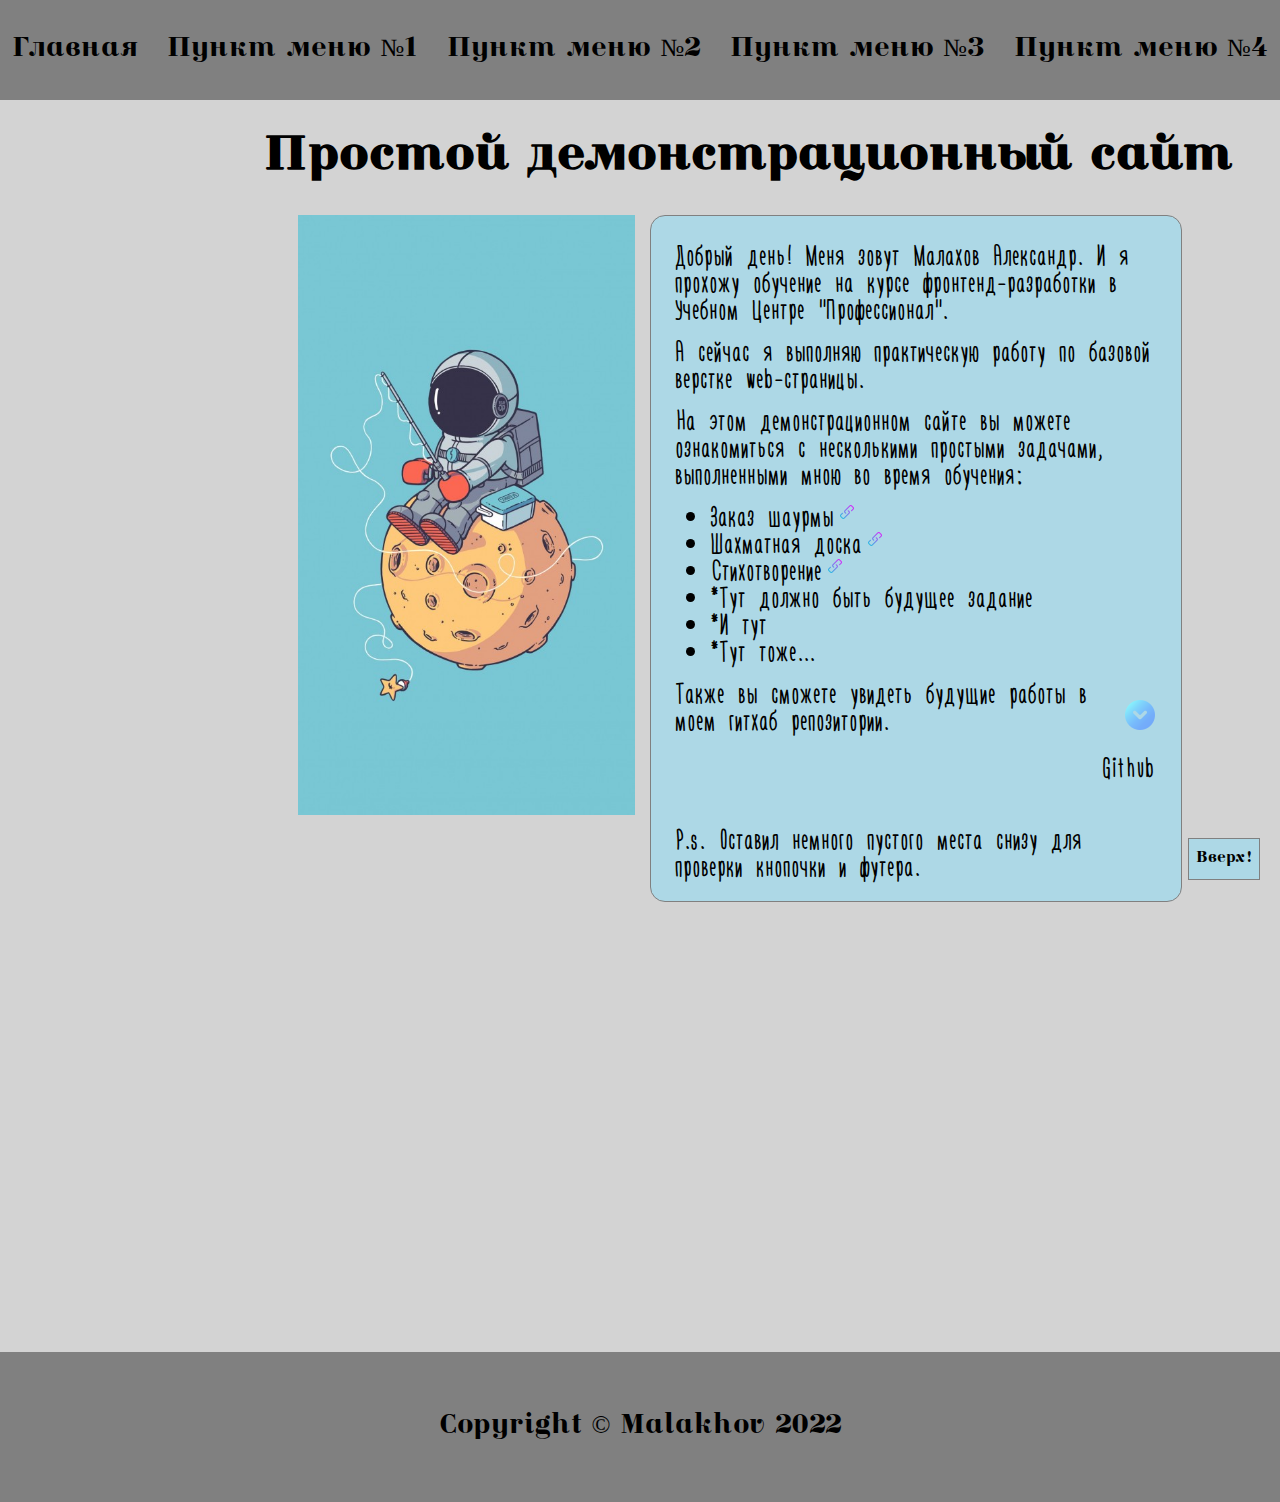
<file: всякие штуки/базовая верстка/index.html>
<!DOCTYPE html>
<html lang="ru">

<head>
    <meta charset="UTF-8">
    <link rel="stylesheet" type="text/css" href="style/style.css">
    <title>Базовая верстка</title>
</head>

<body>
    <header>
        <nav>
            <p>Главная</p>
            <p>Пункт меню №1</p>
            <p>Пункт меню №2</p>
            <p>Пункт меню №3</p>
            <p>Пункт меню №4</p>
        </nav>
    </header>
    <main>
        <div class="h">
            <h1>Простой демонстрационный сайт</h1>
        </div>
        <div class="main">
            <img class="img" src="img/astronavt.jpg">
            <div class="container">
                <p>Добрый день! Меня зовут Малахов Александр. И я прохожу обучение на курсе фронтенд-разработки в
                    Учебном Центре "Профессионал".</p>
                <p>А сейчас я выполняю практическую работу по базовой верстке
                    web-страницы.</p>
                <p>На этом демонстрационном сайте вы можете ознакомиться с несколькими простыми задачами, выполненными
                    мною во время обучения:</p>
                <ul>
                    <li><a class="list"
                            href="https://github.com/Kwazi13/For-study/tree/master/%D0%B2%D1%81%D1%8F%D0%BA%D0%B8%D0%B5%20%D1%88%D1%82%D1%83%D0%BA%D0%B8/%D0%B7%D0%B0%D0%BA%D0%B0%D0%B7%20%D1%88%D0%B0%D1%83%D1%80%D0%BC%D1%8B"
                            target="_blank">Заказ шаурмы</a></li>
                    <li><a class="list"
                            href="https://github.com/Kwazi13/For-study/tree/master/%D0%B2%D1%81%D1%8F%D0%BA%D0%B8%D0%B5%20%D1%88%D1%82%D1%83%D0%BA%D0%B8/%D1%88%D0%B0%D1%85%D0%BC%D0%B0%D1%82%D1%8B"
                            target="_blank">Шахматная доска</a></li>
                    <li><a class="list"
                            href="https://github.com/Kwazi13/For-study/tree/master/%D0%B2%D1%81%D1%8F%D0%BA%D0%B8%D0%B5%20%D1%88%D1%82%D1%83%D0%BA%D0%B8/%D1%81%D1%82%D0%B8%D1%85"
                            target="_blank">Стихотворение</a></li>
                    <li>*Тут должно быть будущее задание</li>
                    <li>*И тут</li>
                    <li>*Тут тоже...</li>
                </ul>
                <p class="git">Также вы сможете увидеть будущие работы в моем гитхаб репозитории.</p>
                <p class="left"><a class="left" href="https://github.com/Kwazi13/For-study" target="_blank">Github</a>
                </p>
                <p class="post_scriptum">P.s. Оставил немного пустого места снизу для проверки кнопочки и футера.</p>
            </div>
        </div>
        <div class="up"><a class="link" href="">Вверх!</a></div>
        <div class="empty"></div>
    </main>
    <footer>
        <p>Copyright &copy; Malakhov 2022</p>
    </footer>
</body>

</html>
</file>
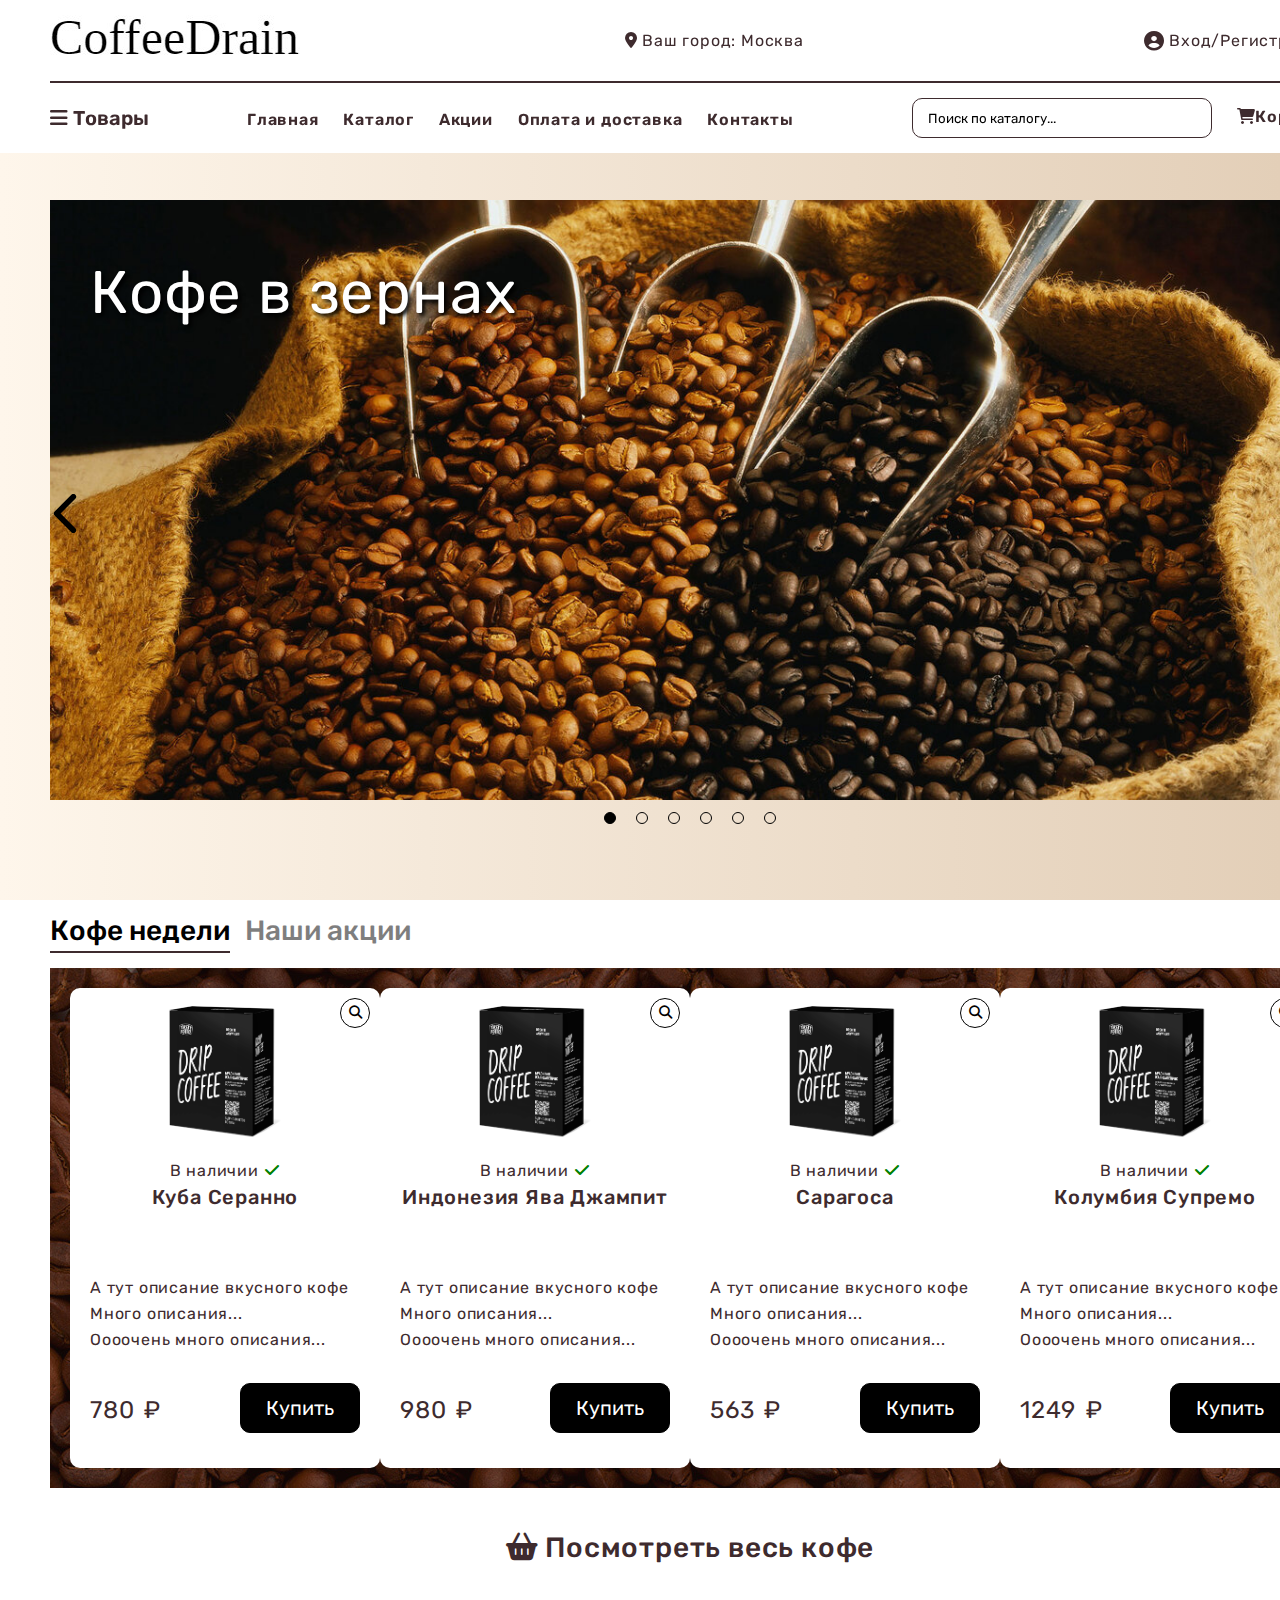
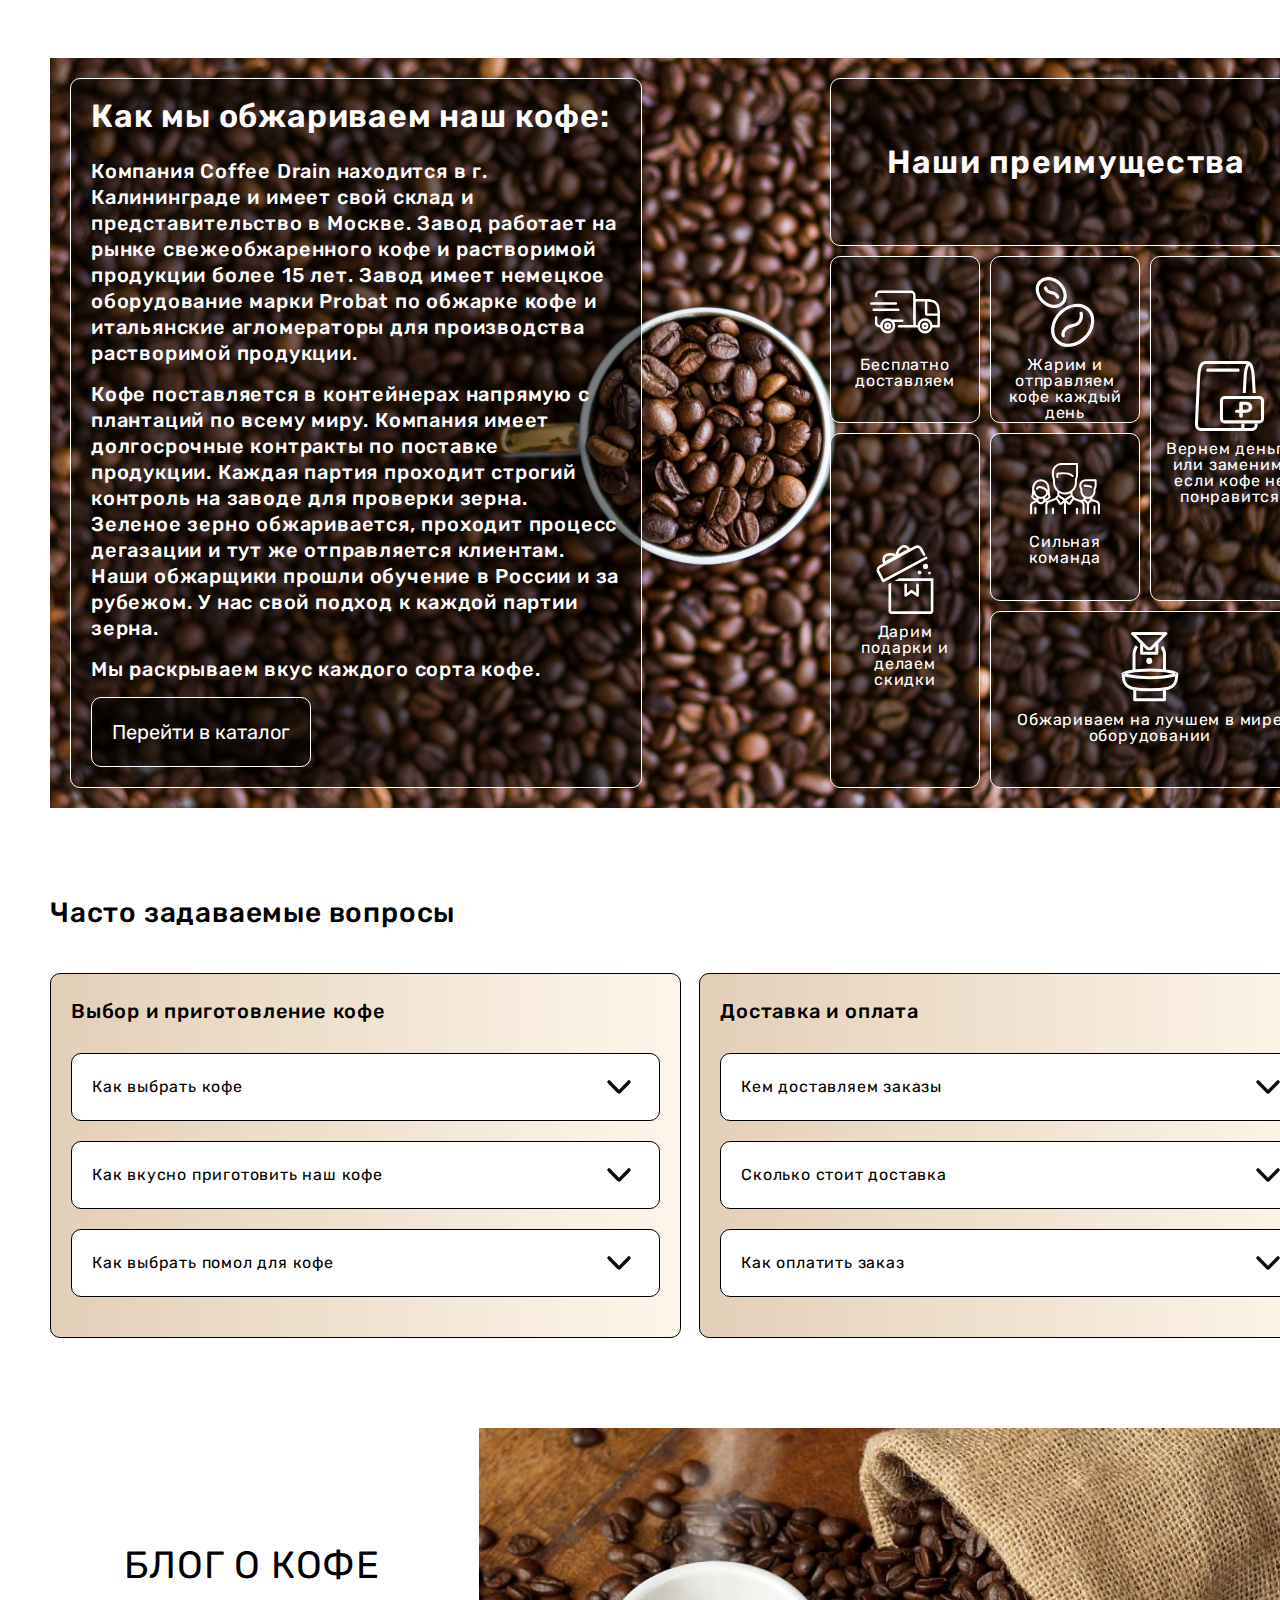
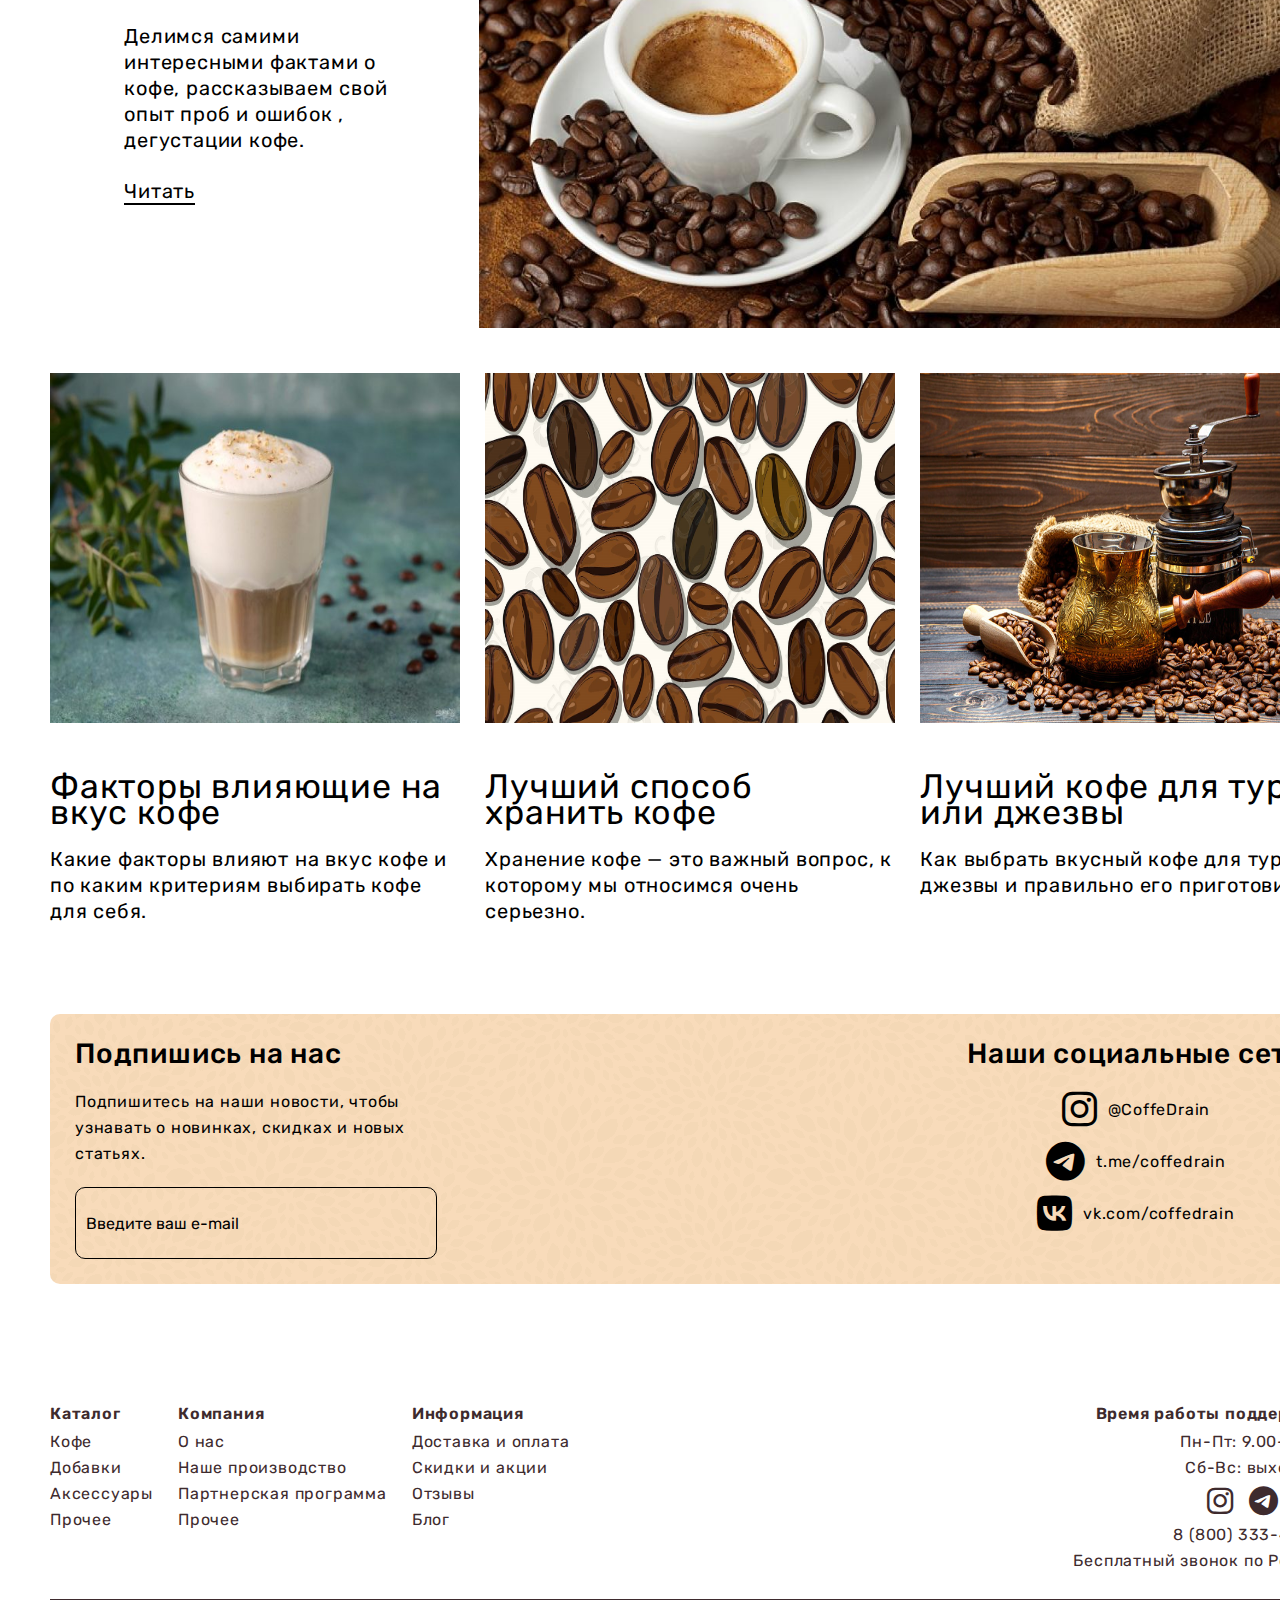
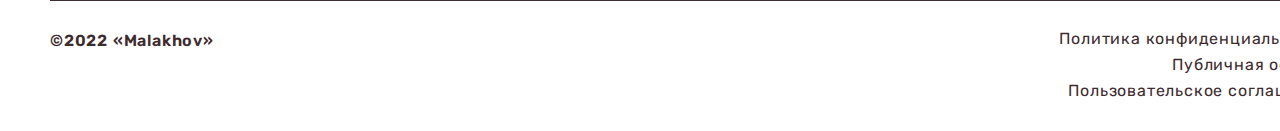
<file: всякие штуки/Магазин/index.html>
<!DOCTYPE html>
<html lang="ru">

<head>
    <meta charset="UTF-8">
    <meta name="viewport" content="width=device-width, initial-scale=1.0">
    <link rel="stylesheet" href="style/iconsfont.css">
    <link rel="stylesheet" href="style/style.css">
    <link rel="shortcut icon" type="image/x-icon" href="./images/beans.ico">
    <title>CoffeeDrain</title>
    <script defer src="js/jquery-3.6.1.min.js"></script>
    <script defer src="js/slick.min.js"></script>
    <script defer src="js/slider.js"></script>
    <script defer src="js/main.js"></script>
</head>

<body>
    <div class="app_please"></div>
    <header>
        <div class="container">
            <div class="top_block">
                <div class="logo">
                    <a href="index.html" class="logo"><img src="../Магазин/images/logo.jpg"></a>
                </div>
                <div class="left">
                    <div class="location">
                        <div id="city" title="Нажмите для выбора города">
                            <i class="fa-solid fa-location-dot"></i>
                            Ваш город: <span>Москва</span>
                        </div>
                    </div>
                    <div class="modal_city_screener"></div>
                    <div class="container_for_modal">
                        <div class="okno_city">
                            <a class="okno_city_close">х</a>
                            <h2>Выбор города</h2>
                            <div class="outline"></div>
                            <div class="goroda">
                                <div class="gf">
                                    <p>Москва</p>
                                    <p>Санкт-Петербург</p>
                                    <p>Архангельск</p>
                                    <p>Нижний Новгород</p>
                                    <p>Владивосток</p>
                                    <p>Омск</p>
                                    <p>Пермь</p>
                                    <p>Сургут</p>
                                    <p>Новосибирск</p>
                                    <p>Ростов-на-Дону</p>
                                </div>
                                <div class="gs">
                                    <p>Тула</p>
                                    <p>Ижевск</p>
                                    <p>Воронеж</p>
                                    <p>Саратов</p>
                                    <p>Тольятти</p>
                                    <p>Краснодар</p>
                                    <p>Иркутск</p>
                                    <p>Екатеринбург</p>
                                    <p>Тюмень</p>
                                    <p>Волгоград</p>
                                </div>
                                <div class="gt">
                                    <p>Мурманск</p>
                                    <p>Ульяновск</p>
                                    <p>Красноярск</p>
                                    <p>Уфа</p>
                                    <p>Челябинск</p>
                                    <p>Хабаровск</p>
                                    <p>Казань</p>
                                    <p>Самара</p>
                                    <p>Тверь</p>
                                    <p>Ярославль</p>
                                </div>
                            </div>
                        </div>
                    </div>
                </div>
                <div class="reg">
                    <div class="regestry_enter">
                        <i class="fa-solid fa-circle-user"></i>
                        Вход/Регистрация
                    </div>
                    <div class="login_s"></div>
                    <div class="container_for_modal">
                        <div class="login">
                            <a class="close_re">x</a>
                            <h2>Вход на сайт</h2>
                            <form action="" class="log_form">
                                <input type="text" name="E-mail" placeholder="E-mail">
                                <input type="text" name="pass" placeholder="Пароль">
                                <input class="submit_en" type="submit" value="Войти">
                                <a href="#">Забыли пароль?</a>
                                <div class="outline"></div>
                                <div class="icons">
                                    <i class="fa-brands fa-vk"></i>
                                    <i class="fa-solid fa-envelope"></i>
                                    <i class="fa-brands fa-apple"></i>
                                    <i class="fa-brands fa-facebook"></i>
                                    <i class="fa-brands fa-yandex"></i>
                                </div>
                                <div class="outline"></div>
                                <input class="submit_re" type="submit" value="Регистрация">
                            </form>
                        </div>
                    </div>
                </div>
            </div>
            <div class="outline"></div>
            <div class="bb">
                <div class="dropdown">
                    <div class="dropdown_scr"></div>
                    <button data-path="mm" class="dropdown_toggle fa-regular fa-bars">Товары</button>
                    <div class="container_for_modal">
                        <div data-target="mm" class="main_menu">
                            <ul>
                                <li><a href="product.html"><span>
                                            <i class="fa-solid fa-mug-hot"></i>
                                        </span>Кофе молотый</a></li>
                                <li><a href="product.html"><span>
                                            <i class="fa-solid fa-mug-hot"></i>
                                        </span>Кофе в зернах</a></li>
                                <li><a href="product.html"><span>
                                            <i class="fa-solid fa-mug-hot"></i>
                                        </span>Капсульный кофе</a></li>
                                <li><a href="product.html"><span>
                                            <i class="fa-solid fa-mug-hot"></i>
                                        </span>Ароматизированный кофе</a></li>
                                <li><a href="product.html"><span>
                                            <i class="fa-solid fa-mug-hot"></i>
                                        </span>Аксессуары</a></li>
                                <li><a href="product.html"><span>
                                            <i class="fa-solid fa-mug-hot"></i>
                                        </span>Наборы</a></li>
                                <li><a href="product.html"><span>
                                            <i class="fa-solid fa-mug-hot"></i>
                                        </span>Фирменные смеси</a></li>
                                <li><a href="product.html"><span>
                                            <i class="fa-solid fa-mug-hot"></i>
                                        </span>Подарочные сертификаты</a></li>
                                <li><a href="product.html"><span>
                                            <i class="fa-solid fa-mug-hot"></i>
                                        </span>Подписка на кофе</a></li>
                            </ul>
                        </div>
                    </div>
                </div>
                <div class="nav">
                    <a href="index.html">Главная</a>
                    <a href="katalog.html">Каталог</a>
                    <a href="">Акции</a>
                    <a href="">Оплата и доставка</a>
                    <a href="contacts.html">Контакты</a>
                </div>
                <div class="right">
                    <div class="search">
                        <input class="srch" type="text" placeholder="Поиск по каталогу...">
                    </div>
                    <div class="basket">
                        <a href="basket.html" class="cart">
                            <i class="fa-solid fa-cart-shopping"></i>Корзина</a>
                    </div>
                </div>
            </div>
        </div>
    </header>
    <main>
        <div class="container">
            <div class="slider">
                <div class="slider_item img_nmbr_one">
                    <img src="images/cofe_one.jpg" alt="">
                    <p>Кофе в зернах</p>
                </div>
                <div class="slider_item img_nmbr_two">
                    <img src="images/molotyj_kofe.jpg" alt="">
                    <p>Молотый кофе</p>
                </div>
                <div class="slider_item img_nmbr_tree">
                    <img src="images/rastvorimi_kofe.jpg" alt="">
                    <p>Растворимый кофе</p>
                </div>
                <div class="slider_item img_nmbr_four">
                    <img src="images/podarochni_nabor.jpg" alt="">
                    <p>Подарочные наборы</p>
                </div>
                <div class="slider_item img_nmbr_five">
                    <img src="images/kapsuli.jpg" alt="">
                    <p>Кофе в капсулах</p>
                </div>
                <div class="slider_item img_nmbr_six">
                    <img src="images/just_follow.jpg" alt="">
                    <p>Подпишись на нас &lt;3</p>
                </div>
            </div>
            <div class="predlojka">
                <button class="predlojka_cofe_sw">Кофе недели</button>
                <button class="predlojka_promotion_sw">Наши акции</button>
                <div class="cofe_w">
                    <div class="cartochka_towara_two towar_nb_one towar_style product" data-product-id="995">
                        <button class="more_less_info"><i class="fa-solid fa-magnifying-glass"></i></button>
                        <p class="in_stock">В наличии
                            <i class="fa-solid fa-check"></i>
                        </p>
                        <h1>Куба Серанно</h1>
                        <div class="div towar_p_style">
                            <p>А тут описание вкусного кофе</p>
                            <p>Много описания...</p>
                            <p>Оооочень много описания...</p>
                        </div>
                        <div class="new_price price">
                            <span>780</span>
                        </div>
                        <button class="product_buy promotion_towar_buy">Купить</button>
                        <div class="cartochka_towara_hover towar_style_hover">
                            <h3>Кофе с плантации
                                <button class="more_less_info"><i class="fa-solid fa-magnifying-glass"></i></button>
                            </h3>
                            <p><span>Регион:</span> Гуджи</p>
                            <p><span>Разновидность:</span> местные разновидности арабики</p>
                            <p><span>Урожай:</span> 2021 год</p>
                            <p><span>Способ обработки:</span> сухой</p>
                            <p><span>Обжарка:</span> средняя</p>
                            <p><span>Во вкусе:</span> сливочная карамель, манго, ром, вяленый банан, очень сочный кофе с
                                умеренной
                                кислотностью</p>
                        </div>
                    </div>
                    <div class="cartochka_towara_two towar_nb_two towar_style product" data-product-id="994">
                        <button class="more_less_info"><i class="fa-solid fa-magnifying-glass"></i></button>
                        <p class="in_stock">В наличии
                            <i class="fa-solid fa-check"></i>
                        </p>
                        <h1>Индонезия Ява Джампит</h1>
                        <div class="div towar_p_style">
                            <p>А тут описание вкусного кофе</p>
                            <p>Много описания...</p>
                            <p>Оооочень много описания...</p>
                        </div>
                        <div class="new_price price">
                            <span>980</span>
                        </div>
                        <button class="product_buy promotion_towar_buy">Купить</button>
                        <div class="cartochka_towara_two_hover towar_style_hover">
                            <h3>Кофе с плантации
                                <button class="more_less_info"><i class="fa-solid fa-magnifying-glass"></i></button>
                            </h3>
                            <p><span>Регион:</span> Гуджи</p>
                            <p><span>Разновидность:</span> местные разновидности арабики</p>
                            <p><span>Урожай:</span> 2021 год</p>
                            <p><span>Способ обработки:</span> сухой</p>
                            <p><span>Обжарка:</span> средняя</p>
                            <p><span>Во вкусе:</span> сливочная карамель, манго, ром, вяленый банан, очень сочный кофе с
                                умеренной
                                кислотностью</p>
                        </div>
                    </div>
                    <div class="cartochka_towara_two towar_nb_tree towar_style product" data-product-id="993">
                        <button class="more_less_info"><i class="fa-solid fa-magnifying-glass"></i></button>
                        <p class="in_stock">В наличии
                            <i class="fa-solid fa-check"></i>
                        </p>
                        <h1>Сарагоса</h1>
                        <div class="div towar_p_style">
                            <p>А тут описание вкусного кофе</p>
                            <p>Много описания...</p>
                            <p>Оооочень много описания...</p>
                        </div>
                        <div class="new_price price">
                            <span>563</span>
                        </div>
                        <button class="product_buy promotion_towar_buy">Купить</button>
                        <div class="cartochka_towara_tree_hover towar_style_hover">
                            <h3>Кофе с плантации
                                <button class="more_less_info"><i class="fa-solid fa-magnifying-glass"></i></button>
                            </h3>
                            <p><span>Регион:</span> Гуджи</p>
                            <p><span>Разновидность:</span> местные разновидности арабики</p>
                            <p><span>Урожай:</span> 2021 год</p>
                            <p><span>Способ обработки:</span> сухой</p>
                            <p><span>Обжарка:</span> средняя</p>
                            <p><span>Во вкусе:</span> сливочная карамель, манго, ром, вяленый банан, очень сочный кофе с
                                умеренной
                                кислотностью</p>
                        </div>
                    </div>
                    <div class="cartochka_towara_two towar_nb_four towar_style product" data-product-id="992">
                        <button class="more_less_info"><i class="fa-solid fa-magnifying-glass"></i></button>
                        <p class="in_stock">В наличии
                            <i class="fa-solid fa-check"></i>
                        </p>
                        <h1>Колумбия Супремо</h1>
                        <div class="div towar_p_style">
                            <p>А тут описание вкусного кофе</p>
                            <p>Много описания...</p>
                            <p>Оооочень много описания...</p>
                        </div>
                        <div class="new_price price">
                            <span>1249</span>
                        </div>
                        <button class="product_buy promotion_towar_buy">Купить</button>
                        <div class="cartochka_towara_four_hover towar_style_hover">
                            <h3>Кофе с плантации
                                <button class="more_less_info"><i class="fa-solid fa-magnifying-glass"></i></button>
                            </h3>
                            <p><span>Регион:</span> Гуджи</p>
                            <p><span>Разновидность:</span> местные разновидности арабики</p>
                            <p><span>Урожай:</span> 2021 год</p>
                            <p><span>Способ обработки:</span> сухой</p>
                            <p><span>Обжарка:</span> средняя</p>
                            <p><span>Во вкусе:</span> сливочная карамель, манго, ром, вяленый банан, очень сочный кофе с
                                умеренной
                                кислотностью</p>
                        </div>
                    </div>
                </div>
                <div class="Promotion">
                    <div class="cartochka_towara_tree towar_nb_five towar_style product" data-product-id="999">
                        <button class="more_less_info"><i class="fa-solid fa-magnifying-glass"></i></button>
                        <p class="in_stock">В наличии
                            <i class="fa-solid fa-check"></i>
                        </p>
                        <h1>Другой Milk Coffee</h1>
                        <div class="div towar_p_style">
                            <p>А тут описание вкусного кофе</p>
                            <p>Много описания...</p>
                            <p>Оооочень много описания...</p>
                        </div>
                        <div class="new_price price">
                            <span>130</span>
                        </div>
                        <button class="product_buy promotion_towar_buy">Купить</button>
                        <div class="cartochka_towara_five_hover towar_style_hover">
                            <h3>Кофе с плантации
                                <button class="more_less_info"><i class="fa-solid fa-magnifying-glass"></i></button>
                            </h3>
                            <p><span>Регион:</span> Гуджи</p>
                            <p><span>Разновидность:</span> местные разновидности арабики</p>
                            <p><span>Урожай:</span> 2021 год</p>
                            <p><span>Способ обработки:</span> сухой</p>
                            <p><span>Обжарка:</span> средняя</p>
                            <p><span>Во вкусе:</span> сливочная карамель, манго, ром, вяленый банан, очень сочный кофе с
                                умеренной
                                кислотностью</p>
                        </div>
                    </div>
                    <div class="cartochka_towara_tree towar_nb_six towar_style product" data-product-id="998">
                        <button class="more_less_info"><i class="fa-solid fa-magnifying-glass"></i></button>
                        <p class="in_stock">В наличии
                            <i class="fa-solid fa-check"></i>
                        </p>
                        <h1>Milk Coffee</h1>
                        <div class="div towar_p_style">
                            <p>А тут описание вкусного кофе</p>
                            <p>Много описания...</p>
                            <p>Оооочень много описания...</p>
                        </div>
                        <div class="new_price price">
                            <span>2800</span>
                        </div>
                        <button class="product_buy promotion_towar_buy">Купить</button>
                        <div class="cartochka_towara_six_hover towar_style_hover">
                            <h3>Кофе с плантации
                                <button class="more_less_info"><i class="fa-solid fa-magnifying-glass"></i></button>
                            </h3>
                            <p><span>Регион:</span> Гуджи</p>
                            <p><span>Разновидность:</span> местные разновидности арабики</p>
                            <p><span>Урожай:</span> 2021 год</p>
                            <p><span>Способ обработки:</span> сухой</p>
                            <p><span>Обжарка:</span> средняя</p>
                            <p><span>Во вкусе:</span> сливочная карамель, манго, ром, вяленый банан, очень сочный кофе с
                                умеренной
                                кислотностью</p>
                        </div>
                    </div>
                    <div class="cartochka_towara_tree towar_nb_seven towar_style product" data-product-id="997">
                        <button class="more_less_info"><i class="fa-solid fa-magnifying-glass"></i></button>
                        <p class="in_stock">В наличии
                            <i class="fa-solid fa-check"></i>
                        </p>
                        <h1>Бразилия Можиана</h1>
                        <div class="div towar_p_style">
                            <p>А тут описание вкусного кофе</p>
                            <p>Много описания...</p>
                            <p>Оооочень много описания...</p>
                        </div>
                        <div class="new_price price">
                            <span>4000</span>
                        </div>
                        <button class="product_buy promotion_towar_buy">Купить</button>
                        <div class="cartochka_towara_seven_hover towar_style_hover">
                            <h3>Кофе с плантации
                                <button class="more_less_info"><i class="fa-solid fa-magnifying-glass"></i></button>
                            </h3>
                            <p><span>Регион:</span> Гуджи</p>
                            <p><span>Разновидность:</span> местные разновидности арабики</p>
                            <p><span>Урожай:</span> 2021 год</p>
                            <p><span>Способ обработки:</span> сухой</p>
                            <p><span>Обжарка:</span> средняя</p>
                            <p><span>Во вкусе:</span> сливочная карамель, манго, ром, вяленый банан, очень сочный кофе с
                                умеренной
                                кислотностью</p>
                        </div>
                    </div>
                    <div class="cartochka_towara_tree towar_nb_eight towar_style product" data-product-id="996">
                        <button class="more_less_info"><i class="fa-solid fa-magnifying-glass"></i></button>
                        <p class="in_stock">В наличии
                            <i class="fa-solid fa-check"></i>
                        </p>
                        <h1>Пура Вида</h1>
                        <div class="div towar_p_style">
                            <p>А тут описание вкусного кофе</p>
                            <p>Много описания...</p>
                            <p>Оооочень много описания...</p>
                        </div>
                        <div class="new_price price">
                            <span>417</span>
                        </div>
                        <button class="product_buy promotion_towar_buy">Купить</button>
                        <div class="cartochka_towara_eight_hover towar_style_hover">
                            <h3>Кофе с плантации
                                <button class="more_less_info"><i class="fa-solid fa-magnifying-glass"></i></button>
                            </h3>
                            <p><span>Регион:</span> Гуджи</p>
                            <p><span>Разновидность:</span> местные разновидности арабики</p>
                            <p><span>Урожай:</span> 2021 год</p>
                            <p><span>Способ обработки:</span> сухой</p>
                            <p><span>Обжарка:</span> средняя</p>
                            <p><span>Во вкусе:</span> сливочная карамель, манго, ром, вяленый банан, очень сочный кофе с
                                умеренной
                                кислотностью</p>
                        </div>
                    </div>
                </div>
            </div>
            <h3 class="go_to_katalog"><a href="katalog.html">
                    <i class="fa-solid fa-basket-shopping"></i>
                    Посмотреть весь кофе</a></h3>
            <div class="roasting">
                <div class="roasting_text">
                    <h3>Как мы обжариваем наш кофе:</h3>
                    <p>Компания Coffee Drain находится в г. Калининграде и имеет свой склад и представительство в
                        Москве. Завод работает на рынке свежеобжаренного кофе и растворимой продукции более 15 лет.
                        Завод
                        имеет немецкое оборудование марки Probat по обжарке кофе и итальянские агломераторы для
                        производства
                        растворимой продукции.</p>
                    <p>Кофе поставляется в контейнерах напрямую с плантаций по всему миру. Компания имеет долгосрочные
                        контракты по поставке продукции. Каждая партия проходит строгий контроль на заводе для проверки
                        зерна. Зеленое зерно обжаривается, проходит процесс дегазации и тут же отправляется клиентам.
                        Наши
                        обжарщики прошли обучение в России и за рубежом. У нас свой подход к каждой партии зерна.</p>
                    <p>Мы раскрываем вкус каждого сорта кофе.</p>
                    <button><a href="katalog.html">Перейти в каталог</a></button>
                </div>
                <div class="grid_roasting">
                    <div class="our_benefits grid_roasting_items">
                        <p>Наши преимущества</p>
                    </div>
                    <div class="free_delivery grid_roasting_items"><img src="./images/car.svg" alt=""> Бесплатно
                        доставляем
                        <div class="free_delivery_hover">
                            <p>Отправляем кофе в день обжарки в любой город. Доставка почтой России бесплатна всегда
                                (кроме удаленных регионов).</p>
                        </div>
                    </div>
                    <div class="fry_cofe grid_roasting_items"><img src="./images/grain-ic.svg" alt=""> Жарим и
                        отправляем
                        кофе каждый день
                        <div class="fry_cofe_hover">
                            <p>Жарим кофе семь дней в неделю, отправляем на следующий день после заказа, чтобы вы
                                получали максимально свежий кофе.</p>
                        </div>
                    </div>
                    <div class="money_back grid_roasting_items">
                        <div class="money_back_content"><img src="./images/packaging-price.svg" alt=""> Вернем
                            деньги или заменим,
                            если кофе не понравится
                            <div class="money_back_hover">
                                <p>Если кофе вам не понравится — бесплатно заменим или вернем оплату. Это наша гарантия.
                                </p>
                            </div>
                        </div>
                    </div>
                    <div class="gifts grid_roasting_items">
                        <div class="gifts_content"><img src="./images/open-gift.svg" alt=""> Дарим подарки
                            и делаем скидки
                            <div class="gifts_hover">
                                <p>За каждые 1000 рублей в заказе вы получаете +1% к накопительной скидке на следующие
                                    заказы. Максимальная скидка — 15%. Кроме того, мы дарим кофе, чай или аксессуар при
                                    покупке 6 пачек кофе по 250 г.</p>
                            </div>
                        </div>
                    </div>
                    <div class="our_team grid_roasting_items"><img src="./images/team.svg" alt=""> Сильная
                        команда
                        <div class="our_team_hover">
                            <p>В нашей команде первоклассные SCA профессионалы (Roasting, Green Coffee,
                                Brewing, Barista).</p>
                        </div>
                    </div>
                    <div class="best_tools grid_roasting_items"><img src="./images/equipment.svg" alt=""> Обжариваем на
                        лучшем
                        в мире оборудовании
                        <div class="best_tools_hover">
                            <p>Мы поддерживаем микроклимат на складе для зеленого кофе, используем лучшие в мире ростеры
                                Probat и Loring, проверяем каждую партию кофе лазерными колориметрами Colortrack. А
                                после обжарки дополнительно очищаем с помощью специального оптического колорсортера
                                Sovda.</p>
                        </div>
                    </div>
                </div>
            </div>
            <h3 class="faq_h">Часто задаваемые вопросы</h3>
            <div class="faq">
                <div class="faq_choose">
                    <h3>Выбор и приготовление кофе</h3>
                    <div class="faq_item f_i_f">
                        <h4>Как выбрать кофе
                            <img src="./images/Arrow_down.svg" alt="">
                        </h4>
                        <p>Мы сделали удобный фильтр в каталоге кофе, благодаря которому легко выбрать и купить то, что
                            нужно. Оттолкнуться рекомендуем от вкусовых предпочтений, способа приготовления, страны
                            произрастания или степени обжарки, а убедиться в правильности выбора можно в самой карточке
                            товара, где есть подробное описание и характеристики кофе.</p>
                    </div>
                    <div class="faq_item f_i_s">
                        <h4>Как вкусно приготовить наш кофе
                            <img src="./images/Arrow_down.svg" alt="">
                        </h4>
                        <p>В каждой карточке товара находится блок с рекомендованными способами приготовления, нажав на
                            которые можно посмотреть видео рецепт. Также, на банках и пачках есть QR-код на плейлист по
                            приготовлению кофе в домашних условиях.</p>
                    </div>
                    <div class="faq_item f_i_t">
                        <h4>Как выбрать помол для кофе
                            <img src="./images/Arrow_down.svg" alt="">
                        </h4>
                        <p>Если вам нужно помолоть кофе, то мы можем это бесплатно сделать именно под ваш способ
                            приготовления, для этого просто выберете его в карточке товара.</p>
                    </div>
                </div>
                <div class="faq_payment">
                    <h3>Доставка и оплата</h3>
                    <div class="faq_item f_p_f">
                        <h4>Кем доставляем заказы
                            <img src="./images/Arrow_down.svg" alt="">
                        </h4>
                        <p>Розничным покупателям мы отправляем заказы службами: СДЭК, Почта России, Pick Point и DPD, а
                            оптовикам: ПЭК, Деловые линии и DPD.</p>
                    </div>
                    <div class="faq_item f_p_s">
                        <h4>Сколько стоит доставка
                            <img src="./images/Arrow_down.svg" alt="">
                        </h4>
                        <p>Практически каждый розничный заказ по России мы доставляем за наш счет.
                            Более подробно о компенсации доставки можно прочитать тут</p>
                    </div>
                    <div class="faq_item f_p_t">
                        <h4>Как оплатить заказ
                            <img src="./images/Arrow_down.svg" alt="">
                        </h4>
                        <p>Розничные покупатели могут оплатить заказ как при получении, так и на сайте, причём, при
                            выборе второго способа оплаты можно получить дополнительную скидку в 2,5%
                            Оптовые покупатели также могут оплатить заказ на сайте, либо через расчетный счет, как
                            удобнее.</p>
                    </div>
                </div>
            </div>
            <div class="follow">
                <div class="follow_interesting">
                    <div class="follow_interesting_item">
                        <h4>Блог о кофе</h4>
                        <div class="follow_interesting_text"> Делимся самими интересными фактами о кофе, рассказываем
                            свой опыт проб и ошибок , дегустации
                            кофе.</div>
                        <a href="#">Читать</a>
                    </div>
                    <div class="follow_interesting_cartoon"><img src="./images/coffe_polza.jpg" alt=""></div>
                </div>
                <div class="follow_interesting follow_interesting_bottom">
                    <div class="follow_interesting_item_b">
                        <div class="follow_interesting_cartoon_bottom"><img src="./images/vanilnii_latte.jpg" alt="">
                        </div>
                        <h4>Факторы влияющие на вкус кофе</h4>
                        Какие факторы влияют на вкус кофе и по каким критериям выбирать кофе для себя.
                    </div>
                    <div class="follow_interesting_item_b">
                        <div class="follow_interesting_cartoon_bottom"><img src="./images/coffee_beans.jpg" alt="">
                        </div>
                        <h4>Лучший способ хранить кофе</h4>
                        Хранение кофе — это важный вопрос, к которому мы относимся очень серьезно.
                    </div>
                    <div class="follow_interesting_item_b">
                        <div class="follow_interesting_cartoon_bottom"><img src="./images/turka.jpg" alt=""></div>
                        <h4>Лучший кофе для турки или джезвы</h4>
                        Как выбрать вкусный кофе для турки и джезвы и правильно его приготовить.
                    </div>
                </div>
            </div>
            <div class="follow_social">
                <h4>Подпишись на нас</h4>
                <p>Подпишитесь на наши новости, чтобы узнавать о новинках, скидках и новых статьях.</p>
                <input class="follow_s_i" type="text" placeholder="Введите ваш e-mail">
                <div class="our_social">
                    <h4>Наши социальные сети</h4>
                    <a href="#">
                        <i class="fa-brands fa-instagram"></i>
                        @CoffeDrain</a>
                    <a href="#">
                        <i class="fa-brands fa-telegram"></i>
                        t.me/coffedrain</a>
                    <a href="#">
                        <i class="fa-brands fa-vk"></i>
                        vk.com/coffedrain</a>
                </div>
            </div>

        </div>
    </main>
    <footer>
        <div class="container">
            <div class="footer_menu">
                <ul>
                    <li>Каталог</li>
                    <li><a href="">Кофе</a></li>
                    <li><a href="">Добавки</a></li>
                    <li><a href="">Аксессуары</a></li>
                    <li><a href="">Прочее</a></li>
                </ul>
                <ul>
                    <li>Компания</li>
                    <li><a href="">О нас</a></li>
                    <li><a href="">Наше производство</a></li>
                    <li><a href="">Партнерская программа</a></li>
                    <li><a href="">Прочее</a></li>
                </ul>
                <ul>
                    <li>Информация</li>
                    <li><a href="">Доставка и оплата</a></li>
                    <li><a href="">Скидки и акции</a></li>
                    <li><a href="">Отзывы</a></li>
                    <li><a href="">Блог</a></li>
                </ul>
                <div class="footer_links">
                    <ul>
                        <li>Время работы поддержки:</li>
                        <li>Пн-Пт: 9.00-18.00</li>
                        <li>Сб-Вс: выходной</li>
                        <li class="icons"><i class="fa-brands fa-instagram"></i>
                            <i class="fa-brands fa-telegram"></i>
                            <i class="fa-brands fa-vk"></i>
                        </li>
                        <li>8 (800) 333-49-80</li>
                        <li>Бесплатный звонок по России</li>
                    </ul>
                </div>
            </div>
            <div class="outline"></div>
            <div class="footer_copywriting">
                <p>&copy;2022 «Malakhov»</p>
                <ul>
                    <li><a href="">Политика конфиденциальности</a></li>
                    <li><a href="">Публичная оферта</a></li>
                    <li><a href="">Пользовательское соглашение</a></li>
                </ul>
            </div>
        </div>
    </footer>
</body>

</html>
</file>
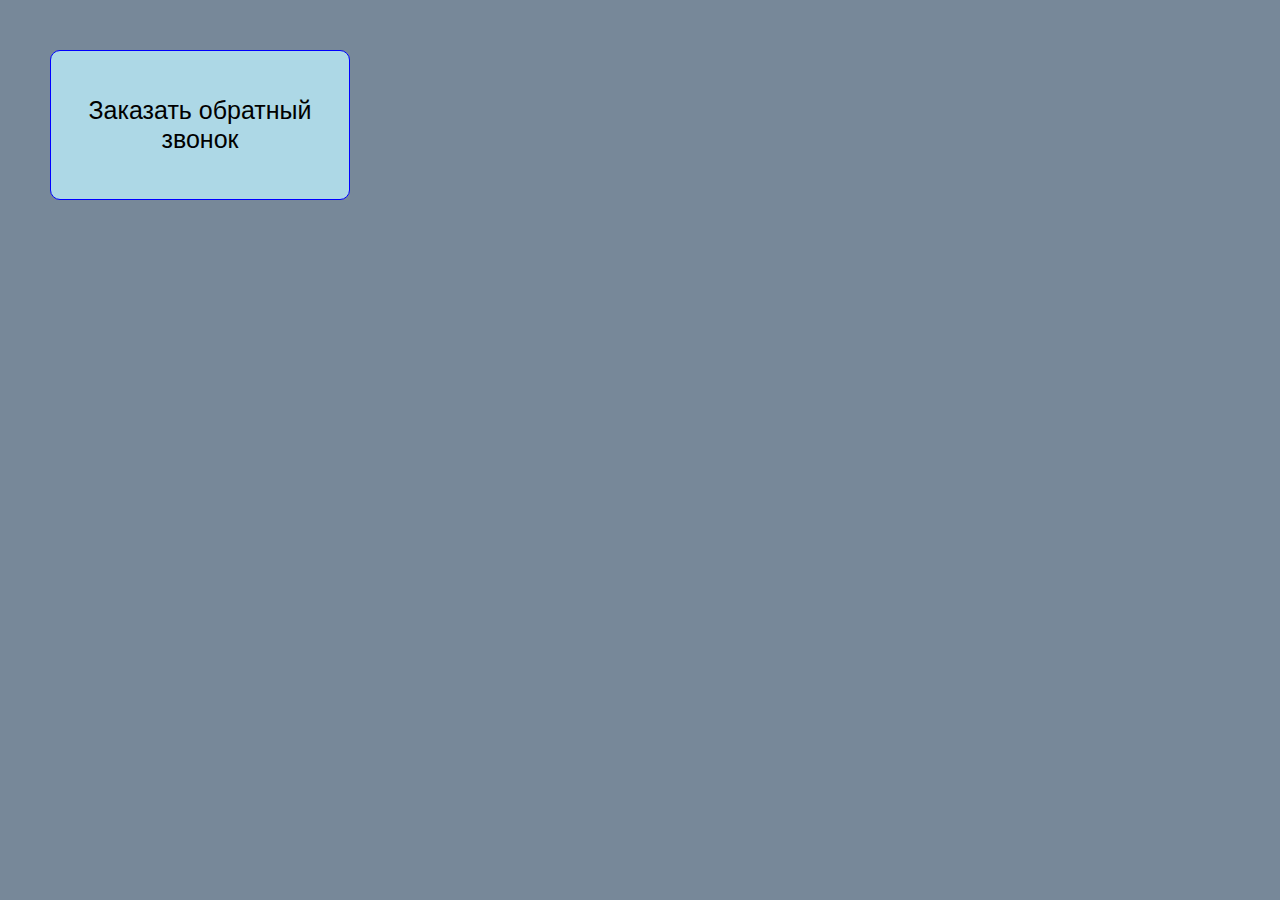
<file: всякие штуки/модальное окно/index.html>
<!DOCTYPE html>
<html lang="ru">

<head>
    <meta charset="UTF-8">
    <meta name="viewport" content="width=device-width, initial-scale=1.0">
    <link rel="stylesheet" href="style/style.css">
    <title>Popup</title>
</head>

<body>
    <button class="trigger">Заказать обратный звонок</button>
    <div class="container">
        <div class="okno call_me">
            <a class="close">x</a>
            <h2>Заказать обратный звонок</h2>
            <p>Не можете дозвонится? Кончаются деньги на мобильном телефоне?

                Просто укажите свое имя и телефон и мы свяжемся с вами.</p>
            <form action="">
                <p>Имя:</p>
                <input type="text" name="name">
                <p>Телефон:</p>
                <input type="text" name="name" placeholder="+7 (495) 123-45-67">
                <input class="submit" type="submit" value="Позвонить мне">
            </form>
        </div>
    </div>
    <script src="https://ajax.googleapis.com/ajax/libs/jquery/3.6.1/jquery.min.js"></script>
    <script>
        $('.trigger').on('click', function () {
            $('.container').addClass('active');
            setTimeout(function () {
                $('.container').find(".okno").css({
                    transform: "rotateX(0)"
                });
            }, 200);

        });
        $('.close').on('click', function () {
            $('.container').find(".okno").css({
                transform: "rotateX(90deg)"
            });
            setTimeout(function () {
                $('.container').removeClass('active');
            }, 200);
        });
    </script>
</body>

</html>
</file>
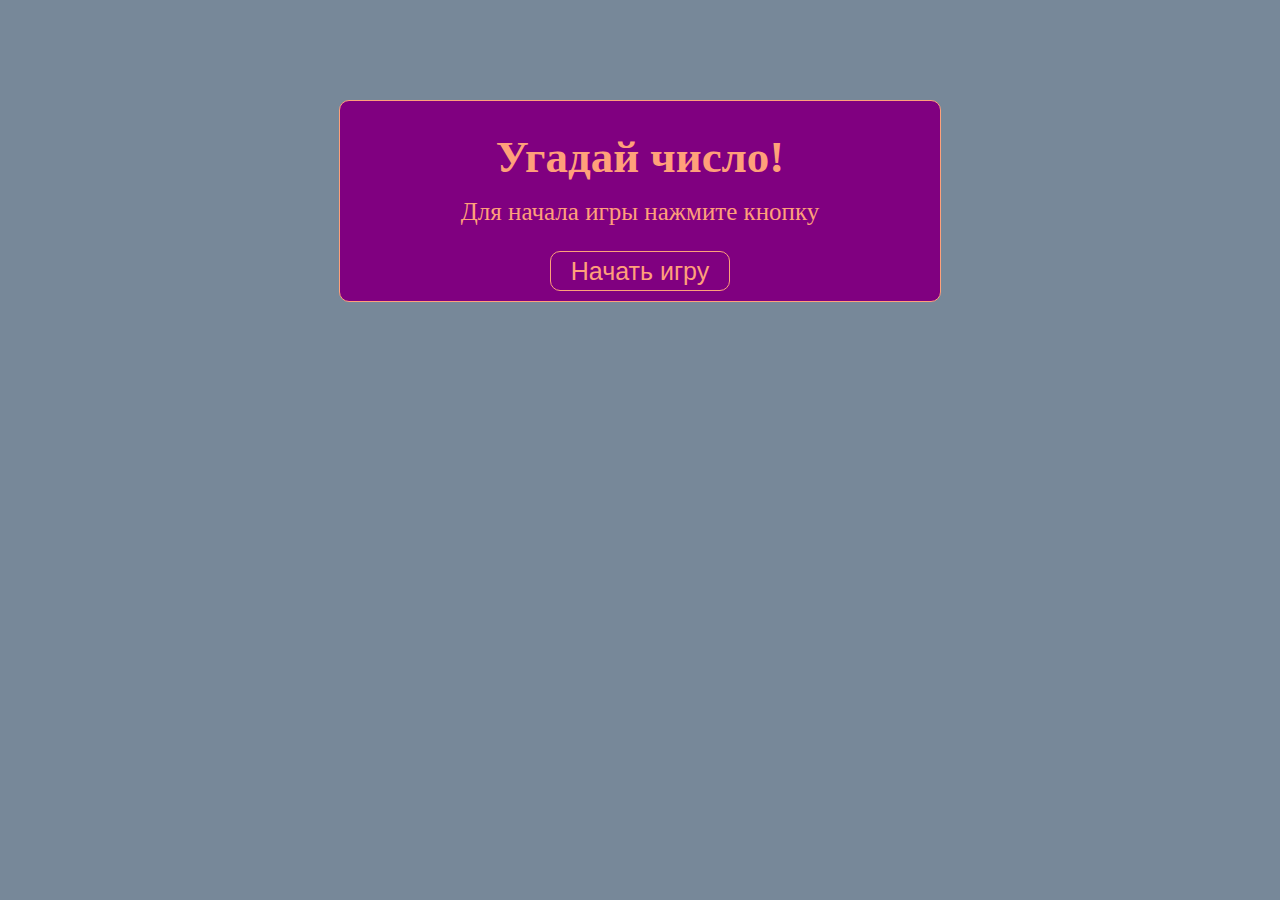
<file: всякие штуки/Угадай число!/index.html>
<!DOCTYPE html>
<html lang="ru">

<head>
    <meta charset="UTF-8">
    <meta name="viewport" content="width=device-width, initial-scale=1.0">
    <link rel="stylesheet" href="style/style.css">
    <title>Угадай число!</title>
</head>

<body>
    <main>
        <div class="container">
            <h1>Угадай число!</h1>
            <div class="first_step">
                <p>Для начала игры нажмите кнопку</p>
                <button class="gg">Начать игру</button>
            </div>
            <div class="second">
                <p>Введите число от 1 до 100</p>
                <ul id="output"></ul>
            </div>
            <form id="prompt">
                <input>
            </form>
            <div class="refresh">
                <button class="re">Начать игру</button>
            </div>
        </div>
    </main>
    <script src="js/main.js"></script>
</body>

</html>
</file>
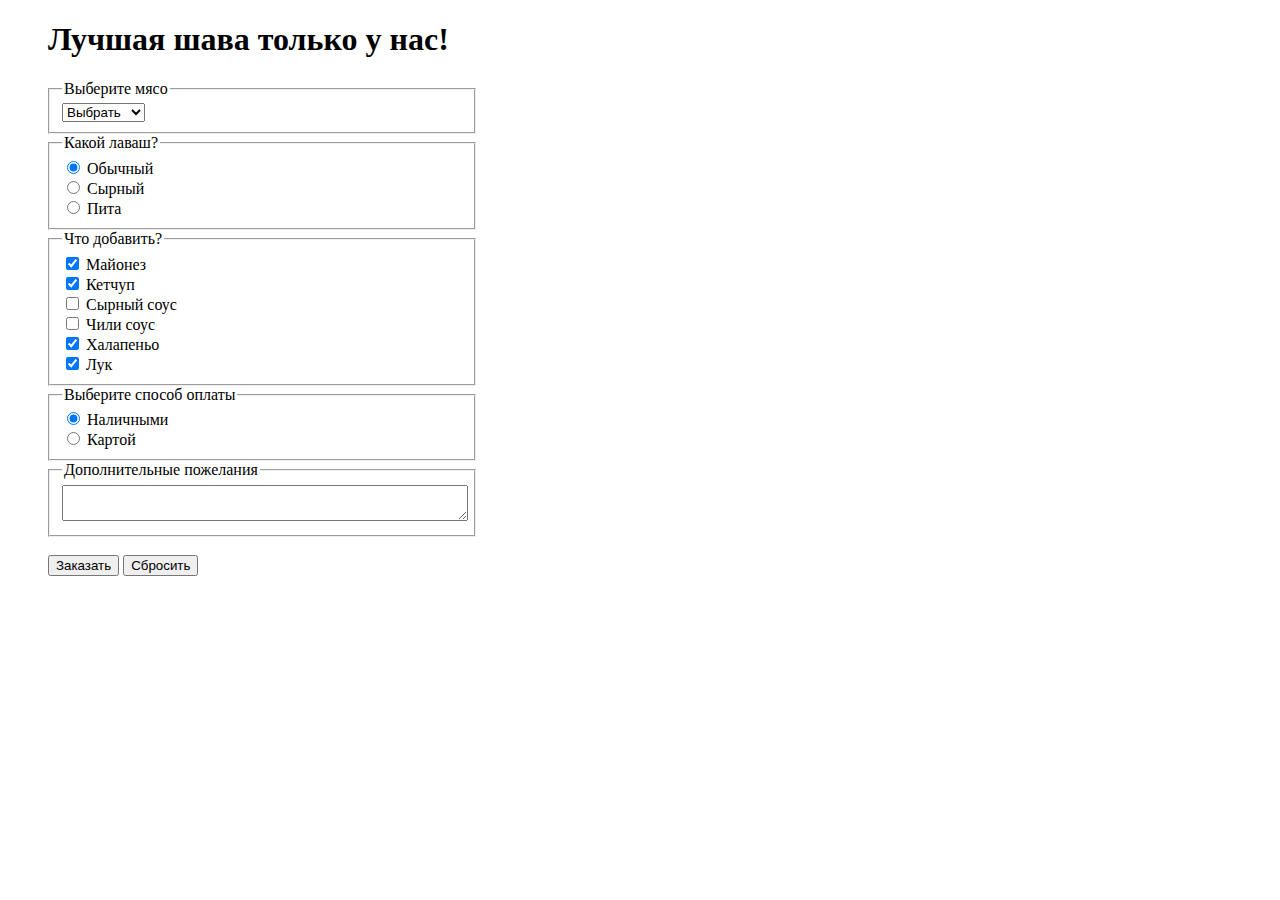
<file: всякие штуки/заказ шаурмы/заказ шаурмы.html>
<!DOCTYPE html>
<html lang="ru">

<head>
    <meta charset="UTF-8">
    <title>Заказ шаурмы</title>
</head>

<body>
    <h1 style="margin-left: 40px">Лучшая шава только у нас!</h1>
    <form action="" method="GET">
        <fieldset style="width: 400px; margin-left: 40px">
            <legend>Выберите мясо</legend>
            <select>
                <option disabled selected>Выбрать</option>
                <option>Курица</option>
                <option>Говядина</option>
                <option>Баранина</option>
            </select>
        </fieldset>
        <fieldset style="width: 400px; margin-left: 40px">
            <legend>Какой лаваш?</legend>
            <input type="radio" name="pita" checked>
            <label for="thin">Обычный</label>
            <br>
            <input type="radio" name="pita">
            <label for="thin">Сырный</label>
            <br>
            <input type="radio" name="pita">
            <label for="thin">Пита</label>
        </fieldset>
        <fieldset style="width: 400px; margin-left: 40px">
            <legend>Что добавить?</legend>
            <input type="checkbox" checked>
            <label>Майонез</label>
            <br>
            <input type="checkbox" checked>
            <label>Кетчуп</label>
            <br>
            <input type="checkbox">
            <label>Сырный соус</label>
            <br>
            <input type="checkbox">
            <label>Чили соус</label>
            <br>
            <input type="checkbox" checked>
            <label>Халапеньо</label>
            <br>
            <input type="checkbox" checked>
            <label>Лук</label>
        </fieldset>
        <fieldset style="width: 400px; margin-left: 40px">
            <legend>Выберите способ оплаты</legend>
            <input type="radio" checked>
            <label>Наличными</label>
            <br>
            <input type="radio">
            <label>Картой</label>
        </fieldset>
        <fieldset style="width: 400px; margin-left: 40px">
            <legend>Дополнительные пожелания</legend>
            <textarea style="width: 100%;"></textarea>
        </fieldset>
        <br>
        <input type="submit" value="Заказать" style="margin-left: 40px">
        <input type="reset" value="Сбросить">
    </form>
</body>

</html>
</file>
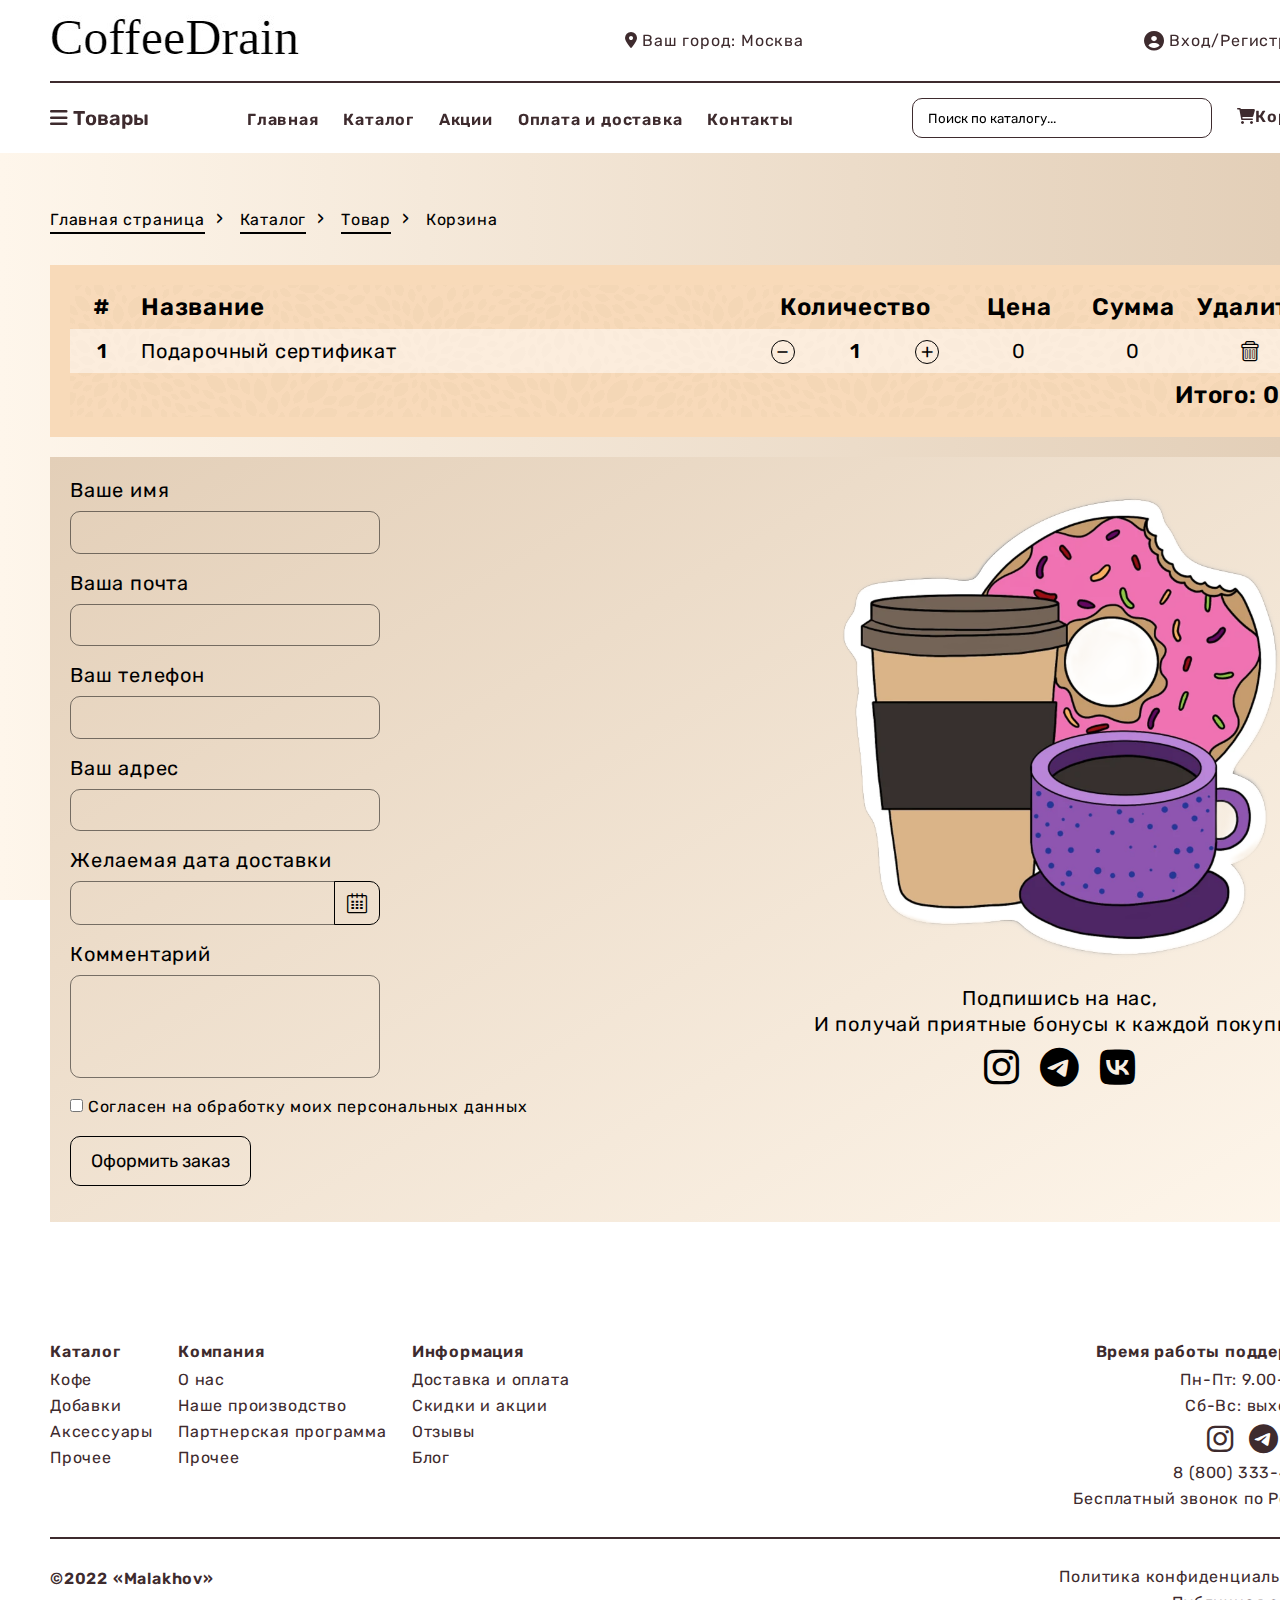
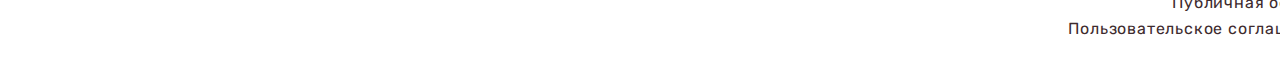
<file: всякие штуки/Магазин/basket.html>
<!DOCTYPE html>
<html lang="ru">

<head>
    <meta charset="UTF-8">
    <meta name="viewport" content="width=device-width, initial-scale=1.0">
    <link rel="stylesheet" href="style/iconsfont.css">
    <link rel="stylesheet" href="style/style.css">
    <link rel="shortcut icon" type="image/x-icon" href="./images/beans.ico">
    <title>Корзина</title>
    <script defer src="js/jquery-3.6.1.min.js"></script>
    <script defer src="js/jquery-ui.min.js"></script>
    <script defer src="js/katalog.js"></script>
    <script defer src="js/main.js"></script>
</head>

<body>
    <div class="app_please"></div>
    <header>
        <div class="container">
            <div class="top_block">
                <div class="logo">
                    <a href="index.html" class="logo"><img src="../Магазин/images/logo.jpg"></a>
                </div>
                <div class="left">
                    <div class="location">
                        <div id="city" title="Нажмите для выбора города">
                            <i class="fa-solid fa-location-dot"></i>
                            Ваш город: <span>Москва</span>
                        </div>
                    </div>
                    <div class="modal_city_screener"></div>
                    <div class="container_for_modal">
                        <div class="okno_city">
                            <a class="okno_city_close">х</a>
                            <h2>Выбор города</h2>
                            <div class="outline"></div>
                            <div class="goroda">
                                <div class="gf">
                                    <p>Москва</p>
                                    <p>Санкт-Петербург</p>
                                    <p>Архангельск</p>
                                    <p>Нижний Новгород</p>
                                    <p>Владивосток</p>
                                    <p>Омск</p>
                                    <p>Пермь</p>
                                    <p>Сургут</p>
                                    <p>Новосибирск</p>
                                    <p>Ростов-на-Дону</p>
                                </div>
                                <div class="gs">
                                    <p>Тула</p>
                                    <p>Ижевск</p>
                                    <p>Воронеж</p>
                                    <p>Саратов</p>
                                    <p>Тольятти</p>
                                    <p>Краснодар</p>
                                    <p>Иркутск</p>
                                    <p>Екатеринбург</p>
                                    <p>Тюмень</p>
                                    <p>Волгоград</p>
                                </div>
                                <div class="gt">
                                    <p>Мурманск</p>
                                    <p>Ульяновск</p>
                                    <p>Красноярск</p>
                                    <p>Уфа</p>
                                    <p>Челябинск</p>
                                    <p>Хабаровск</p>
                                    <p>Казань</p>
                                    <p>Самара</p>
                                    <p>Тверь</p>
                                    <p>Ярославль</p>
                                </div>
                            </div>
                        </div>
                    </div>
                </div>
                <div class="reg">
                    <div class="regestry_enter">
                        <i class="fa-solid fa-circle-user"></i>
                        Вход/Регистрация
                    </div>
                    <div class="login_s"></div>
                    <div class="container_for_modal">
                        <div class="login">
                            <a class="close_re">x</a>
                            <h2>Вход на сайт</h2>
                            <div class="log_form">
                                <input type="text" name="E-mail" placeholder="E-mail" id="fake_email">
                                <input type="text" name="pass" placeholder="Пароль" id="fake_pass">
                                <input class="submit_en" type="submit" value="Войти" id="fake_submit">
                                <a href="#">Забыли пароль?</a>
                                <div class="outline"></div>
                                <div class="icons">
                                    <i class="fa-brands fa-vk"></i>
                                    <i class="fa-solid fa-envelope"></i>
                                    <i class="fa-brands fa-apple"></i>
                                    <i class="fa-brands fa-facebook"></i>
                                    <i class="fa-brands fa-yandex"></i>
                                </div>
                                <div class="outline"></div>
                                <input class="submit_re" type="submit" value="Регистрация" id="fake_rege">
                            </div>
                        </div>
                    </div>
                </div>
            </div>
            <div class="outline"></div>
            <div class="bb">
                <div class="dropdown">
                    <div class="dropdown_scr"></div>
                    <button data-path="mm" class="dropdown_toggle fa-regular fa-bars">Товары</button>
                    <div class="container_for_modal">
                        <div data-target="mm" class="main_menu">
                            <ul>
                                <li><a href="product.html"><span>
                                            <i class="fa-solid fa-mug-hot"></i>
                                        </span>Кофе молотый</a></li>
                                <li><a href="product.html"><span>
                                            <i class="fa-solid fa-mug-hot"></i>
                                        </span>Кофе в зернах</a></li>
                                <li><a href="product.html"><span>
                                            <i class="fa-solid fa-mug-hot"></i>
                                        </span>Капсульный кофе</a></li>
                                <li><a href="product.html"><span>
                                            <i class="fa-solid fa-mug-hot"></i>
                                        </span>Ароматизированный кофе</a></li>
                                <li><a href="product.html"><span>
                                            <i class="fa-solid fa-mug-hot"></i>
                                        </span>Аксессуары</a></li>
                                <li><a href="product.html"><span>
                                            <i class="fa-solid fa-mug-hot"></i>
                                        </span>Наборы</a></li>
                                <li><a href="product.html"><span>
                                            <i class="fa-solid fa-mug-hot"></i>
                                        </span>Фирменные смеси</a></li>
                                <li><a href="product.html"><span>
                                            <i class="fa-solid fa-mug-hot"></i>
                                        </span>Подарочные сертификаты</a></li>
                                <li><a href="product.html"><span>
                                            <i class="fa-solid fa-mug-hot"></i>
                                        </span>Подписка на кофе</a></li>
                            </ul>
                        </div>
                    </div>
                </div>
                <div class="nav">
                    <a href="index.html">Главная</a>
                    <a href="katalog.html">Каталог</a>
                    <a href="">Акции</a>
                    <a href="">Оплата и доставка</a>
                    <a href="contacts.html">Контакты</a>
                </div>
                <div class="right">
                    <div class="search">
                        <input class="srch" type="text" placeholder="Поиск по каталогу...">
                    </div>
                    <div class="basket">
                        <a href="basket.html" class="cart">
                            <i class="fa-solid fa-cart-shopping"></i>Корзина</a>
                    </div>
                </div>
            </div>
        </div>
    </header>
    <main class="order">
        <div class="container">
            <ul class="breadcrumbs" itemscope itemtype="https://schema.org/BreadcrumbList">
                <li itemprop="itemListElement" itemscope itemtype="https://schema.org/ListItem">
                    <a href="index.html">
                        <span itemprop="name">Главная страница</span>
                    </a>
                    <meta itemprop="position" content="1">
                    <link itemprop="url" href="index.html">
                </li>

                <li itemprop="itemListElement" itemscope itemtype="https://schema.org/ListItem">
                    <a href="katalog.html">
                        <span itemprop="name">Каталог</span>
                    </a>
                    <meta itemprop="position" content="2">
                    <link itemprop="url" href="katalog.html">
                </li>
                <li itemprop="itemListElement" itemscope itemtype="https://schema.org/ListItem">
                    <a href="product.html">
                        <span itemprop="name">Товар</span>
                    </a>
                    <meta itemprop="position" content="3">
                    <link itemprop="url" href="product.html">
                </li>

                <li itemprop="itemListElement" itemscope itemtype="https://schema.org/ListItem">
                    <span itemprop="name">Корзина</span>
                    <meta itemprop="position" content="4">
                    <link itemprop="url" href="basket.html">
                </li>
            </ul>
        </div>
        <div class="container">
            <table class="table table-striped">
                <thead>
                    <tr>
                        <th scope="col" class="index">#</th>
                        <th scope="col" class="name">Название</th>
                        <th scope="col" class="qty">Количество</th>
                        <th scope="col" class="price">Цена</th>
                        <th scope="col" class="sum">Сумма</th>
                        <th scope="col" class="delete">Удалить</th>
                    </tr>
                </thead>
                <tbody>
                    <!-- список товаров генерим на лету -->
                </tbody>
                <tfoot>
                    <tr>
                        <th scope="col" class="index"></th>
                        <th scope="col" class="allsum" colspan="5">
                            Итого:
                            <span></span>
                        </th>
                    </tr>
                </tfoot>
            </table>
        </div>
        <div class="container container_form_promokod">
            <form>
                <div class="mb-3">
                    <label for="name" class="form-label">Ваше имя</label>
                    <input type="text" class="form-control" id="name" name="name">
                </div>
                <div class="mb-3">
                    <label for="mail" class="form-label">Ваша почта</label>
                    <input type="text" class="form-control" id="mail" name="mail">
                </div>
                <div class="mb-3">
                    <label for="phone" class="form-label">Ваш телефон</label>
                    <input type="text" class="form-control" id="phone" name="phone">
                </div>
                <div class="mb-3">
                    <label for="addr" class="form-label">Ваш адрес</label>
                    <input type="text" class="form-control" id="addr" name="addr">
                </div>
                <label for="date" class="form-label">Желаемая дата доставки</label>
                <div class="input-group mb-3">
                    <input type="text" class="form-control" id="date" name="date" readonly>
                    <button class="btn btn-outline-secondary icon" type="button">&#xe907;</button>
                </div>
                <div class="mb-3">
                    <label for="comm" class="form-label">Комментарий</label>
                    <textarea class="form-control" id="comm" name="comm" rows="3"></textarea>
                </div>
                <div class="mb-3 form-check">
                    <input type="checkbox" class="form-check-input" id="agree" name="agree">
                    <label class="form-check-label" for="agree">
                        <i>Согласен на обработку моих персональных данных</i>
                        <span>Пожалуйста поставьте тут галочку (Согласен на обработку моих персональных данных)</span>
                    </label>
                </div>
                <div class="mb-3">
                    <button type="button" class="btn btn-primary submit">Оформить заказ</button>
                </div>
            </form>
            <div class="promokod_i_pred">
                <img src="./images/donuts_coffee.png" alt="">
                <p>Подпишись на нас,</p>
                <p>И получай приятные бонусы к каждой покупке!</p>
                <div class="icons_social">
                    <i class="fa-brands fa-instagram"></i>
                    <i class="fa-brands fa-telegram"></i>
                    <i class="fa-brands fa-vk"></i>
                </div>
            </div>
        </div>
        <div class="container empty">
            <img src="./images/sad_coffee.png" alt="">
            <h1>Ваша корзина пуста</h1>
            <p>Выберите товары в <a href="katalog.html">каталоге</a></p>
        </div>
    </main>
    <footer>
        <div class="container">
            <div class="footer_menu">
                <ul>
                    <li>Каталог</li>
                    <li><a href="">Кофе</a></li>
                    <li><a href="">Добавки</a></li>
                    <li><a href="">Аксессуары</a></li>
                    <li><a href="">Прочее</a></li>
                </ul>
                <ul>
                    <li>Компания</li>
                    <li><a href="">О нас</a></li>
                    <li><a href="">Наше производство</a></li>
                    <li><a href="">Партнерская программа</a></li>
                    <li><a href="">Прочее</a></li>
                </ul>
                <ul>
                    <li>Информация</li>
                    <li><a href="">Доставка и оплата</a></li>
                    <li><a href="">Скидки и акции</a></li>
                    <li><a href="">Отзывы</a></li>
                    <li><a href="">Блог</a></li>
                </ul>
                <div class="footer_links">
                    <ul>
                        <li>Время работы поддержки:</li>
                        <li>Пн-Пт: 9.00-18.00</li>
                        <li>Сб-Вс: выходной</li>
                        <li class="icons"><i class="fa-brands fa-instagram"></i>
                            <i class="fa-brands fa-telegram"></i>
                            <i class="fa-brands fa-vk"></i>
                        </li>
                        <li>8 (800) 333-49-80</li>
                        <li>Бесплатный звонок по России</li>
                    </ul>
                </div>
            </div>
            <div class="outline"></div>
            <div class="footer_copywriting">
                <p>&copy;2022 «Malakhov»</p>
                <ul>
                    <li><a href="">Политика конфиденциальности</a></li>
                    <li><a href="">Публичная оферта</a></li>
                    <li><a href="">Пользовательское соглашение</a></li>
                </ul>
            </div>
        </div>
    </footer>
</body>

</html>
</file>
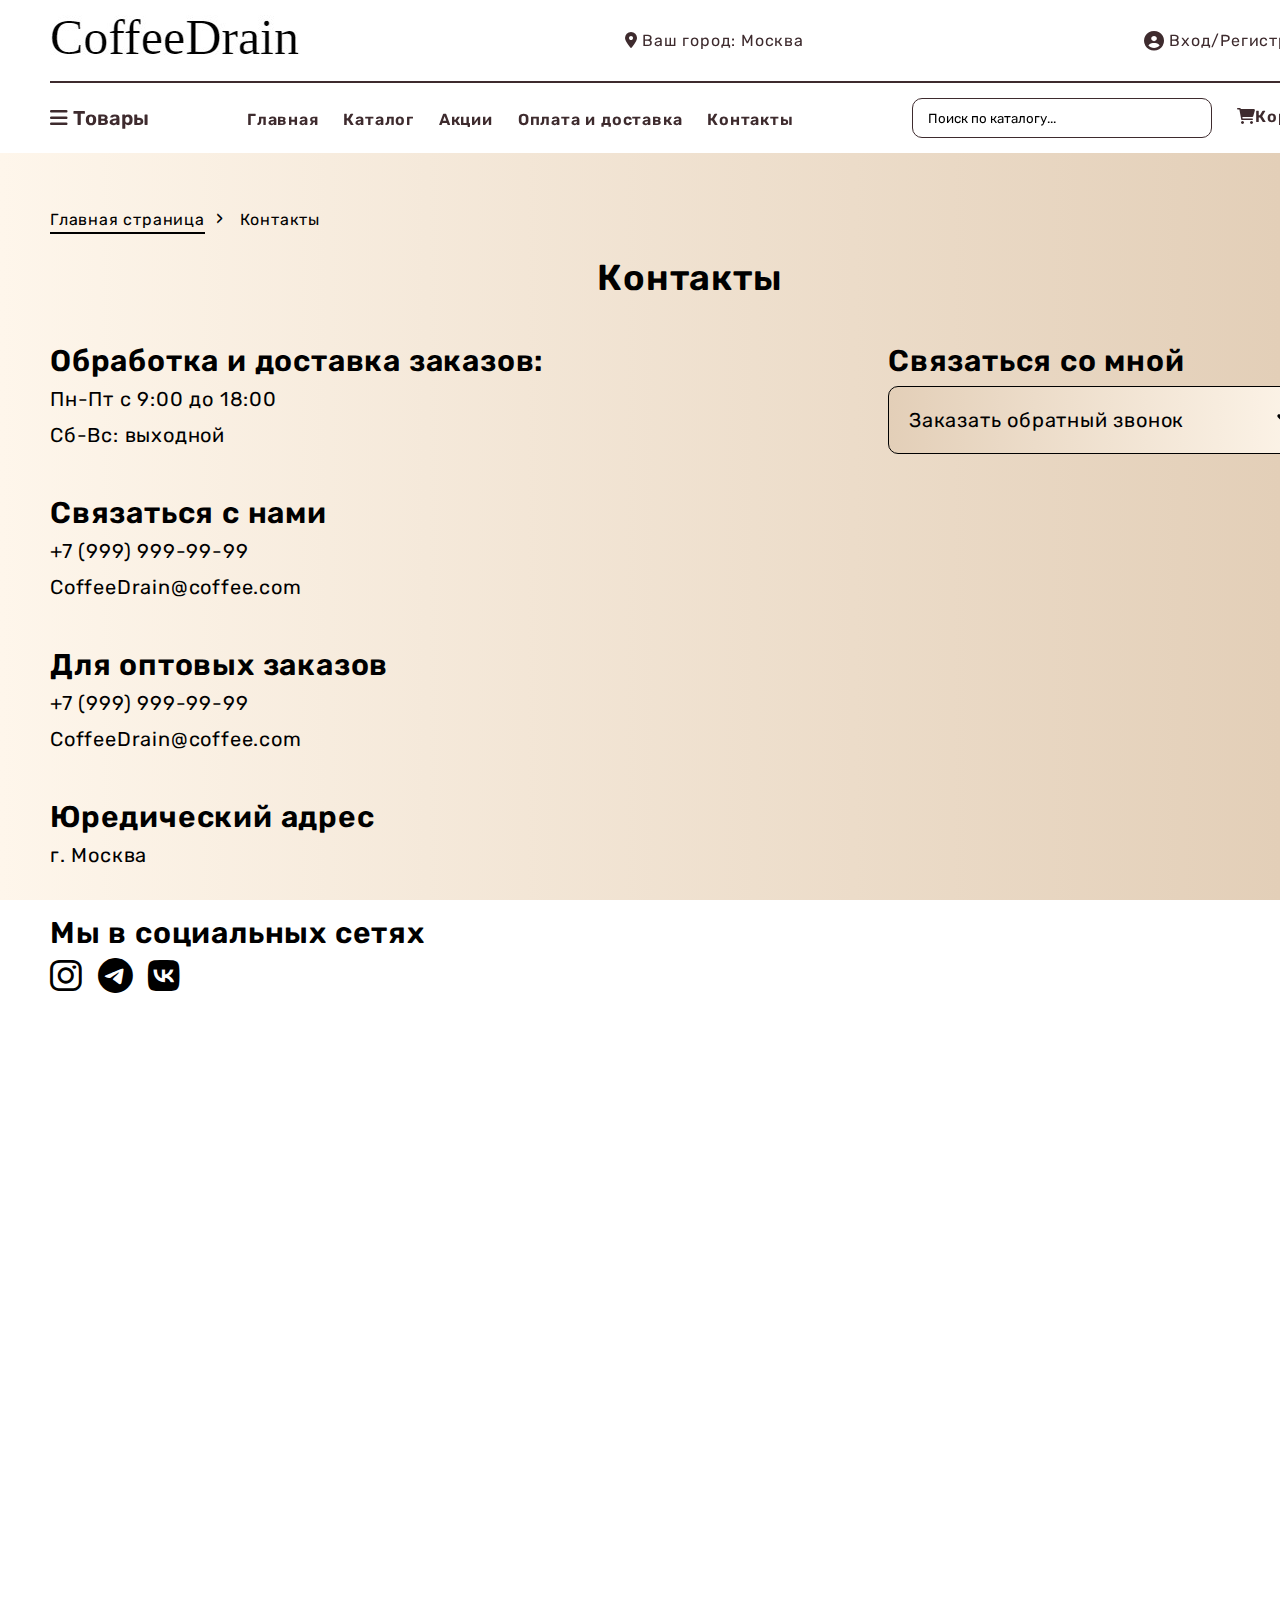
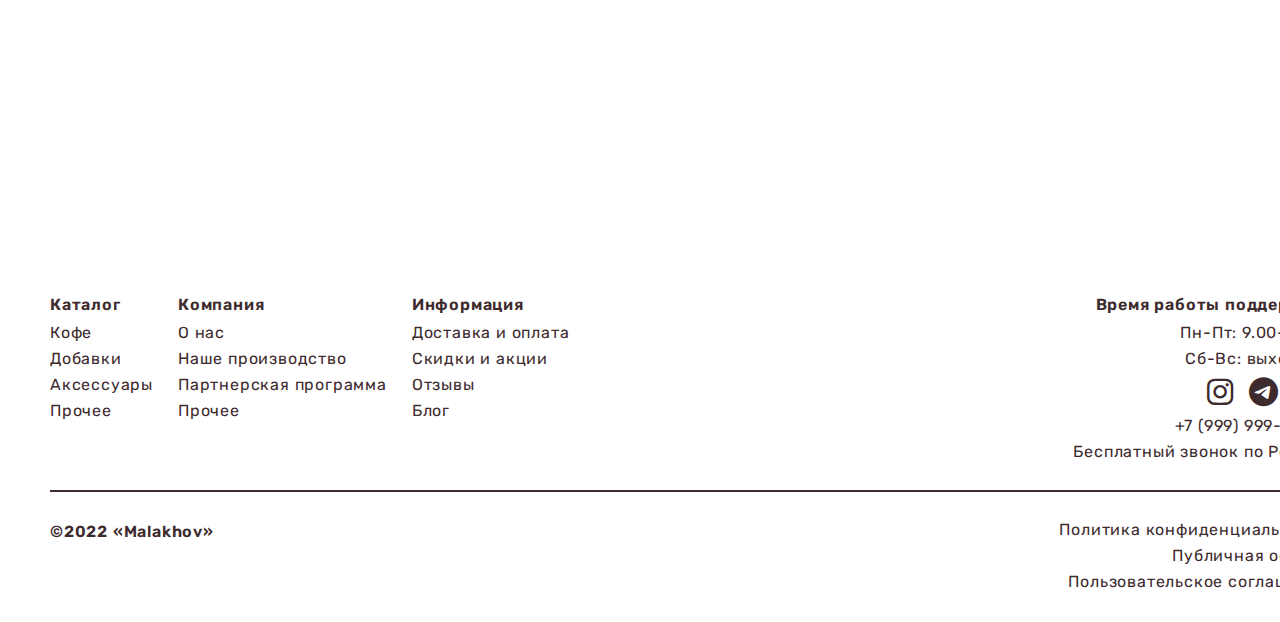
<file: всякие штуки/Магазин/contacts.html>
<!DOCTYPE html>
<html lang="ru">

<head>
    <meta charset="UTF-8">
    <meta name="viewport" content="width=device-width, initial-scale=1.0">
    <link rel="stylesheet" href="style/iconsfont.css">
    <link rel="stylesheet" href="style/style.css">
    <link rel="shortcut icon" type="image/x-icon" href="./images/beans.ico">
    <title>Контакты</title>
    <script defer src="js/jquery-3.6.1.min.js"></script>
    <script defer src="js/main.js"></script>
</head>

<body>
    <div class="app_please"></div>
    <header>
        <div class="container">
            <div class="top_block">
                <div class="logo">
                    <a href="index.html" class="logo"><img src="../Магазин/images/logo.jpg"></a>
                </div>
                <div class="left">
                    <div class="location">
                        <div id="city" title="Нажмите для выбора города">
                            <i class="fa-solid fa-location-dot"></i>
                            Ваш город: <span>Москва</span>
                        </div>
                    </div>
                    <div class="modal_city_screener"></div>
                    <div class="container_for_modal">
                        <div class="okno_city">
                            <a class="okno_city_close">х</a>
                            <h2>Выбор города</h2>
                            <div class="outline"></div>
                            <div class="goroda">
                                <div class="gf">
                                    <p>Москва</p>
                                    <p>Санкт-Петербург</p>
                                    <p>Архангельск</p>
                                    <p>Нижний Новгород</p>
                                    <p>Владивосток</p>
                                    <p>Омск</p>
                                    <p>Пермь</p>
                                    <p>Сургут</p>
                                    <p>Новосибирск</p>
                                    <p>Ростов-на-Дону</p>
                                </div>
                                <div class="gs">
                                    <p>Тула</p>
                                    <p>Ижевск</p>
                                    <p>Воронеж</p>
                                    <p>Саратов</p>
                                    <p>Тольятти</p>
                                    <p>Краснодар</p>
                                    <p>Иркутск</p>
                                    <p>Екатеринбург</p>
                                    <p>Тюмень</p>
                                    <p>Волгоград</p>
                                </div>
                                <div class="gt">
                                    <p>Мурманск</p>
                                    <p>Ульяновск</p>
                                    <p>Красноярск</p>
                                    <p>Уфа</p>
                                    <p>Челябинск</p>
                                    <p>Хабаровск</p>
                                    <p>Казань</p>
                                    <p>Самара</p>
                                    <p>Тверь</p>
                                    <p>Ярославль</p>
                                </div>
                            </div>
                        </div>
                    </div>
                </div>
                <div class="reg">
                    <div class="regestry_enter">
                        <i class="fa-solid fa-circle-user"></i>
                        Вход/Регистрация
                    </div>
                    <div class="login_s"></div>
                    <div class="container_for_modal">
                        <div class="login">
                            <a class="close_re">x</a>
                            <h2>Вход на сайт</h2>
                            <form action="" class="log_form">
                                <input type="text" name="E-mail" placeholder="E-mail">
                                <input type="text" name="pass" placeholder="Пароль">
                                <input class="submit_en" type="submit" value="Войти">
                                <a href="#">Забыли пароль?</a>
                                <div class="outline"></div>
                                <div class="icons">
                                    <i class="fa-brands fa-vk"></i>
                                    <i class="fa-solid fa-envelope"></i>
                                    <i class="fa-brands fa-apple"></i>
                                    <i class="fa-brands fa-facebook"></i>
                                    <i class="fa-brands fa-yandex"></i>
                                </div>
                                <div class="outline"></div>
                                <input class="submit_re" type="submit" value="Регистрация">
                            </form>
                        </div>
                    </div>
                </div>
            </div>
            <div class="outline"></div>
            <div class="bb">
                <div class="dropdown">
                    <div class="dropdown_scr"></div>
                    <button data-path="mm" class="dropdown_toggle fa-regular fa-bars">Товары</button>
                    <div class="container_for_modal">
                        <div data-target="mm" class="main_menu">
                            <ul>
                                <li><a href="product.html"><span>
                                            <i class="fa-solid fa-mug-hot"></i>
                                        </span>Кофе молотый</a></li>
                                <li><a href="product.html"><span>
                                            <i class="fa-solid fa-mug-hot"></i>
                                        </span>Кофе в зернах</a></li>
                                <li><a href="product.html"><span>
                                            <i class="fa-solid fa-mug-hot"></i>
                                        </span>Капсульный кофе</a></li>
                                <li><a href="product.html"><span>
                                            <i class="fa-solid fa-mug-hot"></i>
                                        </span>Ароматизированный кофе</a></li>
                                <li><a href="product.html"><span>
                                            <i class="fa-solid fa-mug-hot"></i>
                                        </span>Аксессуары</a></li>
                                <li><a href="product.html"><span>
                                            <i class="fa-solid fa-mug-hot"></i>
                                        </span>Наборы</a></li>
                                <li><a href="product.html"><span>
                                            <i class="fa-solid fa-mug-hot"></i>
                                        </span>Фирменные смеси</a></li>
                                <li><a href="product.html"><span>
                                            <i class="fa-solid fa-mug-hot"></i>
                                        </span>Подарочные сертификаты</a></li>
                                <li><a href="product.html"><span>
                                            <i class="fa-solid fa-mug-hot"></i>
                                        </span>Подписка на кофе</a></li>
                            </ul>
                        </div>
                    </div>
                </div>
                <div class="nav">
                    <a href="index.html">Главная</a>
                    <a href="katalog.html">Каталог</a>
                    <a href="">Акции</a>
                    <a href="">Оплата и доставка</a>
                    <a href="contacts.html">Контакты</a>
                </div>
                <div class="right">
                    <div class="search">
                        <input class="srch" type="text" placeholder="Поиск по каталогу...">
                    </div>
                    <div class="basket">
                        <a href="basket.html" class="cart">
                            <i class="fa-solid fa-cart-shopping"></i>Корзина</a>
                    </div>
                </div>
            </div>
        </div>
    </header>
    <main>
        <div class="container">
            <ul class="breadcrumbs" itemscope itemtype="https://schema.org/BreadcrumbList">
                <li itemprop="itemListElement" itemscope itemtype="https://schema.org/ListItem">
                    <a href="index.html">
                        <span itemprop="name">Главная страница</span>
                    </a>
                    <meta itemprop="position" content="1">
                    <link itemprop="url" href="index.html">
                </li>
                <li itemprop="itemListElement" itemscope itemtype="https://schema.org/ListItem">
                    <span itemprop="name">Контакты</span>
                    <meta itemprop="position" content="2">
                    <link itemprop="url" href="contacts.html">
                </li>
            </ul>
        </div>
        <div class="container">
            <h2 class="our_contacts_h2">Контакты</h2>
            <div class="contacts_our_contacts">
                <h3>Обработка и доставка заказов:</h3>
                <p>Пн-Пт с 9:00 до 18:00</p>
                <p>Сб-Вс: выходной</p>
                <h3>Связаться с нами</h3>
                <p>+7 (999) 999-99-99</p>
                <p>CoffeeDrain@coffee.com</p>
                <h3>Для оптовых заказов</h3>
                <p>+7 (999) 999-99-99</p>
                <p>CoffeeDrain@coffee.com</p>
                <h3>Юредический адрес</h3>
                <p>г. Москва</p>
                <h3>Мы в социальных сетях</h3>
                <i class="fa-brands fa-instagram"></i>
                <i class="fa-brands fa-telegram"></i>
                <i class="fa-brands fa-vk"></i>
                <div class="ask_call_back">
                    <h3>Связаться со мной</h3>
                    <div class="ask_call_back_item">
                        <h4>Заказать обратный звонок<img src="./images/Arrow_down.svg" alt=""></h4>
                        <form action="">
                            <p>Имя:</p>
                            <input type="text" name="name">
                            <p>Телефон:</p>
                            <input type="text" name="name" placeholder="+7 (999) 999-99-99">
                            <input class="submit" type="submit" value="Позвонить мне">
                        </form>
                    </div>
                </div>
            </div>
            <iframe
                src="https://yandex.ru/map-widget/v1/?um=constructor%3A644593326581e233ab4186a0d721505aed5be39961d8ef45425de42a95bb1f42&amp;source=constructor"
                width="100%" height="722" frameborder="0"></iframe>
        </div>
    </main>
    <footer>
        <div class="container">
            <div class="footer_menu">
                <ul>
                    <li>Каталог</li>
                    <li><a href="">Кофе</a></li>
                    <li><a href="">Добавки</a></li>
                    <li><a href="">Аксессуары</a></li>
                    <li><a href="">Прочее</a></li>
                </ul>
                <ul>
                    <li>Компания</li>
                    <li><a href="">О нас</a></li>
                    <li><a href="">Наше производство</a></li>
                    <li><a href="">Партнерская программа</a></li>
                    <li><a href="">Прочее</a></li>
                </ul>
                <ul>
                    <li>Информация</li>
                    <li><a href="">Доставка и оплата</a></li>
                    <li><a href="">Скидки и акции</a></li>
                    <li><a href="">Отзывы</a></li>
                    <li><a href="">Блог</a></li>
                </ul>
                <div class="footer_links">
                    <ul>
                        <li>Время работы поддержки:</li>
                        <li>Пн-Пт: 9.00-18.00</li>
                        <li>Сб-Вс: выходной</li>
                        <li class="icons"><i class="fa-brands fa-instagram"></i>
                            <i class="fa-brands fa-telegram"></i>
                            <i class="fa-brands fa-vk"></i>
                        </li>
                        <li>+7 (999) 999-99-99</li>
                        <li>Бесплатный звонок по России</li>
                    </ul>
                </div>
            </div>
            <div class="outline"></div>
            <div class="footer_copywriting">
                <p>&copy;2022 «Malakhov»</p>
                <ul>
                    <li><a href="">Политика конфиденциальности</a></li>
                    <li><a href="">Публичная оферта</a></li>
                    <li><a href="">Пользовательское соглашение</a></li>
                </ul>
            </div>
        </div>
    </footer>
</body>

</html>
</file>
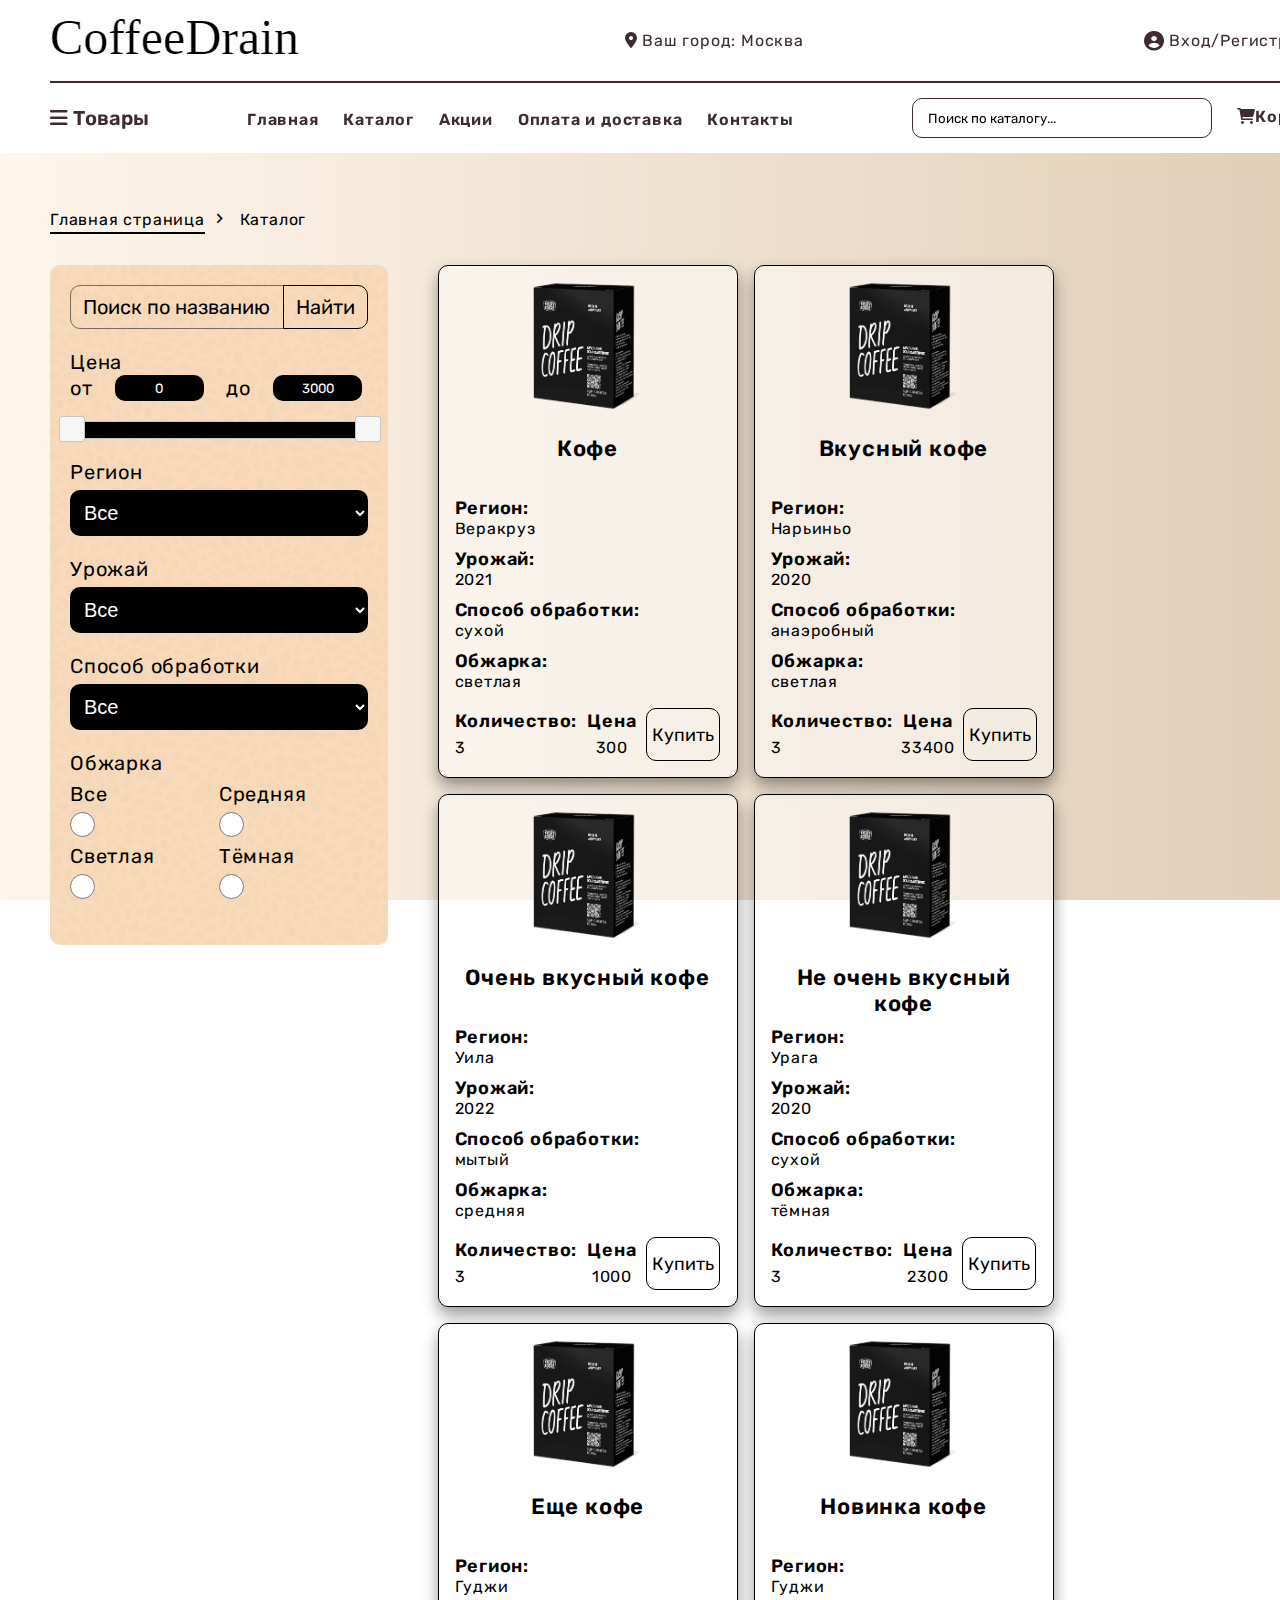
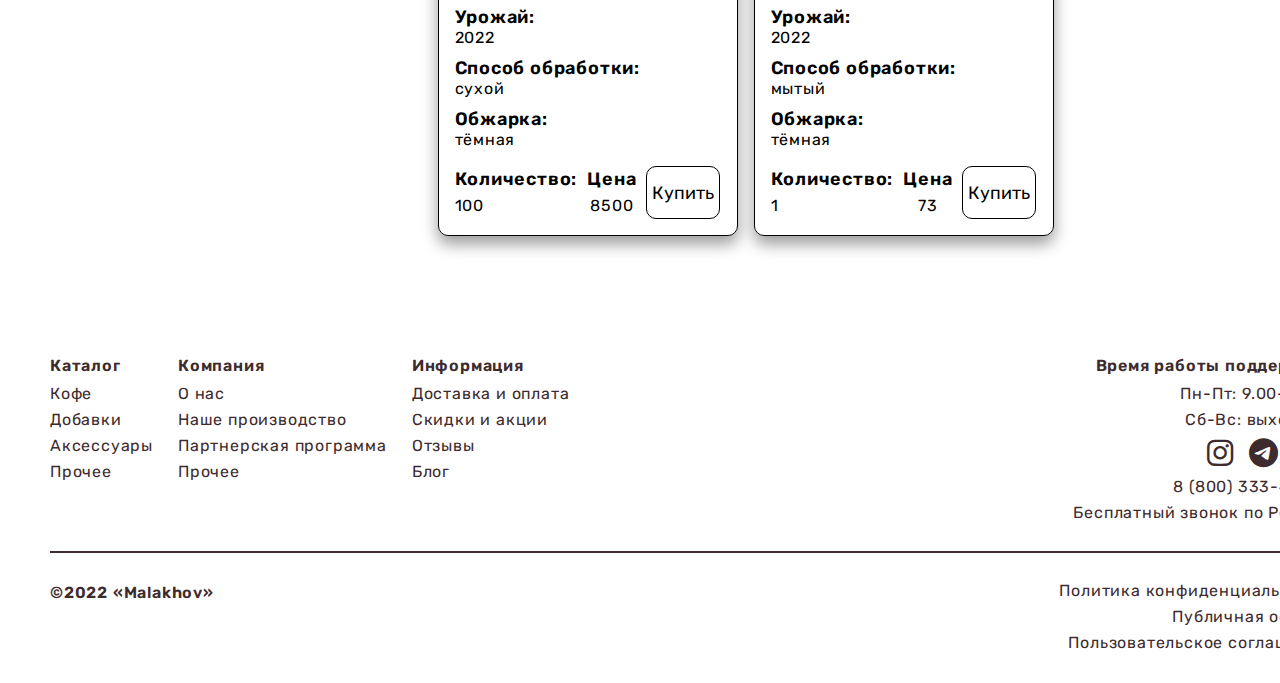
<file: всякие штуки/Магазин/katalog.html>
<!DOCTYPE html>
<html lang="ru">

<head>
    <meta charset="UTF-8">
    <meta name="viewport" content="width=device-width, initial-scale=1.0">
    <link rel="stylesheet" href="style/iconsfont.css">
    <link rel="stylesheet" href="style/jquery-ui.css">
    <link rel="stylesheet" href="style/style.css">
    <link rel="shortcut icon" type="image/x-icon" href="./images/beans.ico">
    <title>Каталог</title>
    <script defer src="js/jquery-3.6.1.min.js"></script>
    <script defer src="js/jquery-ui.min.js"></script>
    <script defer src="js/katalog.js"></script>
    <script defer src="js/main.js"></script>
</head>

<body>
    <div class="app_please"></div>
    <header>
        <div class="container">
            <div class="top_block">
                <div class="logo">
                    <a href="index.html" class="logo"><img src="../Магазин/images/logo.jpg"></a>
                </div>
                <div class="left">
                    <div class="location">
                        <div id="city" title="Нажмите для выбора города">
                            <i class="fa-solid fa-location-dot"></i>
                            Ваш город: <span>Москва</span>
                        </div>
                    </div>
                    <div class="modal_city_screener"></div>
                    <div class="container_for_modal">
                        <div class="okno_city">
                            <a class="okno_city_close">х</a>
                            <h2>Выбор города</h2>
                            <div class="outline"></div>
                            <div class="goroda">
                                <div class="gf">
                                    <p>Москва</p>
                                    <p>Санкт-Петербург</p>
                                    <p>Архангельск</p>
                                    <p>Нижний Новгород</p>
                                    <p>Владивосток</p>
                                    <p>Омск</p>
                                    <p>Пермь</p>
                                    <p>Сургут</p>
                                    <p>Новосибирск</p>
                                    <p>Ростов-на-Дону</p>
                                </div>
                                <div class="gs">
                                    <p>Тула</p>
                                    <p>Ижевск</p>
                                    <p>Воронеж</p>
                                    <p>Саратов</p>
                                    <p>Тольятти</p>
                                    <p>Краснодар</p>
                                    <p>Иркутск</p>
                                    <p>Екатеринбург</p>
                                    <p>Тюмень</p>
                                    <p>Волгоград</p>
                                </div>
                                <div class="gt">
                                    <p>Мурманск</p>
                                    <p>Ульяновск</p>
                                    <p>Красноярск</p>
                                    <p>Уфа</p>
                                    <p>Челябинск</p>
                                    <p>Хабаровск</p>
                                    <p>Казань</p>
                                    <p>Самара</p>
                                    <p>Тверь</p>
                                    <p>Ярославль</p>
                                </div>
                            </div>
                        </div>
                    </div>
                </div>
                <div class="reg">
                    <div class="regestry_enter">
                        <i class="fa-solid fa-circle-user"></i>
                        Вход/Регистрация
                    </div>
                    <div class="login_s"></div>
                    <div class="container_for_modal">
                        <div class="login">
                            <a class="close_re">x</a>
                            <h2>Вход на сайт</h2>
                            <form action="" class="log_form">
                                <input type="text" name="E-mail" placeholder="E-mail">
                                <input type="text" name="pass" placeholder="Пароль">
                                <input class="submit_en" type="submit" value="Войти">
                                <a href="#">Забыли пароль?</a>
                                <div class="outline"></div>
                                <div class="icons">
                                    <i class="fa-brands fa-vk"></i>
                                    <i class="fa-solid fa-envelope"></i>
                                    <i class="fa-brands fa-apple"></i>
                                    <i class="fa-brands fa-facebook"></i>
                                    <i class="fa-brands fa-yandex"></i>
                                </div>
                                <div class="outline"></div>
                                <input class="submit_re" type="submit" value="Регистрация">
                            </form>
                        </div>
                    </div>
                </div>
            </div>
            <div class="outline"></div>
            <div class="bb">
                <div class="dropdown">
                    <div class="dropdown_scr"></div>
                    <button data-path="mm" class="dropdown_toggle fa-regular fa-bars">Товары</button>
                    <div class="container_for_modal">
                        <div data-target="mm" class="main_menu">
                            <ul>
                                <li><a href="product.html"><span>
                                            <i class="fa-solid fa-mug-hot"></i>
                                        </span>Кофе молотый</a></li>
                                <li><a href="product.html"><span>
                                            <i class="fa-solid fa-mug-hot"></i>
                                        </span>Кофе в зернах</a></li>
                                <li><a href="product.html"><span>
                                            <i class="fa-solid fa-mug-hot"></i>
                                        </span>Капсульный кофе</a></li>
                                <li><a href="product.html"><span>
                                            <i class="fa-solid fa-mug-hot"></i>
                                        </span>Ароматизированный кофе</a></li>
                                <li><a href="product.html"><span>
                                            <i class="fa-solid fa-mug-hot"></i>
                                        </span>Аксессуары</a></li>
                                <li><a href="product.html"><span>
                                            <i class="fa-solid fa-mug-hot"></i>
                                        </span>Наборы</a></li>
                                <li><a href="product.html"><span>
                                            <i class="fa-solid fa-mug-hot"></i>
                                        </span>Фирменные смеси</a></li>
                                <li><a href="product.html"><span>
                                            <i class="fa-solid fa-mug-hot"></i>
                                        </span>Подарочные сертификаты</a></li>
                                <li><a href="product.html"><span>
                                            <i class="fa-solid fa-mug-hot"></i>
                                        </span>Подписка на кофе</a></li>
                            </ul>
                        </div>
                    </div>
                </div>
                <div class="nav">
                    <a href="index.html">Главная</a>
                    <a href="katalog.html">Каталог</a>
                    <a href="">Акции</a>
                    <a href="">Оплата и доставка</a>
                    <a href="contacts.html">Контакты</a>
                </div>
                <div class="right">
                    <div class="search">
                        <input class="srch" type="text" placeholder="Поиск по каталогу...">
                    </div>
                    <div class="basket">
                        <a href="basket.html" class="cart">
                            <i class="fa-solid fa-cart-shopping"></i>Корзина</a>
                    </div>
                </div>
            </div>
        </div>
    </header>
    <main>
        <div class="container">
            <ul class="breadcrumbs" itemscope itemtype="https://schema.org/BreadcrumbList">
                <li itemprop="itemListElement" itemscope itemtype="https://schema.org/ListItem">
                    <a href="index.html">
                        <span itemprop="name">Главная страница</span>
                    </a>
                    <meta itemprop="position" content="1">
                    <link itemprop="url" href="index.html">
                </li>
                <li itemprop="itemListElement" itemscope itemtype="https://schema.org/ListItem">
                    <span itemprop="name">Каталог</span>
                    <meta itemprop="position" content="2">
                    <link itemprop="url" href="katalog.html">
                </li>
            </ul>
        </div>
        <div class="container filters_and_results">
            <div class="all_filters">
                <div class="search_filters">
                    <input id="search_input" type="text" placeholder="Поиск по названию">
                    <button id="search_button">Найти</button>
                </div>
                <div class="filters">
                    <p>Цена</p>
                    <div id="filter_price">
                        <label for="amount">от</label>
                        <input type="text" id="amount1">
                        <label for="amount">до</label>
                        <input type="text" id="amount2">
                    </div>
                    <div id="slider-range"></div>
                </div>
                <div class="filters">
                    <fieldset>
                        <legend>Регион</legend>
                        <select id="filter_region" class="filter">
                            <option value="">Все</option>
                            <option value="Веракруз">Веракруз</option>
                            <option value="Нарьиньо">Нарьиньо</option>
                            <option value="Уила">Уила</option>
                            <option value="Урага">Урага</option>
                            <option value="Гуджи">Гуджи</option>
                        </select>
                    </fieldset>
                    <fieldset>
                        <legend>Урожай</legend>
                        <select id="filter_year" class="filter">
                            <option value="">Все</option>
                            <option value="2020">2020</option>
                            <option value="2021">2021</option>
                            <option value="2022">2022</option>
                        </select>
                    </fieldset>
                    <fieldset>
                        <legend>Способ обработки</legend>
                        <select name="filter_treatment" id="filter_treatment">
                            <option value="">Все</option>
                            <option value="анаэробный">анаэробный</option>
                            <option value="мытый">мытый</option>
                            <option value="сухой">сухой</option>
                        </select>
                    </fieldset>
                    <fieldset>
                        <legend>Обжарка</legend>
                        <div id="filter_roasting">
                            <div class="roasting_left">
                                <legend>Все</legend>
                                <input type="radio" name="roasting" value="">
                                <legend>Светлая</legend>
                                <input type="radio" name="roasting" value="светлая">
                            </div>
                            <div class="roasting_right">
                                <legend>Средняя</legend>
                                <input type="radio" name="roasting" value="средняя">
                                <legend>Тёмная</legend>
                                <input type="radio" name="roasting" value="тёмная">
                            </div>
                        </div>
                </div>
            </div>
            <div id="results" class="results">
            </div>
        </div>
    </main>
    <footer>
        <div class="container">
            <div class="footer_menu">
                <ul>
                    <li>Каталог</li>
                    <li><a href="">Кофе</a></li>
                    <li><a href="">Добавки</a></li>
                    <li><a href="">Аксессуары</a></li>
                    <li><a href="">Прочее</a></li>
                </ul>
                <ul>
                    <li>Компания</li>
                    <li><a href="">О нас</a></li>
                    <li><a href="">Наше производство</a></li>
                    <li><a href="">Партнерская программа</a></li>
                    <li><a href="">Прочее</a></li>
                </ul>
                <ul>
                    <li>Информация</li>
                    <li><a href="">Доставка и оплата</a></li>
                    <li><a href="">Скидки и акции</a></li>
                    <li><a href="">Отзывы</a></li>
                    <li><a href="">Блог</a></li>
                </ul>
                <div class="footer_links">
                    <ul>
                        <li>Время работы поддержки:</li>
                        <li>Пн-Пт: 9.00-18.00</li>
                        <li>Сб-Вс: выходной</li>
                        <li class="icons"><i class="fa-brands fa-instagram"></i>
                            <i class="fa-brands fa-telegram"></i>
                            <i class="fa-brands fa-vk"></i>
                        </li>
                        <li>8 (800) 333-49-80</li>
                        <li>Бесплатный звонок по России</li>
                    </ul>
                </div>
            </div>
            <div class="outline"></div>
            <div class="footer_copywriting">
                <p>&copy;2022 «Malakhov»</p>
                <ul>
                    <li><a href="">Политика конфиденциальности</a></li>
                    <li><a href="">Публичная оферта</a></li>
                    <li><a href="">Пользовательское соглашение</a></li>
                </ul>
            </div>
        </div>
    </footer>
</body>

</html>
</file>
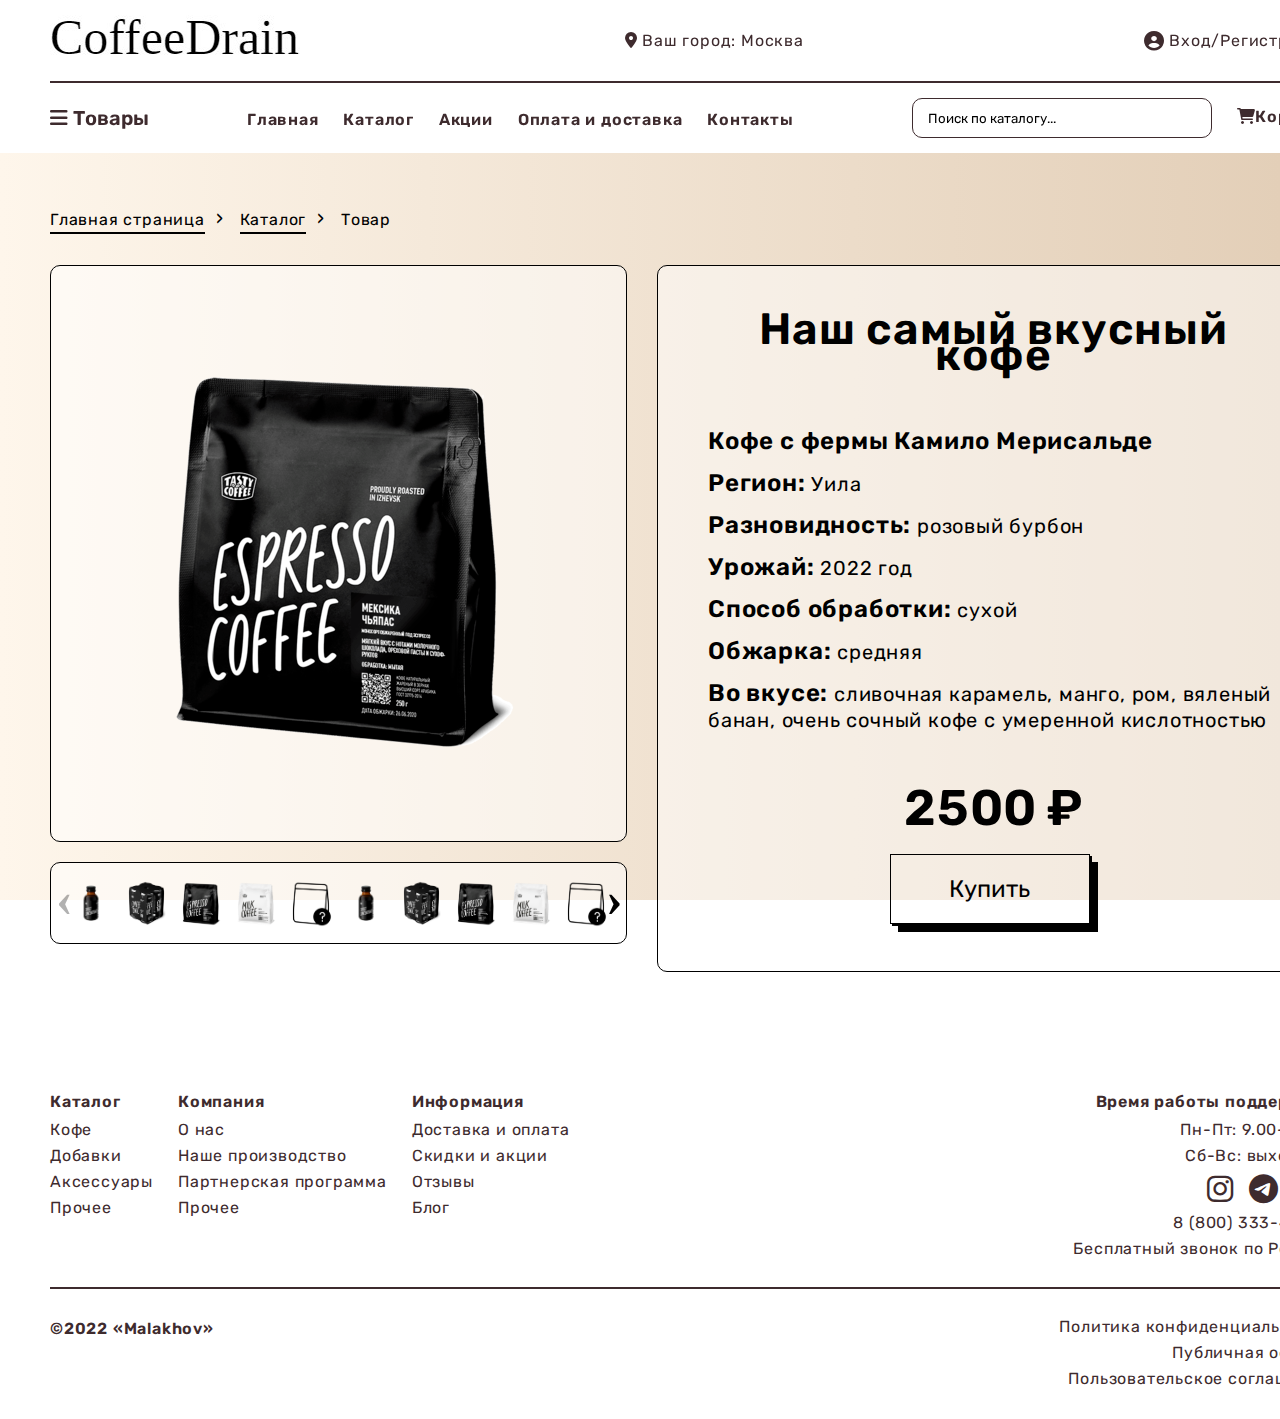
<file: всякие штуки/Магазин/product.html>
<!DOCTYPE html>
<html lang="ru">

<head>
    <meta charset="UTF-8">
    <meta name="viewport" content="width=device-width, initial-scale=1.0">
    <link rel="stylesheet" href="style/iconsfont.css">
    <link rel="stylesheet" href="style/style.css">
    <link rel="shortcut icon" type="image/x-icon" href="./images/beans.ico">
    <title>Продукт</title>
    <script defer src="js/jquery-3.6.1.min.js"></script>
    <script defer src="js/jquery-ui.min.js"></script>
    <script defer src="js/product.js"></script>
    <script defer src="js/main.js"></script>
</head>

<body>
    <div class="app_please"></div>
    <header>
        <div class="container">
            <div class="top_block">
                <div class="logo">
                    <a href="index.html" class="logo"><img src="../Магазин/images/logo.jpg"></a>
                </div>
                <div class="left">
                    <div class="location">
                        <div id="city" title="Нажмите для выбора города">
                            <i class="fa-solid fa-location-dot"></i>
                            Ваш город: <span>Москва</span>
                        </div>
                    </div>
                    <div class="modal_city_screener"></div>
                    <div class="container_for_modal">
                        <div class="okno_city">
                            <a class="okno_city_close">х</a>
                            <h2>Выбор города</h2>
                            <div class="outline"></div>
                            <div class="goroda">
                                <div class="gf">
                                    <p>Москва</p>
                                    <p>Санкт-Петербург</p>
                                    <p>Архангельск</p>
                                    <p>Нижний Новгород</p>
                                    <p>Владивосток</p>
                                    <p>Омск</p>
                                    <p>Пермь</p>
                                    <p>Сургут</p>
                                    <p>Новосибирск</p>
                                    <p>Ростов-на-Дону</p>
                                </div>
                                <div class="gs">
                                    <p>Тула</p>
                                    <p>Ижевск</p>
                                    <p>Воронеж</p>
                                    <p>Саратов</p>
                                    <p>Тольятти</p>
                                    <p>Краснодар</p>
                                    <p>Иркутск</p>
                                    <p>Екатеринбург</p>
                                    <p>Тюмень</p>
                                    <p>Волгоград</p>
                                </div>
                                <div class="gt">
                                    <p>Мурманск</p>
                                    <p>Ульяновск</p>
                                    <p>Красноярск</p>
                                    <p>Уфа</p>
                                    <p>Челябинск</p>
                                    <p>Хабаровск</p>
                                    <p>Казань</p>
                                    <p>Самара</p>
                                    <p>Тверь</p>
                                    <p>Ярославль</p>
                                </div>
                            </div>
                        </div>
                    </div>
                </div>
                <div class="reg">
                    <div class="regestry_enter">
                        <i class="fa-solid fa-circle-user"></i>
                        Вход/Регистрация
                    </div>
                    <div class="login_s"></div>
                    <div class="container_for_modal">
                        <div class="login">
                            <a class="close_re">x</a>
                            <h2>Вход на сайт</h2>
                            <form action="" class="log_form">
                                <input type="text" name="E-mail" placeholder="E-mail">
                                <input type="text" name="pass" placeholder="Пароль">
                                <input class="submit_en" type="submit" value="Войти">
                                <a href="#">Забыли пароль?</a>
                                <div class="outline"></div>
                                <div class="icons">
                                    <i class="fa-brands fa-vk"></i>
                                    <i class="fa-solid fa-envelope"></i>
                                    <i class="fa-brands fa-apple"></i>
                                    <i class="fa-brands fa-facebook"></i>
                                    <i class="fa-brands fa-yandex"></i>
                                </div>
                                <div class="outline"></div>
                                <input class="submit_re" type="submit" value="Регистрация">
                            </form>
                        </div>
                    </div>
                </div>
            </div>
            <div class="outline"></div>
            <div class="bb">
                <div class="dropdown">
                    <div class="dropdown_scr"></div>
                    <button data-path="mm" class="dropdown_toggle fa-regular fa-bars">Товары</button>
                    <div class="container_for_modal">
                        <div data-target="mm" class="main_menu">
                            <ul>
                                <li><a href="product.html"><span>
                                            <i class="fa-solid fa-mug-hot"></i>
                                        </span>Кофе молотый</a></li>
                                <li><a href="product.html"><span>
                                            <i class="fa-solid fa-mug-hot"></i>
                                        </span>Кофе в зернах</a></li>
                                <li><a href="product.html"><span>
                                            <i class="fa-solid fa-mug-hot"></i>
                                        </span>Капсульный кофе</a></li>
                                <li><a href="product.html"><span>
                                            <i class="fa-solid fa-mug-hot"></i>
                                        </span>Ароматизированный кофе</a></li>
                                <li><a href="product.html"><span>
                                            <i class="fa-solid fa-mug-hot"></i>
                                        </span>Аксессуары</a></li>
                                <li><a href="product.html"><span>
                                            <i class="fa-solid fa-mug-hot"></i>
                                        </span>Наборы</a></li>
                                <li><a href="product.html"><span>
                                            <i class="fa-solid fa-mug-hot"></i>
                                        </span>Фирменные смеси</a></li>
                                <li><a href="product.html"><span>
                                            <i class="fa-solid fa-mug-hot"></i>
                                        </span>Подарочные сертификаты</a></li>
                                <li><a href="product.html"><span>
                                            <i class="fa-solid fa-mug-hot"></i>
                                        </span>Подписка на кофе</a></li>
                            </ul>
                        </div>
                    </div>
                </div>
                <div class="nav">
                    <a href="index.html">Главная</a>
                    <a href="katalog.html">Каталог</a>
                    <a href="">Акции</a>
                    <a href="">Оплата и доставка</a>
                    <a href="contacts.html">Контакты</a>
                </div>
                <div class="right">
                    <div class="search">
                        <input class="srch" type="text" placeholder="Поиск по каталогу...">
                    </div>
                    <div class="basket">
                        <a href="basket.html" class="cart">
                            <i class="fa-solid fa-cart-shopping"></i>Корзина</a>
                    </div>
                </div>
            </div>
        </div>
    </header>
    <main>
        <div class="container">
            <ul class="breadcrumbs" itemscope itemtype="https://schema.org/BreadcrumbList">
                <li itemprop="itemListElement" itemscope itemtype="https://schema.org/ListItem">
                    <a href="index.html">
                        <span itemprop="name">Главная страница</span>
                    </a>
                    <meta itemprop="position" content="1">
                    <link itemprop="url" href="index.html">
                </li>

                <li itemprop="itemListElement" itemscope itemtype="https://schema.org/ListItem">
                    <a href="katalog.html">
                        <span itemprop="name">Каталог</span>
                    </a>
                    <meta itemprop="position" content="2">
                    <link itemprop="url" href="katalog.html">
                </li>

                <li itemprop="itemListElement" itemscope itemtype="https://schema.org/ListItem">
                    <span itemprop="name">Товар</span>
                    <meta itemprop="position" content="3">
                    <link itemprop="url" href="product.html">
                </li>
            </ul>
        </div>
        <div class="container">
            <div class="product special_stile_for_product" data-product-id="1234" itemscope
                itemtype="https://schema.org/Product">
                <div class="product_images">
                    <div class="bigimage">
                        <img src="images/espressocoffee.png" alt="espresso" itemprop="image">
                    </div>

                    <div class="gallery">
                        <div>
                            <div class="rail">
                                <img src="images/coffeconcentrate.png" alt="concentrate" itemprop="image">
                                <img src="images/coffeetonic.png" alt="tonik" itemprop="image">
                                <img src="images/espressocoffee.png" alt="espresso" itemprop="image">
                                <img src="images/milkcoffee.png" alt="milk" itemprop="image">
                                <img src="images/randomcoffee.png" alt="random" itemprop="image">
                                <img src="images/coffeconcentrate.png" alt="concentrate">
                                <img src="images/coffeetonic.png" alt="tonik">
                                <img src="images/espressocoffee.png" alt="espresso">
                                <img src="images/milkcoffee.png" alt="milk">
                                <img src="images/randomcoffee.png" alt="random">
                                <img src="images/coffeconcentrate.png" alt="concentrate">
                                <img src="images/coffeetonic.png" alt="tonik">
                                <img src="images/espressocoffee.png" alt="espresso">
                                <img src="images/milkcoffee.png" alt="milk">
                                <img src="images/randomcoffee.png" alt="random">
                            </div>
                        </div>
                        <button type="button" class="gal_left disabled"><span>&#8249;</span></button>
                        <button type="button" class="gal_right"><span>&#8250;</span></button>
                    </div>
                </div>
                <div class="offer">
                    <h1 itemprop="name">Наш самый вкусный кофе</h1>
                    <p itemprop="description"><span>Кофе с фермы Камило Мерисальде</span></p>
                    <p><span>Регион:</span> Уила</p>
                    <p><span>Разновидность:</span> розовый бурбон</p>
                    <p><span>Урожай:</span> 2022 год</p>
                    <p><span>Способ обработки:</span> сухой</p>
                    <p><span>Обжарка:</span> средняя</p>
                    <p><span>Во вкусе:</span> сливочная карамель, манго, ром, вяленый банан, очень сочный кофе с
                        умеренной кислотностью</p>
                    <p class="price special_stile_for_price" itemprop="offers" itemscope
                        itemtype="https://schema.org/Offer">
                        <span itemprop="price">2500</span>
                        <meta itemprop="priceCurrency" content="RUB">
                    </p>
                    <button type="button" class="product_buy special_stile_for_btn_buy">Купить</button>
                </div>
            </div>
        </div>
    </main>
    <footer>
        <div class="container">
            <div class="footer_menu">
                <ul>
                    <li>Каталог</li>
                    <li><a href="">Кофе</a></li>
                    <li><a href="">Добавки</a></li>
                    <li><a href="">Аксессуары</a></li>
                    <li><a href="">Прочее</a></li>
                </ul>
                <ul>
                    <li>Компания</li>
                    <li><a href="">О нас</a></li>
                    <li><a href="">Наше производство</a></li>
                    <li><a href="">Партнерская программа</a></li>
                    <li><a href="">Прочее</a></li>
                </ul>
                <ul>
                    <li>Информация</li>
                    <li><a href="">Доставка и оплата</a></li>
                    <li><a href="">Скидки и акции</a></li>
                    <li><a href="">Отзывы</a></li>
                    <li><a href="">Блог</a></li>
                </ul>
                <div class="footer_links">
                    <ul>
                        <li>Время работы поддержки:</li>
                        <li>Пн-Пт: 9.00-18.00</li>
                        <li>Сб-Вс: выходной</li>
                        <li class="icons"><i class="fa-brands fa-instagram"></i>
                            <i class="fa-brands fa-telegram"></i>
                            <i class="fa-brands fa-vk"></i>
                        </li>
                        <li>8 (800) 333-49-80</li>
                        <li>Бесплатный звонок по России</li>
                    </ul>
                </div>
            </div>
            <div class="outline"></div>
            <div class="footer_copywriting">
                <p>&copy;2022 «Malakhov»</p>
                <ul>
                    <li><a href="">Политика конфиденциальности</a></li>
                    <li><a href="">Публичная оферта</a></li>
                    <li><a href="">Пользовательское соглашение</a></li>
                </ul>
            </div>
        </div>
    </footer>
</body>

</html>
</file>
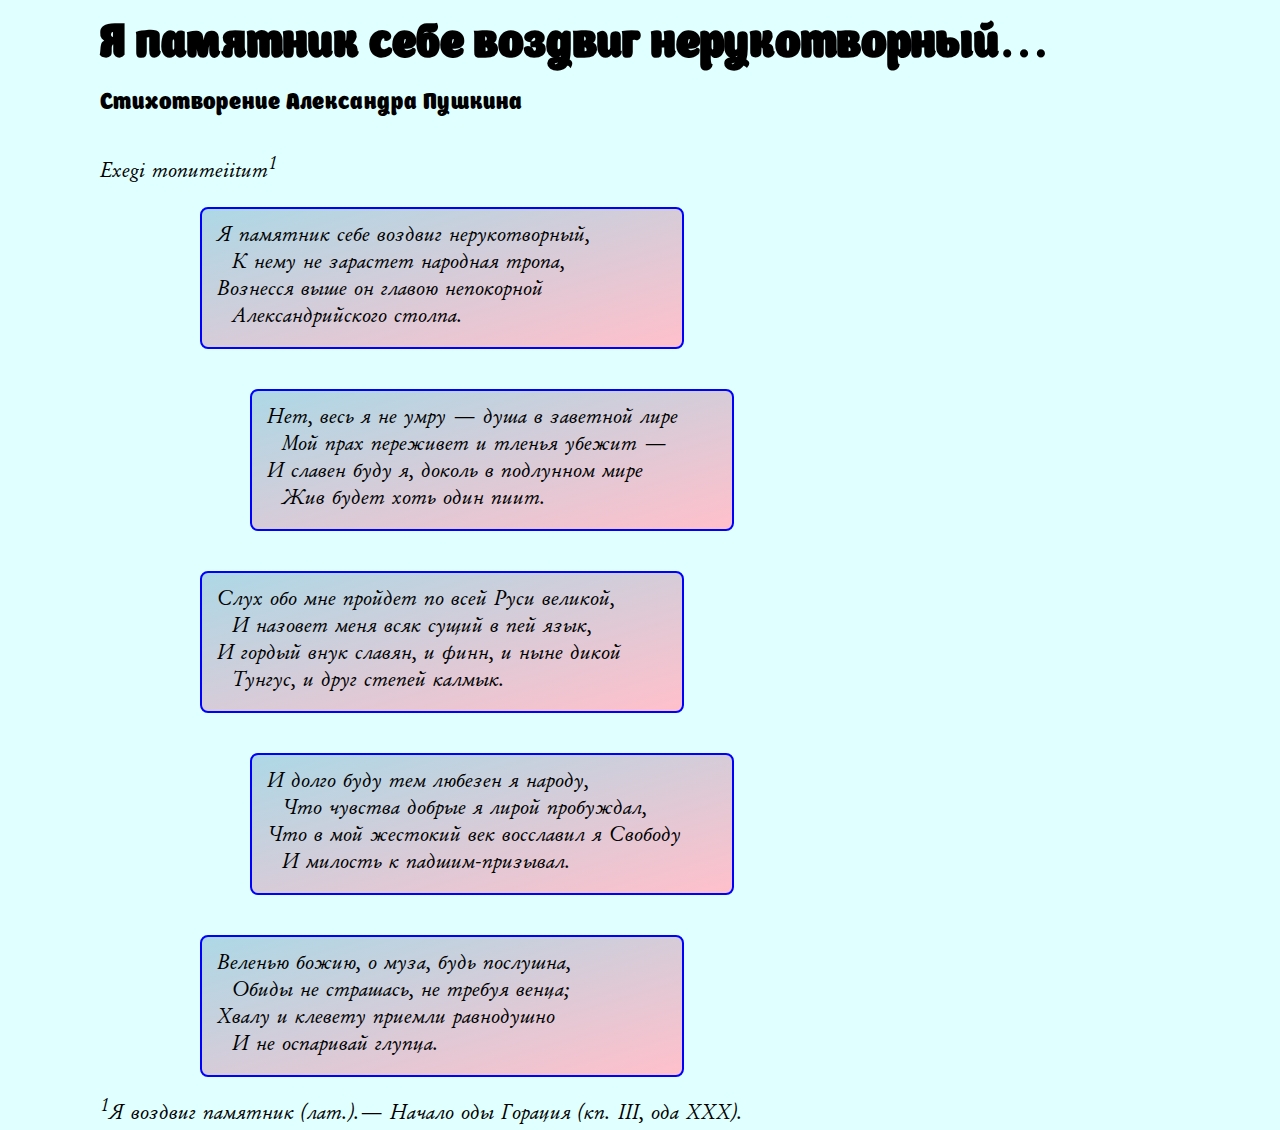
<file: всякие штуки/стих/стихотворение.html>
<!DOCTYPE html>
<html lang="ru">

<head>
    <meta charset="UTF-8">
    <link rel="stylesheet" href="css/style.css">
    <title>Стих</title>
</head>

<body>
    <!--
        1. Подключить красивый шрифт по собственному выбору.
        2. Сделать заголовки с этим шрифтом разной жирности.
        3. Сделать строфы блочными элементами с отступами и цветным фоном. Углы закруглить. Четные строфы сделать с отступом.
        4. Вторую и четвертую строки в каждой строфе сделать с отступами.
        5. Прямую речь выделить курсивом и цветом.
        -->

    <h1>Я памятник себе воздвиг нерукотворный…</h1>
    <h3>Стихотворение Александра Пушкина</h3>
    <div class="container">
        <p class="speech">Exegi monumeiitum<sup>1</sup></p>
        <div class="strophe first">
            <p>Я памятник себе воздвиг нерукотворный,</p>
            <p class="indent">К нему не зарастет народная тропа,</p>
            <p>Вознесся выше он главою непокорной</p>
            <p class="indent">Александрийского столпа.</p>
        </div>
        <div class="strophe even">
            <p>Нет, весь я не умру — душа в заветной лире</p>
            <p class="indent">Мой прах переживет и тленья убежит —</p>
            <p>И славен буду я, доколь в подлунном мире</p>
            <p class="indent">Жив будет хоть один пиит.</p>
        </div>
        <div class="strophe">
            <p>Слух обо мне пройдет по всей Руси великой,</p>
            <p class="indent">И назовет меня всяк сущий в пей язык,</p>
            <p>И гордый внук славян, и финн, и ныне дикой</p>
            <p class="indent">Тунгус, и друг степей калмык.</p>
        </div>
        <div class="strophe even">
            <p>И долго буду тем любезен я народу,</p>
            <p class="indent">Что чувства добрые я лирой пробуждал,</p>
            <p>Что в мой жестокий век восславил я Свободу</p>
            <p class="indent">И милость к падшим-призывал.</p>
        </div>
        <div class="strophe">
            <p>Веленью божию, о муза, будь послушна,</p>
            <p class="indent">Обиды не страшась, не требуя венца;</p>
            <p>Хвалу и клевету приемли равнодушно</p>
            <p class="indent">И не оспаривай глупца.</p>
        </div>
        <p class="speech"><sup>1</sup>Я воздвиг памятник (лат.).— Начало оды Горация (кп. III, ода XXX).</p>
    </div>
</body>

</html>
</file>
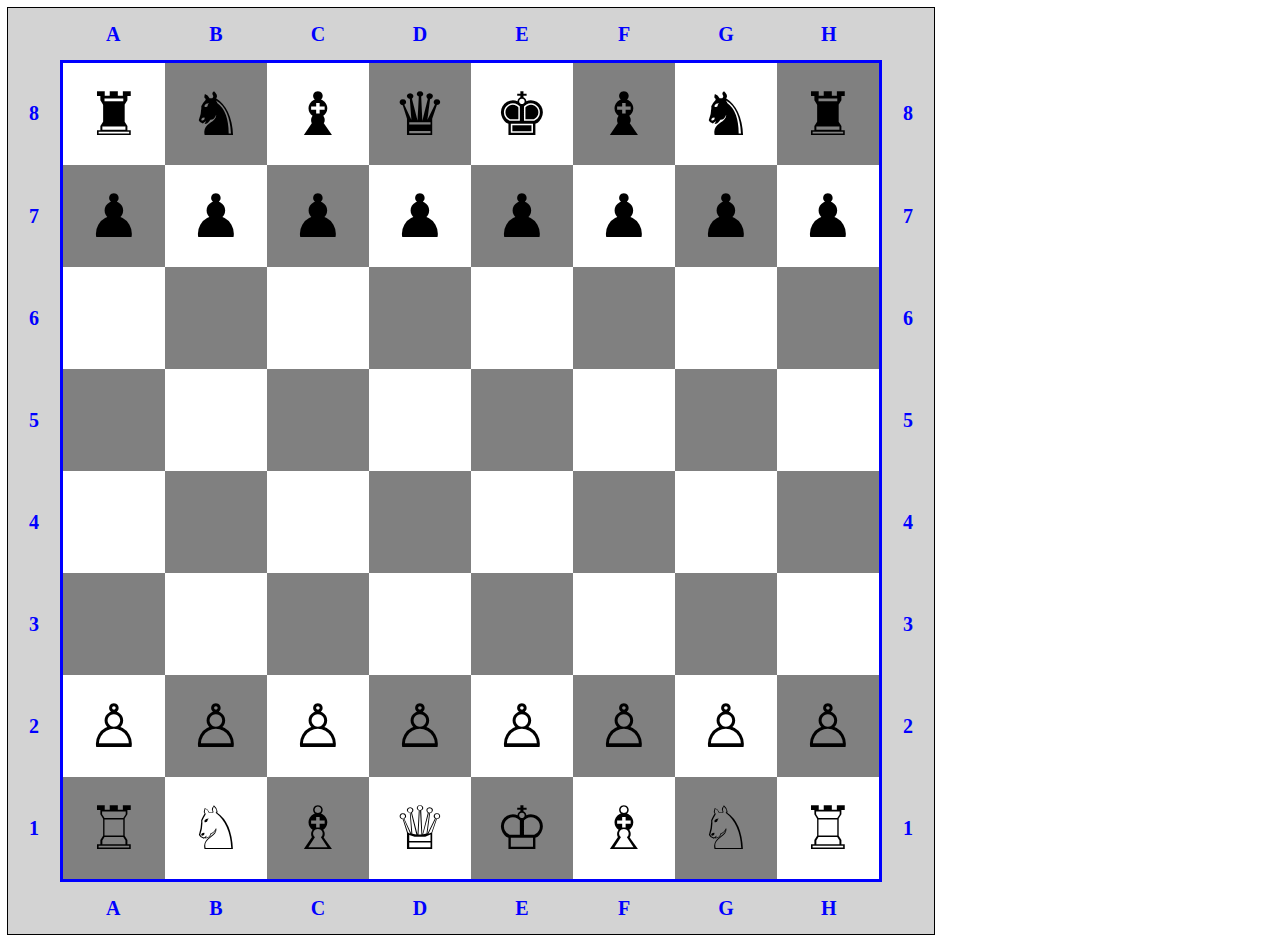
<file: всякие штуки/шахматы/chess.html>
<!DOCTYPE html>
<html lang="ru">

<head>
    <meta charset="UTF-8">
    <style>
        table {
            border-collapse: collapse;
            outline: 1px solid black;
        }

        td {
            width: 100px;
            height: 100px;
            text-align: center;
            font-size: 60px;
        }

        th {
            background: lightgray;
            color: blue;
            font-size: 20px;
        }

        tr:nth-child(even) td:nth-child(odd),
        tr:nth-child(odd) td:nth-child(even) {
            background: gray;
        }

        tr:first-child th,
        tr:last-child th {
            height: 50px;
        }

        th:first-child,
        th:last-child {
            width: 50px;
        }

        .first {
            border-right: 3px solid blue;
        }

        .end {
            border-left: 3px solid blue;
        }

        .top {
            border-top: 3px solid blue;
        }

        .bottom {
            border-bottom: 3px solid blue;
        }
    </style>
    <title>Шахматы</title>
</head>

<body>
    <table>
        <tr>
            <th></th>
            <th class="bottom">A</th>
            <th class="bottom">B</th>
            <th class="bottom">C</th>
            <th class="bottom">D</th>
            <th class="bottom">E</th>
            <th class="bottom">F</th>
            <th class="bottom">G</th>
            <th class="bottom">H</th>
            <th></th>
        </tr>
        <tr>
            <th class="first">8</th>
            <td>&#9820;</td>
            <td>&#9822;</td>
            <td>&#9821;</td>
            <td>&#9819;</td>
            <td>&#9818;</td>
            <td>&#9821;</td>
            <td>&#9822;</td>
            <td>&#9820;</td>
            <th class="end">8</th>
        </tr>
        <tr>
            <th class="first">7</th>
            <td>&#9823;</td>
            <td>&#9823;</td>
            <td>&#9823;</td>
            <td>&#9823;</td>
            <td>&#9823;</td>
            <td>&#9823;</td>
            <td>&#9823;</td>
            <td>&#9823;</td>
            <th class="end">7</th>
        </tr>
        <tr>
            <th class="first">6</th>
            <td></td>
            <td></td>
            <td></td>
            <td></td>
            <td></td>
            <td></td>
            <td></td>
            <td></td>
            <th class="end">6</th>
        </tr>
        <tr>
            <th class="first">5</th>
            <td></td>
            <td></td>
            <td></td>
            <td></td>
            <td></td>
            <td></td>
            <td></td>
            <td></td>
            <th class="end">5</th>
        </tr>
        <tr>
            <th class="first">4</th>
            <td></td>
            <td></td>
            <td></td>
            <td></td>
            <td></td>
            <td></td>
            <td></td>
            <td></td>
            <th class="end">4</th>
        </tr>
        <tr>
            <th class="first">3</th>
            <td></td>
            <td></td>
            <td></td>
            <td></td>
            <td></td>
            <td></td>
            <td></td>
            <td></td>
            <th class="end">3</th>
        </tr>
        <tr>
            <th class="first">2</th>
            <td>&#9817;</td>
            <td>&#9817;</td>
            <td>&#9817;</td>
            <td>&#9817;</td>
            <td>&#9817;</td>
            <td>&#9817;</td>
            <td>&#9817;</td>
            <td>&#9817;</td>
            <th class="end">2</th>
        </tr>
        <tr>
            <th class="first">1</th>
            <td>&#9814;</td>
            <td>&#9816;</td>
            <td>&#9815;</td>
            <td>&#9813;</td>
            <td>&#9812;</td>
            <td>&#9815;</td>
            <td>&#9816;</td>
            <td>&#9814;</td>
            <th class="end">1</th>
        </tr>
        <tr>
            <th></th>
            <th class="top">A</th>
            <th class="top">B</th>
            <th class="top">C</th>
            <th class="top">D</th>
            <th class="top">E</th>
            <th class="top">F</th>
            <th class="top">G</th>
            <th class="top">H</th>
            <th></th>
        </tr>
    </table>
</body>

</html>
</file>
<file: всякие штуки/базовая верстка/style/style.css>
@font-face {
    font-family: 'Bradobrei';
    src: url(../fonts/Bradobrei.eot);
    src: url(./Bradobrei.eot?#iefix) format('embedded-opentype'),
        url(./Bradobrei.otf) format('otf'),
        url(../fonts/Bradobrei.otf) format('svg'),
        url(../fonts/Bradobrei.ttf) format('truetype'),
        url(../fonts/Bradobrei.woff) format('woff'),
        url(../fonts/Bradobrei.woff2) format('woff2');
}

@font-face {
    font-family: 'LEngineer-Regular';
    src: url(../fonts/LEngineer-Regular.eot);
    src: url(./LEngineer-Regular.eot?#iefix) format('embedded-opentype'),
        url(../fonts/LEngineer-Regular.otf) format('otf'),
        url(../fonts/LEngineer-Regular.svg) format('svg'),
        url(../fonts/LEngineer-Regular.ttf) format('truetype'),
        url(../fonts/LEngineer-Regular.woff) format('woff'),
        url(../fonts/LEngineer-Regular.woff2) format('woff2');
}

* {
    padding: 0;
    margin: 0;
    border: 0;
}

a {
    text-decoration: none;
    color: black;
}

a:hover {
    text-decoration: underline;
    color: blue;
}

html,
body {
    height: 100%;
    width: 100%;
    font-size: 100%;
    font-family: 'Bradobrei';
    line-height: 1;
    font-size: 14px;
}

body {
    background-color: lightgray;
}

footer,
header {
    display: block;
}

header {
    background-color: gray;
    height: 100px;
}

nav {
    display: flex;
    justify-content: center;
    gap: 30px;
    line-height: 100px;
    color: black;
    font-size: 25px;
}

.h {
    display: flex;
    justify-content: center;
}

h1 {
    margin: 35px 0 35px 17%;
    font-size: 45px;
}

.main {
    display: flex;
    gap: 15px;
    justify-content: center;
}

.img {
    height: 600px;
    margin-bottom: 50px;
    margin-left: 200px;
}

.container {
    width: 480px;
    height: 635px;
    padding: 25px;
    margin-bottom: 50px;
    border: 1px solid gray;
    border-radius: 15px;
    background-color: lightblue;
    font-size: 27px;
    font-family: 'LEngineer-Regular';

}

.container>p {
    padding-bottom: 15px;
}

ul {
    padding-left: 35px;
    padding-bottom: 15px;
}

.git {
    background: right 20px no-repeat url(../img/arrow-down.png);
    padding-right: 20px;
}

.left {
    text-align: end;
    padding-top: 5px;
}

.post_scriptum {
    margin-top: 30px;
}

a.list {
    background: right 5px no-repeat url(../img/link.png);
    padding-right: 20px;

}

.up {
    position: fixed;
    height: 40px;
    width: 70px;
    line-height: 40px;
    text-align: center;
    border: 1px solid gray;
    background-color: lightblue;
    right: 20px;
    bottom: 20px;
}

.empty {
    height: 400px;
}

footer {
    background-color: gray;
    height: 150px;
    display: flex;
    justify-content: center;
    line-height: 150px;
    color: black;
    font-size: 25px;
}
</file>
<file: всякие штуки/Магазин/style/style.css>
@font-face {
    font-family: 'Rubik';
    src: url('../fonts/Rubik-Light.woff2') format('woff2');
    font-weight: 300;
    font-style: normal;
    font-display: swap;
}

@font-face {
    font-family: 'Rubik';
    src: url('../fonts/Rubik-Regular.woff2') format('woff2');
    font-weight: 400;
    font-style: normal;
    font-display: swap;
}

@font-face {
    font-family: 'Rubik';
    src: url('../fonts/Rubik-Medium.woff2') format('woff2');
    font-weight: 500;
    font-style: normal;
    font-display: swap;
}

@font-face {
    font-family: 'Rubik';
    src: url('../fonts/Rubik-SemiBold.woff2') format('woff2');
    font-weight: 600;
    font-style: normal;
    font-display: swap;
}

@font-face {
    font-family: 'icomoon';
    src: url('../fonts/icomoon.woff2') format('woff2');
    font-weight: normal;
    font-style: normal;
}

* {
    padding: 0;
    margin: 0;
    border: 0;
}

html,
body {
    height: 100%;
    width: 100%;
    font-size: 100%;
    line-height: 1;
    font-size: 14px;
}

:focus,
:active {
    outline: none;
}

a:focus,
a:active {
    outline: none;
}

nav,
footer,
header {
    display: block;
}

input,
button,
textarea {
    font-family: inherit;
}

h1,
h2,
h3,
h4 {
    font-size: inherit;
    font-weight: 400;
}

a,
a:hover,
a:visited {
    text-decoration: none;
}

body {
    background: linear-gradient(to right, #FEF6EB, #e3cfb8) no-repeat;
    background-attachment: fixed;
    font: normal 400 16px/26px 'Rubik';
    letter-spacing: 0.05em;
}

/* scrollbar */
::-webkit-resizer,
::-webkit-scrollbar {
    width: 10px;
    position: absolute;
}

::-webkit-scrollbar-thumb {
    position: absolute;
    border-radius: 2px;
    background-color: #000;
    box-shadow: 0 2px 4px 0 rgb(0 0 0 / 30%);
    width: 10px;
    border: 1px solid #000;
}

::-webkit-scrollbar-track {
    background-color: #d8d8d8;
    position: absolute;
}

/* header */

header {
    position: fixed;
    top: 0;
    left: 0;
    width: 100%;
    padding: 15px 0;
    background-color: white;
    z-index: 11;
}

.container {
    width: 100%;
    max-width: 1360px;
    padding: 0 50px;
    margin: 0 auto;
}

.container_for_modal {
    width: 100%;
    max-width: 1360px;
    position: relative;
    margin: 0 auto;
}

.top_block {
    display: flex;
    justify-content: space-between;
    align-items: center;
    margin-bottom: 15px;
    font: normal 400 16px/30px 'Rubik';
    color: #3e2b2e;
}

#city {
    cursor: pointer;
    padding-right: 15px;
}

.outline {
    height: 2px;
    max-width: 1360px;
    width: 100%;
    background-color: #3e2b2e;
}

.bb {
    font: normal 600 20px/34px 'Rubik';
    color: #3e2b2e;
    display: flex;
    justify-content: space-between;
    align-items: center;
    padding-top: 15px;
}

.dropdown_toggle {
    font: normal 600 20px/34px 'Rubik';
    color: #3e2b2e;
    background-color: white;
    cursor: pointer;
}

.regestry_enter {
    font: normal 400 16px/30px 'Rubik';
    cursor: pointer;
}

.regestry_enter i {
    font-size: 20px;
    vertical-align: middle;
}

.fa-bars::before {
    padding-right: 5px;
}

.nav a {
    font: normal 600 16px/30px 'Rubik';
    color: #3e2b2e;
    margin-right: 20px;
    padding-bottom: 24px;
}

.nav a:hover,
.cart:hover {
    border-bottom: 2px solid #3e2b2e;
}

.right {
    display: flex;
    justify-content: space-between;
}

header .bb .right .search {
    width: 300px;
    height: 40px;
    border-radius: 15px;
    margin-right: 25px;
}

header .bb .right .search .srch {
    box-sizing: border-box;
    padding-left: 15px;
    width: 100%;
    height: 100%;
    border: 1px solid #3e2b2e;
    border-radius: 10px;
}

header .bb .right .search .srch:focus {
    box-shadow: 0 0 4px 4px rgba(0, 0, 0, .5);
}

.cart {
    font: normal 600 16px/30px 'Rubik';
    color: #3e2b2e;
    padding-bottom: 27px;
}

/* Кнопка вверх */
.app_please {
    position: fixed;
    bottom: 700px;
    right: 40px;
    width: 50px;
    height: 50px;
    border-radius: 50%;
    background: url(../images/up_arrow_b.png) center/80% no-repeat;
    cursor: pointer;
    visibility: hidden;
    opacity: 0;
    transition: 0.5s;
    z-index: 1;
}

.app_please.active {
    bottom: 40px;
    visibility: visible;
    opacity: 1;
}

/* modal city */

.modal_city_screener {
    position: fixed;
    top: 0;
    bottom: 0;
    left: 0;
    right: 0;
    display: none;
}

.modal_city_screener.active {
    display: flex;
    background: rgba(0, 0, 0, .5);
    cursor: pointer;
}

.okno_city {
    width: 560px;
    height: 370px;
    padding: 20px 60px 20px 40px;
    color: #3e2b2e;
    background-color: white;
    border: 1px solid #3e2b2e;
    position: absolute;
    left: 50%;
    margin-left: -331px;
    top: 0;
    transform: rotateX(90deg);
    transition: transform .2s linear;
    display: none;
}

.okno_city.active {
    display: block;
}

.okno_city h2 {
    font: normal 600 24px/36px 'Rubik';
    padding-bottom: 15px;
}

.gf,
.gs,
.gt {
    width: 180px;
}

.okno_city p:hover {
    font-weight: 600;
}

.okno_city_close {
    position: absolute;
    top: 15px;
    right: 15px;
    font: normal 400 24px/34px 'Rubik';
    text-align: center;
    cursor: pointer;
    color: white;
    background-color: black;
    width: 36px;
    height: 36px;
    border-radius: 50%;
}

.gf p,
.gs p,
.gt p {
    cursor: pointer;
}

.okno_city_close:hover {
    color: black;
    background-color: white;
    border: 1px solid black;
    box-shadow: 0 0 10px black;
}

.okno_city_close:active {
    box-shadow: none;
}

.goroda {
    display: flex;
    width: 560px;
    padding-top: 15px;
    justify-content: space-between;
}

main {
    margin: 200px 0 90px;
}

/* modal enter */

.login_s,
.dropdown_scr {
    position: fixed;
    top: 0;
    bottom: 0;
    left: 0;
    right: 0;
    display: none;
}

.login_s.active,
.dropdown_scr.active {
    display: block;
}

.login {
    width: 240px;
    height: 395px;
    padding: 20px 40px 0;
    color: #3e2b2e;
    background-color: white;
    border: 1px solid #3e2b2e;
    position: absolute;
    text-align: center;
    right: 0;
    top: 0px;
    transform: rotateX(90deg);
    transition: transform .2s linear;
    display: none;
}

.login.active {
    display: block;
}

.login h2 {
    font: normal 600 20px/34px 'Rubik';
}

.login a {
    font: normal 400 16px/26px 'Rubik';
    color: #3e2b2e;
    padding-bottom: 3px;
    border-bottom: 1px solid #3e2b2e;
}

.login a:hover {
    border: none;
}

.login input {
    display: block;
    margin: 0 auto 10px;
    width: 240px;
    height: 40px;
    border-bottom: 1px solid #3e2b2e;
    font: normal 400 16px/30px 'Rubik';
}

.login .submit_en {
    margin: 20px auto 5px;
    width: 140px;
    background-color: black;
    color: white;
    border-radius: 15px;
    cursor: pointer;
}

.login .outline {
    margin: 20px 0;
}

.login .icons {
    display: flex;
    font-size: 30px;
    justify-content: space-between;
}

.login .icons i {
    cursor: pointer;
}

.login .submit_re {
    width: 240px;
    margin: 20px auto 0;
    background-color: black;
    color: white;
    cursor: pointer;
}

.login .close_re {
    position: absolute;
    top: 15px;
    right: 15px;
    font: normal 400 24px/34px 'Rubik';
    cursor: pointer;
    color: white;
    background-color: black;
    width: 36px;
    height: 36px;
    border-radius: 50%;
    text-align: center;
    padding: 0;
}

.login .submit_en:hover,
.login .submit_re:hover,
.login .close_re:hover {
    background-color: white;
    color: black;
    border: 1px solid black;
    box-shadow: 0px 0px 10px black;
}

.login .submit_en:active,
.login .submit_re:active,
.login .close_re:active {
    box-shadow: none;
}

/* modal menu */

.main_menu {
    display: none;
    position: absolute;
    top: 0;
    left: 0;
    width: 275px;
    height: 430px;
    padding: 22px 0 0 9px;
    color: #3e2b2e;
    background-color: white;
    user-select: none;
    list-style-type: none;
    border-top: 2px solid #3e2b2e;
    border-left: 2px solid #3e2b2e;
}

.main_menu.active {
    display: block;
}

.main_menu ul {
    list-style-type: none;
    font: normal 600 16px/30px 'Rubik';
}

.main_menu li {
    padding-bottom: 18px;
}

.main_menu a {
    color: #3e2b2e;
    cursor: pointer;
}

.main_menu a span {
    color: white;
}

.main_menu a:hover span {
    color: #3e2b2e;
}


/* slider */

.slick-track {
    display: flex;
}

.slick-list {
    overflow: hidden;
}

/* main slider */

.slider {
    margin: 0 auto 90px;
    position: relative;
}

.slider .slider_item {
    width: 100%;
    position: relative;
}

.slider .slick-list {
    padding: 0 !important;
    max-height: 600px;
}

.slider .slick-list img {
    width: 100%;
    height: auto;
}

.slider .slick-list img:hover {
    transition: 1s;
    transform: scale(1.1);
}

.slider .slick-list p {
    position: absolute;
    font-size: 60px;
    color: white;
    text-shadow: 3px 3px 4px black;
    text-align: center;
}

.slider .slick-list .img_nmbr_one {
    margin-top: -100px;
}

.img_nmbr_one p {
    left: 40px;
    top: 180px;
}

.slider .slick-list .img_nmbr_two p {
    left: 40px;
    top: 80px;
}

.slider .slick-list .img_nmbr_tree p {
    top: 80px;
    right: 40px;
}

.slider .slick-list .img_nmbr_four {
    margin-top: -80px;
}

.slider .slick-list .img_nmbr_four p {
    top: 160px;
    left: 40px;
}

.slider .slick-list .img_nmbr_five {
    margin-top: -200px;
}

.img_nmbr_five p {
    top: 280px;
    right: 40px;
}

.slider .slick-list .img_nmbr_six img {
    width: auto;
}

.slider .slick-list .img_nmbr_six p {
    top: 80px;
    left: 80px;
}

.slider .slick-arrow {
    position: absolute;
    top: 50%;
    margin-top: -30px;
    z-index: 10;
    font-size: 0;
    width: 30px;
    height: 60px;
}

.slider .slick-arrow.slick-prev {
    left: 0;
    background: url(../images/sl_arrow_l.svg) 50% 50% / 130% no-repeat;
    cursor: pointer;
}

.slider .slick-arrow.slick-next {
    right: 0;
    background: url(../images/sl_arrow_r.svg) 50% 50% / 130% no-repeat;
    cursor: pointer;
}

.slider .slick-dots {
    display: flex;
    align-items: center;
    justify-content: center;
}

.slider .slick-dots li {
    list-style: none;
    margin: 0 10px;
}

.slider .slick-dots button {
    font-size: 0;
    width: 12px;
    height: 12px;
    background-color: transparent;
    border: 1px solid black;
    border-radius: 50%;
    cursor: pointer;
}

.slider .slick-dots li.slick-active button {
    background-color: black;
}

.slider_item {
    text-align: center;
}

/* */

.predlojka .predlojka_cofe_sw,
.predlojka .predlojka_promotion_sw {
    margin-bottom: 15px;
    margin-right: 10px;
    background-color: transparent;
    font: normal 500 28px/30px 'Rubik';
    cursor: pointer;
    border-bottom: 2px solid #3e2b2e;
    padding-bottom: 5px;
}

.predlojka_cofe_sw.hidden {
    border-bottom: none;
    opacity: 0.5;
}

.predlojka .predlojka_promotion_sw {
    opacity: 0.5;
    border-bottom: none;
}

.predlojka_promotion_sw.active {
    opacity: 1;
    border-bottom: 2px solid #3e2b2e;
}

.cofe_w {
    height: 480px;
    display: flex;
    justify-content: space-between;
    padding: 20px;
    background: url(../images/cf.jpg) no-repeat;
}

.cartochka_towara,
.cartochka_towara_two,
.cartochka_towara_tree,
.cartochka_towara_four {
    height: 310px;
    width: 280px;
    background: url(../images/towar.png) top/50% no-repeat;
    padding: 170px 20px 0;
    background-color: white;
    color: #3e2b2e;
    border-radius: 10px;
    position: relative;
}

.towar_style .in_stock {
    text-align: center;
}

.towar_style>p>i {
    color: green;
}

.cartochka_towara_four>p>i {
    color: red;
}

.towar_style h1 {
    text-align: center;
    font-size: 20px;
    font-weight: 500;
    margin: 0 auto 35px;
}

.towar_style .towar_p_style {
    position: absolute;
    left: 20px;
    bottom: 115px;
}

.towar_style .grm {
    position: absolute;
    left: 20px;
    bottom: 35px;
    text-align: left;
    font-size: 14px;
}

.towar_style .new_price {
    position: absolute;
    left: 20px;
    bottom: 45px;
    font-size: 24px;
}

.new_price span::after {
    margin-left: 10px;
    content: '\20BD';
}

.promotion_towar_buy {
    position: absolute;
    width: 120px;
    height: 50px;
    right: 20px;
    bottom: 35px;
    font-size: 20px;
    border-radius: 10px;
    cursor: pointer;
}

.cartochka_towara_tree .promotion_towar_buy {
    background: white;
    border: 1px solid white;
}

.cartochka_towara_tree .promotion_towar_buy:hover {
    box-shadow: 0 0 4px 4px rgba(255, 255, 255, .5);
}

.cartochka_towara_tree .promotion_towar_buy:active {
    box-shadow: none;
}

.cartochka_towara_two .promotion_towar_buy {
    color: white;
    background: black;
    border: 1px solid black;
}

.cartochka_towara_two .promotion_towar_buy:hover {
    box-shadow: 0 0 4px 4px rgba(0, 0, 0, .5);
}

.cartochka_towara_two .promotion_towar_buy:active {
    box-shadow: none;
}

.more_less_info {
    position: absolute;
    width: 30px;
    height: 30px;
    top: 10px;
    right: 10px;
    text-align: center;
    background-color: white;
    line-height: 20px;
    border-radius: 50%;
    cursor: pointer;
}

.cartochka_towara_tree .more_less_info {
    border: 1px solid white;
}

.cartochka_towara_two .more_less_info {
    border: 1px solid black;
}

.cartochka_towara_tree .more_less_info:hover {
    box-shadow: 0 0 4px 4px rgba(255, 255, 255, .5);
}

.cartochka_towara_tree .more_less_info:focus {
    box-shadow: none;
}

h3 .more_less_info {
    top: -10px;
    border: 1px solid black;
}

.cartochka_towara_two .more_less_info:hover,
.cartochka_towara_tree h3 .more_less_info:hover,
h3 .more_less_info:hover {
    box-shadow: 0 0 4px 4px rgba(0, 0, 0, .5);
}

.cartochka_towara_two .more_less_info:focus,
h3 .more_less_info:focus {
    box-shadow: none;
}

.cartochka_towara_hover,
.cartochka_towara_two_hover,
.cartochka_towara_tree_hover,
.cartochka_towara_four_hover,
.cartochka_towara_five_hover,
.cartochka_towara_six_hover,
.cartochka_towara_seven_hover,
.cartochka_towara_eight_hover {
    display: none;
    background-color: white;
    color: #3e2b2e;
    border-radius: 10px;
    width: 100%;
    height: 100%;
    position: absolute;
    top: 0;
    left: 0;
}

.cartochka_towara_tree {
    background: url(../images/milkcoffee.png) top/50% no-repeat;
    background-color: black;
    color: white;
}

.towar_style_hover h3 {
    font-weight: 600;
    font-size: 34px;
    text-align: left;
    padding: 0 20px 0 40px;
    margin: 20px 0;
    position: relative;
}

.towar_style_hover p {
    padding: 0 40px 0 40px;
}

.towar_style_hover span {
    font-weight: 600;
    font-size: 18px;
}

.cartochka_towara_hover.active,
.cartochka_towara_two_hover.active,
.cartochka_towara_tree_hover.active,
.cartochka_towara_four_hover.active,
.cartochka_towara_five_hover.active,
.cartochka_towara_six_hover.active,
.cartochka_towara_seven_hover.active,
.cartochka_towara_eight_hover.active {
    display: block;
}

.Promotion {
    height: 480px;
    display: flex;
    justify-content: space-between;
    padding: 20px;
    background: url(../images/pattern.png) #F8DAB9;
    display: none;
}

.cofe_w.hidden {
    display: none;
}

.Promotion.active {
    display: flex;
}

.go_to_katalog {
    text-align: center;
    margin: 45px 0 90px;
    background-color: transparent;
    font: normal 500 28px/30px 'Rubik';
    cursor: pointer;
    padding-bottom: 5px;
}

.go_to_katalog a {
    color: #3e2b2e;
}

.go_to_katalog a:hover {
    border-bottom: 2px solid #3e2b2e;
}

/* roasting */

.roasting {
    position: relative;
    padding: 20px 20px 20px 20px;
    margin-bottom: 90px;
    color: #3e2b2e;
    background: url(../images/negative_cofe.jpg) right/100% no-repeat;
}

.roasting_text {
    background-color: rgba(0, 0, 0, .5);
    border: 1px solid white;
    border-radius: 10px;
    padding: 20px;
    width: 530px;
}

.roasting h3 {
    font: normal 600 32px/34px 'Rubik';
    margin-bottom: 25px;
    color: white;
}

.roasting p {
    text-align: left;
    margin: 0 0 15px;
    font-size: 20px;
    letter-spacing: 0.04em;
    font-weight: 500;
    color: white;
}

.roasting button {
    width: 220px;
    height: 70px;
    font-size: 20px;
    background-color: rgba(0, 0, 0, .5);
    color: white;
    border: 1px solid white;
    cursor: pointer;
    border-radius: 10px;
}

.roasting button a {
    color: white;
}

.roasting button:hover {
    background-color: rgba(255, 255, 255, .5);
    box-shadow: 0 0 4px 4px rgba(255, 255, 255, .5);
    color: black;
    border: 1px solid white;
}

.grid_roasting {
    width: 480px;
    height: 710px;
    background-color: inherit;
    color: white;
    position: absolute;
    right: 20px;
    top: 20px;
    display: grid;
    grid-template-columns: repeat(3, 1fr);
    grid-template-rows: repeat(4, 25%);
}

.grid_roasting_items {
    border: 1px solid white;
    background-color: rgba(0, 0, 0, .5);
    border-radius: 10px;
    padding: 10px;
    text-align: center;
    line-height: 1;
    position: relative;
    cursor: default;
}

.grid_roasting_items:hover {
    box-shadow: 0 0 10px 10px rgba(0, 0, 0, .5);
}

.grid_roasting_items img {
    width: 70px;
    height: 70px;
    display: block;
    margin: 10px auto;
}

.our_benefits {
    grid-column: 1 / span 4;
    grid-row: 1;
    margin-bottom: 10px;
    display: flex;
}

.our_benefits p {
    font: normal 600 32px/34px 'Rubik';
    margin: auto;
    width: 80%;
}

.free_delivery {
    grid-column: 1;
    grid-row: 2;
    margin: 0 10px 10px 0;
}

.free_delivery_hover,
.fry_cofe_hover,
.money_back_hover,
.gifts_hover,
.our_team_hover,
.best_tools_hover {
    display: none;
    position: absolute;
    background: black;
    color: white;
    border-radius: 10px;
    top: 0;
    left: 0;
    width: 100%;
    height: 100%;
}

.free_delivery_hover p,
.fry_cofe_hover p,
.money_back_hover p,
.gifts_hover p,
.our_team_hover p,
.best_tools_hover p {
    margin: auto 5px;
    text-align: center;
    font-size: 14px;
    font-weight: 400;
}

.free_delivery_hover.active,
.fry_cofe_hover.active,
.money_back_hover.active,
.gifts_hover.active,
.our_team_hover.active,
.best_tools_hover.active {
    display: flex;
}

.fry_cofe {
    grid-column: 2;
    grid-row: 2;
    margin: 0 10px 10px 0;
}

.money_back {
    grid-column: 3;
    grid-row: 2 / span 2;
    margin-bottom: 10px;
    display: flex;
}

.money_back .money_back_content,
.gifts .gifts_content {
    margin: auto 0;
}

.gifts {
    grid-column: 1;
    grid-row: 3 / span 2;
    margin-right: 10px;
    display: flex;
}

.our_team {
    grid-column: 2;
    grid-row: 3;
    margin: 0 10px 10px 0;
}

.best_tools {
    grid-column: 2 / span 2;
    grid-row: 4;
}

/* FAQ */

.faq_h {
    font: normal 500 28px/30px 'Rubik';
    margin-bottom: 45px;
}

.faq {
    display: flex;
    justify-content: space-between;
    margin-bottom: 90px;
}

.faq_choose,
.faq_payment {
    width: 46%;
    border: 1px solid black;
    border-radius: 10px;
    padding: 20px;
    background: linear-gradient(to left, #FEF6EB, #e3cfb8) no-repeat;
}

.faq_choose h3,
.faq_payment h3 {
    font: normal 500 20px/34px 'Rubik';
    margin-bottom: 25px;
}

.faq_item {
    border: 1px solid black;
    border-radius: 10px;
    padding: 20px 20px 0;
    margin-bottom: 20px;
    cursor: pointer;
    background-color: white;
    user-select: none;
    position: relative;
}

.faq_item h4 {
    margin-bottom: 20px;
}

.faq_item h4 img {
    position: absolute;
    right: 20px;
    top: 13px;
    width: 40px;
    height: 40px;
    fill: black;
}

.faq_item p {
    display: none;
    margin-bottom: 20px;
}

.f_i_f.active p,
.f_i_s.active p,
.f_i_t.active p,
.f_p_f.active p,
.f_p_s.active p,
.f_p_t.active p {
    display: block;
}

.faq_item.active h4 img {
    transform: rotate(180deg);
}

/* follow */

.follow {
    margin-bottom: 90px;
}

.follow_interesting {
    display: flex;
    margin: auto 0 45px;
    justify-content: space-between;
    align-items: center;
    background: transparent;
}

.follow_interesting_item,
.follow_interesting_item a {
    color: black;
    margin: 0 auto;
    font-size: 20px;
}

.follow_interesting_item h4,
.follow_interesting_item_b h4 {
    font-size: 38px;
    text-transform: uppercase;
}

.follow_interesting_text {
    max-width: 280px;
    margin: 45px 0 25px;
}

.follow_interesting_item a {
    border-bottom: 2px solid black;
}

.follow_interesting_item a:hover {
    border-bottom: none;
}

.follow_interesting_cartoon {
    max-height: 500px;
}

.follow_interesting_cartoon img {
    height: 500px;
    object-fit: cover;
    overflow: hidden;
}

.follow_interesting_bottom {
    justify-content: space-between;
    gap: 10px;
    align-items: flex-start;
    background: none;
}

.follow_interesting_cartoon_bottom {
    margin-bottom: 45px;
    max-height: 350px;
    height: 350px;
    display: inline-block;
    object-fit: cover;
    overflow: hidden;


}

.follow_interesting_cartoon_bottom img {
    width: 100%;
    height: 100%;

}

.follow_interesting_cartoon_bottom img:hover {
    transition: 1s;
    transform: scale(1.1);
}

.follow_interesting_item_b {
    width: 32%;
}

.follow_interesting_bottom {
    color: black;
    margin: 0 auto;
    font-size: 20px;
}

.follow_interesting_bottom h4 {
    font-size: 34px;
    text-transform: none;
    margin-bottom: 20px;
}

.follow_social {
    background: url(../images/pattern.png) #F8DAB9;
    padding: 25px;
    border-radius: 10px;
    position: relative;
}

.follow_social h4 {
    font: normal 500 28px/30px 'Rubik';
    margin-bottom: 20px;
}

.follow_social p {
    width: 350px;
    margin-bottom: 20px;
    position: relative;
}

.follow_s_i {
    background: inherit;
    font-size: inherit;
    width: 350px;
    height: 70px;
    border: 1px solid black;
    border-radius: 10px;
    padding-left: 10px;
}

.follow_s_i:focus {
    box-shadow: 0 0 4px 4px rgba(0, 0, 0, .5);
}

::-webkit-input-placeholder {
    color: black;
}

.our_social {
    position: absolute;
    top: 25px;
    right: 25px;
}

.our_social i {
    font-size: 40px;
    margin-right: 10px;
}

.our_social a {
    display: flex;
    align-items: center;
    justify-content: center;
    color: black;
    margin-bottom: 10px;
}

/* footer */

footer {
    background-color: white;
    color: #3e2b2e;
}

.footer_menu {
    height: 175px;
}

.footer_menu,
.footer_copywriting {
    display: flex;
    position: relative;
    padding: 25px 0;
}

.footer_menu ul {
    list-style-type: none;
    margin-right: 25px;
}

.footer_menu ul li:first-child {
    font: normal 600 16px/30px 'Rubik';
}

.footer_menu ul a,
.footer_copywriting ul a {
    color: #3e2b2e;
    padding-bottom: 5px;
}

.footer_menu ul a:hover,
.footer_copywriting ul a:hover {
    border-bottom: 1px solid #3e2b2e;
}

footer ul li i {
    font-size: 30px;
    margin: 5px 10px 5px 0;
    cursor: pointer;
}

.footer_links {
    position: absolute;
    top: 25px;
    right: 0;
    width: 270px;
}

.footer_links ul,
.footer_copywriting ul {
    margin: 0;
    text-align: right;
}

.footer_copywriting {
    height: 80px;
}

.footer_copywriting p {
    font: normal 600 16px/30px 'Rubik';
}

.footer_copywriting ul {
    list-style-type: none;
    position: absolute;
    top: 25px;
    right: 0;
}

/* breadcrumbs */
.breadcrumbs {
    padding: 10px 0;
    height: 20px;
    margin-bottom: 25px;
}

.breadcrumbs li {
    display: inline-block;
    vertical-align: top;
    padding-right: 20px;
    margin-right: 10px;
    position: relative;
    font-size: 12px;
    line-height: 20px;
    font: normal 400 16px/20px 'Rubik';
}

.breadcrumbs li a {
    color: black;
    padding-bottom: 3px;
    border-bottom: 2px solid black;
}

.breadcrumbs li a:hover {
    border-bottom: none;
}

.breadcrumbs a::after {
    display: block;
    position: absolute;
    right: 0;
    top: 0;
    width: 10px;
    height: 20px;
    content: '\203a';
    text-align: center;
    font-size: 20px;
    line-height: 16px;
}

/* Каталог и штуки */

.filters_and_results {
    display: flex;
    justify-content: space-between;
    gap: 50px;
}

.all_filters {
    background: url(../images/pattern.png) #F8DAB9;
    border-radius: 10px;
    font-size: 20px;
    padding: 20px;
    width: 25%;
    height: 640px;
}

.search_filters {
    display: flex;
    align-items: stretch;
    margin-bottom: 20px;
}

.search_filters #search_input {
    box-sizing: border-box;
    display: block;
    position: relative;
    font-size: 20px;
    padding: 6px 12px;
    line-height: 1.5;
    background-color: transparent;
    border: 1px solid rgba(0, 0, 0, .5);
    border-radius: 10px;
    border-top-right-radius: 0;
    border-bottom-right-radius: 0;
    flex: 1 1 auto;
    width: 1%;
}

.search_filters #search_input:focus {
    border: 1px solid black;
    box-shadow: 0 0 4px 4px rgba(0, 0, 0, .5);
}

.search_filters #search_button {
    box-sizing: border-box;
    display: block;
    position: relative;
    font-size: 20px;
    padding: 6px 12px;
    background-color: transparent;
    border: 1px solid black;
    border-radius: 10px;
    margin-left: -1px;
    border-top-left-radius: 0;
    border-bottom-left-radius: 0;
    cursor: pointer;
}

.search_filters #search_button:hover {
    background: black;
    box-shadow: 0 0 4px 4px rgb(0 0 0 / 50%);
    color: white;
}

/* filters filters */
.filters {
    width: 100%;
}

#filter_price {
    height: 26px;
    display: flex;
    justify-content: space-between;
}

#filter_price label {
    box-sizing: border-box;
    display: block;
}

#amount1,
#amount2 {
    box-sizing: border-box;
    display: block;
    background-color: black;
    border-radius: 10px;
    color: white;
    width: 30%;
    height: 100%;
    margin: 0 5px;
    text-align: center;
}

.filters fieldset {
    display: block;
    box-sizing: border-box;
}

.filters fieldset legend {
    margin-bottom: 5px;
}

.filters fieldset select {
    width: 100%;
    height: 46px;
    font-size: 20px;
    padding: 10px;
    cursor: pointer;
    border-radius: 10px;
    margin-bottom: 20px;
    color: white;
    background-color: black;
}

#filter_roasting {
    display: flex;
}

.roasting_left,
.roasting_right {
    width: 50%;
}

.roasting_left input,
.roasting_right input {
    height: 25px;
    width: 25px;
}


#slider-range {
    margin: 20px 0;
}

#slider-range .ui-widget-header {
    background: black;
}

.results {
    display: grid;
    grid-template-columns: repeat(auto-fit, 300px);
    gap: 16px;
    flex-wrap: wrap;
    width: 75%;
}

.card {
    box-sizing: border-box;
    max-height: 513px;
    border-radius: 10px;
    overflow: hidden;
    border: 1px solid black;
    box-shadow: 0 8px 16px rgba(0, 0, 0, .4);
    background: url(../images/towar.png) top/50% no-repeat;
    background-color: rgba(255, 255, 255, .5);
    padding-top: 170px;
}

.card_content {
    padding: 16px;
    padding-top: 0;
}

.card_title {
    height: 52px;
    font-size: 22px;
    font-weight: 600;
    text-align: center;
    margin-bottom: 10px;
}

.card_description {
    margin-bottom: 16px;
}

.card_info {
    font: normal 400 16px/20px 'Rubik';
}

.card_param {
    margin-bottom: 10px;
}

.card label {
    font-weight: 600;
    font-size: 18px;
}

.card_footer {
    display: flex;
    justify-content: space-between;
    margin-top: 16px;
}

.card_cost {
    text-align: center;
}

.card_footer button {
    box-sizing: border-box;
    position: relative;
    padding: 5px;
    font-size: 18px;
    background: transparent;
    border: 1px solid black;
    border-radius: 10px;
    cursor: pointer;
}

.card_footer button:hover {
    background: black;
    box-shadow: 0 0 4px 4px rgb(0 0 0 / 50%);
    color: white;
}

.card_footer button:active {
    top: 1px;
    box-shadow: none;
}


/* contacts */

.our_contacts_h2 {
    font-size: 36px;
    font-weight: 900;
    text-align: center;
    margin-bottom: 55px;
}

.contacts_our_contacts {
    position: relative;
}

.contacts_our_contacts h3 {
    font: normal 500 30px/30px 'Rubik';
    font-weight: 900;
    margin-top: 50px;
    margin-bottom: 10px;
}

.contacts_our_contacts p {
    margin-bottom: 10px;
    font-size: 20px;
}

.contacts_our_contacts i {
    font-size: 36px;
    margin-bottom: 50px;
    margin-right: 10px;
    cursor: pointer;
}

.ask_call_back {
    position: absolute;
    top: 0;
    right: 0;
}

.ask_call_back h3 {
    margin-top: 0;
}

.ask_call_back_item {
    padding: 20px;
    background: linear-gradient(to left, #FEF6EB, #e3cfb8) no-repeat;
    border: 1px solid black;
    border-radius: 10px;
    position: relative;
    font-size: 20px;
    min-width: 400px;
}

.ask_call_back_item img {
    position: absolute;
    right: 20px;
    top: 14px;
    width: 40px;
    height: 40px;
}

.ask_call_back_item h4 {
    user-select: none;
    cursor: pointer;
}

.ask_call_back_item p {
    text-align: center;
}

.ask_call_back_item form {
    display: none;
    margin-top: 20px;
}

.ask_call_back_item.active form {
    display: block;
}

.ask_call_back_item.active h4 img {
    transform: rotate(180deg);
}

.ask_call_back_item input {
    display: block;
    width: 308px;
    height: 50px;
    padding-left: 10px;
    margin: 0 auto 15px;
    font-size: 20px;
    background-color: inherit;
    border: 1px solid black;
    border-radius: 10px;
}

.ask_call_back_item input:focus {
    box-shadow: 0 0 4px 4px rgba(0, 0, 0, .5);
}

.ask_call_back_item .submit {
    width: 320px;
    padding: 0;
    cursor: pointer;
    background-color: inherit;
    color: black;
    border: 1px solid black;
    margin: 35px auto 15px;
}

.ask_call_back_item .submit:hover {
    background-color: black;
    box-shadow: 0 0 4px 4px rgba(0, 0, 0, .5);
    color: white;
}

.ask_call_back_item .submit:active {
    box-shadow: none;
}

/* getModalWindows !!!! */
.screener_modal {
    background: rgba(0, 0, 0, .5);
    position: fixed;
    top: 0;
    bottom: 0;
    left: 0;
    right: 0;
    cursor: pointer;
    z-index: 12;
}

.modal_modal {
    background: white;
    border-radius: 10px;
    position: fixed;
    left: calc(50% - 240px);
    width: 400px;
    top: 200px;
    padding: 40px;
    z-index: 12;
    display: block;
}

.close_modal {
    position: absolute;
    top: 15px;
    right: 15px;
    width: 36px;
    height: 36px;
    border-radius: 50%;
    color: white;
    font-size: 24px;
    line-height: 26px;
    background-color: black;
    cursor: pointer;
}

.close_modal:hover {
    color: black;
    background-color: white;
    border: 1px solid black;
}

/* product gallert */

.bigimage {
    width: 575px;
    height: 575px;
    display: flex;
    align-items: center;
    justify-content: center;
    border: 1px solid black;
    border-radius: 10px;
    background-color: rgba(255, 255, 255, .5);
}

.gallery {
    width: 545px;
    height: 50px;
    margin-top: 20px;
    padding: 15px 15px;
    background-color: rgba(255, 255, 255, .5);
    border: 1px solid black;
    border-radius: 10px;
    position: relative;
}

.gallery button {
    width: 15px;
    height: 50px;
    position: absolute;
    top: 15px;
    overflow: hidden;
    color: black;
    background-color: transparent;
    cursor: pointer;
}

.gallery .disabled {
    cursor: default;
    opacity: .3;
}

.gallery .gal_left {
    left: 5px;
}

.gallery .gal_right {
    right: 5px;
}

.gallery button span {
    font: bold 50px/50px 'Roboto';
    display: inline-block;
    margin-top: -9px;
}

.gallery>div {
    width: 555px;
    height: 50px;
    overflow: hidden;
    position: relative;
}

.special_stile_for_product {
    display: flex;
    gap: 30px;
    justify-content: space-between;
}

.offer {
    background-color: rgba(255, 255, 255, .5);
    border: 1px solid black;
    border-radius: 10px;
    width: 55%;
    padding: 50px 50px 43px;
}

.offer h1 {
    font-weight: 600;
    font-size: 44px;
    text-align: center;
    margin-bottom: 60px;
}

.offer p {
    margin-bottom: 15px;
    font-size: 20px;
}

.offer p span {
    font-weight: 600;
    font-size: 24px;
}

.special_stile_for_product .offer .special_stile_for_price span {
    color: black;
    font-size: 50px;
    line-height: 70px;
}

.special_stile_for_price {
    text-align: center;
    margin-top: 40px;
}

.special_stile_for_product .special_stile_for_price span::after {
    margin-left: 10px;
    content: '\20BD'
}

.special_stile_for_btn_buy {
    display: block;
    margin: 0 auto;
    width: 200px;
    font-size: 24px;
    background: transparent;
    border: 1px solid black;
    padding: 20px;
    position: relative;
    cursor: pointer;
    box-shadow: 2px 2px black, 8px 8px black;
    top: -4px;
    left: -4px;
}

.special_stile_for_btn_buy:hover {
    box-shadow: none;
    top: 0;
    left: 0;
}

.special_stile_for_btn_buy:active {
    box-shadow: 0 0 4px 4px rgba(0, 0, 0, .5);
}

.product_images {
    flex: 0 0 470px;
}

.gallery .rail {
    display: flex;
    gap: 5px;
    position: absolute;
    top: 0;
    left: 0;
    height: 50px;
}

#lightbox img {
    width: 100%;
    height: 100%;
    opacity: 0;
    transition: opacity 2s;
}

#lightbox.ready img {
    opacity: 1;
}



/* order */
.table {
    width: 100%;
    font: normal 400 20px/30px 'Rubik';
    background: url(../images/pattern.png) #F8DAB9;
    border: 20px solid #F8DAB9;
    border-collapse: collapse;
    margin-bottom: 20px;
}

.table> :not(caption)>*>* {
    padding: 7px;
}

.table thead .name {
    text-align: left;
}

.table thead tr th,
.table tfoot tr th {
    font-size: 24px;
}

.table tfoot .allsum {
    text-align: right;
}

.table tbody tr:nth-child(odd) {
    background: rgba(255, 255, 255, .5);
}

.table tbody .name a {
    color: black;
}

.table tbody .name a:hover {
    border-bottom: 1px solid black;
}

.order .icon {
    font-family: 'icomoon';
    cursor: pointer;
    user-select: none;
}

.table tfoot th {
    border-bottom: none;
}

.table .allsum span {
    color: black;
}

.table .allsum span::after {
    content: '\20\20BD'
}

.table .index {
    text-align: center;
    width: 50px;
}

.table .qty {
    text-align: center;
    width: 200px;
}

.table .price {
    text-align: center;
    width: 100px;
}

.table .sum {
    text-align: center;
    width: 100px;
}

.table td.delete {
    text-align: center;
    width: 100px;
}

.table .qty strong {
    min-width: 100px;
    text-align: center;
    display: inline-block;
    user-select: none;
}

.table .qty span {
    border-radius: 50%;
    border: 1px solid black;
    background: transparent;
    color: black;
    width: 22px;
    height: 22px;
    display: inline-block;
    text-align: center;
    line-height: 20px;
    cursor: pointer;
    user-select: none;
}

.table .qty span:hover {
    background: black;
    color: white;
}

.table .qty .minus {
    margin-right: 10px;
}

.table .qty .plus {
    margin-left: 10px;
}

#order {
    height: 30px;
    text-align: center;
}

.container.empty,
.empty .container {
    display: none;
}

.container.empty {
    font-size: 20px;
    text-align: center;
    height: 100%;
}

.container.empty a {
    padding-bottom: 3px;
    border-bottom: 2px solid black;
    cursor: pointer;
    color: black;
}

.container.empty a:hover {
    border: none;
}

.empty .container.empty {
    display: block;
}

/* Инпуты и формочки */

.container_form_promokod {
    position: relative;
}

.order form {
    background: linear-gradient(to bottom right, #e3cfb8, #FEF6EB) no-repeat;
    padding: 20px;
}

.mb-3 {
    margin-bottom: 16px;
}

.form-label {
    display: block;
    font-size: 20px;
    margin-bottom: 8px;
}

.form-control {
    box-sizing: border-box;
    display: block;
    width: 25%;
    font-size: 20px;
    padding: 0.375rem 0.75rem;
    line-height: 1.5;
    background-color: transparent;
    border: 1px solid rgba(0, 0, 0, .5);
    border-radius: 10px;
}

.form-control:focus {
    border: 1px solid black;
    box-shadow: 0 0 4px 4px rgba(0, 0, 0, .5);
}

.form-control.is-invalid {
    border-color: #dc3545;
    padding-right: 36px;
    background: url(../images/invalid_bg.svg) no-repeat;
    background-position: right 10px top 50%;
    background-size: 22px;
    box-shadow: 0 0 4px 4px rgba(220, 53, 69, 0.5);
}

.form-control.is-invalid:focus {
    border: 1px solid #dc3545;
    box-shadow: none;
}

.invalid-feedback {
    margin-top: 5px;
    color: #dc3545;
    font-size: 16px;
}

.form-check-label i {
    font-style: normal;
}

.form-check-label span {
    display: none;
}

.form-check-label.is-invalid {
    color: #dc3545;
}

.form-check-label.is-invalid i {
    display: none;
}

.form-check-label.is-invalid span {
    display: inline;
}

.mb-3 .submit {
    background: transparent;
    height: 50px;
    border: 1px solid black;
    border-radius: 10px;
    padding: 0 20px;
    cursor: pointer;
    font-size: 18px;
    position: relative;
}

.mb-3 .submit:hover {
    background: black;
    box-shadow: 0 0 4px 4px rgba(0, 0, 0, .5);
    color: white;
}

.mb-3 .submit:active {
    top: 1px;
    box-shadow: none;
}

.input-group {
    position: relative;
    display: flex;
    flex-wrap: wrap;
    align-items: stretch;
    width: 25%;
}

#date {
    border-top-right-radius: 0;
    border-bottom-right-radius: 0;
    position: relative;
    flex: 1 1 auto;
    width: 1%;
}

.btn-outline-secondary {
    position: relative;
    z-index: 2;
    font: normal 400 20px/30px 'Rubik';
    background: transparent;
    border: 1px solid black;
    padding: 6px 12px;
    display: inline-block;
    margin-left: -1px;
    border-radius: 10px;
    border-top-left-radius: 0;
    border-bottom-left-radius: 0;
}

.btn-outline-secondary:hover {
    background: black;
    box-shadow: 0 0 4px 4px rgba(0, 0, 0, .5);
    color: white;
}

.promokod_i_pred {
    position: absolute;
    top: 20px;
    right: 70px;
}

.promokod_i_pred img {
    width: 500px;
    height: auto;
}

.promokod_i_pred p {
    font-size: 20px;
    text-align: center;
}

.icons_social {
    margin-top: 10px;
    display: flex;
    font-size: 40px;
    justify-content: center;
    gap: 20px;
}

.promokod_i_pred i {
    cursor: pointer;
}


/* calendar */
#calendar {
    height: auto;
}

.dp_header {
    font-size: 20px;
    text-align: center;
    padding-bottom: 10px;
}

.dp_header span {
    cursor: pointer;
    padding: 0 5px;
    border: 1px solid black;
    border-radius: 10px;
}

.dp_header span:hover {
    background: black;
    color: white;
}

.dp_header strong {
    padding: 0 5px;
}

.dp_header .prev {
    margin-left: 5px;
}

.dp_header .next {
    margin-right: 5px;
}

.headday {
    background: rgba(0, 0, 0, .5);
    user-select: none;
    font-weight: 600;
}

.headday.holiday {
    background: rgba(255, 0, 0, .5);
}

.dp_grid {
    display: grid;
    grid-template-columns: repeat(7, auto);
    text-align: center;
    gap: 2px;
}

.dp_grid span {
    height: 30px;
    line-height: 30px;
}

.dp_grid .getter {
    cursor: pointer;
}

.dp_grid .getter:hover {
    background: rgba(0, 0, 0, .5);
}

.dp_grid .getter.holiday:hover {
    background: rgba(255, 0, 0, .5);
}

#order.modal_modal {
    padding: 50px 40px 40px;
}

#order.modal_modal p {
    font-size: 20px;
}
</file>
<file: всякие штуки/модальное окно/style/style.css>
body {
    margin: 0;
    padding: 0;
    background-color: lightslategray;
}

button {
    margin-top: 50px;
    margin-left: 50px;
    width: 300px;
    height: 150px;
    border: 1px solid blue;
    border-radius: 10px;
    cursor: pointer;
    font-size: 25px;
    background-color: lightblue;
}

.container {
    position: fixed;
    top: 0;
    width: 100%;
    height: 100%;
    display: flex;
    justify-content: center;
    align-items: center;
    display: none;
}

.okno {
    width: 600px;
    padding-bottom: 15px;
    margin: 0 auto;
    text-align: center;
    background-color: lightblue;
    border: 1px solid blue;
    border-radius: 10px;
    position: relative;
    transform: rotateX(90deg);
    transition: transform .2s linear;
}

h2 {
    margin-bottom: 0;
    font-size: 28px;
}

.okno p {
    width: 500px;
    margin: 5px auto 10px;
    font-size: 17px;
}

.okno input {
    width: 300px;
    display: block;
    margin: 0 auto 10px;
    border: 1px solid blue;
    border-radius: 10px;
    padding: 15px 25px;
}

.okno .submit {
    cursor: pointer;
}

.container.active {
    display: flex;
}

.close {
    position: absolute;
    top: 15px;
    right: 15px;
    font-size: 25px;
    cursor: pointer;
}
</file>
<file: всякие штуки/Угадай число!/style/style.css>
body {
    background-color: lightslategray;
    margin: 0;
    padding: 0;
}

.container {
    width: 600px;
    min-height: 200px;
    border: 1px solid lightsalmon;
    border-radius: 10px;
    background-color: purple;
    margin: 100px auto;

}

.container h1 {
    text-align: center;
    font-size: 45px;
    color: lightsalmon;
}

.first_step {
    text-align: center;
    color: lightsalmon;
    font-size: 25px;
    margin-top: -15px;
}

.first_step.close {
    display: none;
}

.second {
    text-align: center;
    color: lightsalmon;
    font-size: 25px;
    margin-top: -15px;
    display: none;
}

.second.show {
    display: block;
}

.second p {
    margin: 0;
}

.first_step button {
    width: 180px;
    height: 40px;
    border: 1px solid lightsalmon;
    border-radius: 10px;
    color: lightsalmon;
    background-color: purple;
    font-size: 25px;
    cursor: pointer;
}

.first_step button:hover {
    border: 1px solid purple;
    color: purple;
    background-color: lightsalmon;
}

#output {
    margin: 0;
    padding: 0;
    list-style: none;
}

#output .user {
    color: lightsalmon;
    font-weight: bold;
}

#prompt {
    display: flex;
    align-items: center;
    font-size: 40px;
    font-weight: 600;
    margin-left: 15px;
    display: none;
}

#prompt.show {
    display: flex;
}

#prompt input {
    display: block;
    outline: none;
    border: none;
    background-color: transparent;
    color: lightsalmon;
    padding: 5px 0 5px 10px;
    font-size: inherit;
}

#prompt::before {
    content: '> ';
    color: lightsalmon;
}

.refresh {
    text-align: center;
    color: lightsalmon;
    font-size: 25px;
    display: none;
}

.refresh.show {
    display: flex;
}

.refresh button {
    width: 200px;
    height: 70px;
    border: 1px solid lightsalmon;
    border-radius: 10px;
    color: lightsalmon;
    background-color: purple;
    cursor: pointer;
    margin: 10px auto 15px;
    font-size: 25px;
}

.refresh button:hover {
    border: 1px solid purple;
    color: purple;
    background-color: lightsalmon;
}
</file>
<file: всякие штуки/стих/css/style.css>
@font-face {
    font-family: 'Alexander';
    src: url(../fonts/Alexander.eot);
    src: url(./Alexander.eot?#iefix) format('embedded-opentype'),
        url(../fonts/Alexander.otf) format('otf'),
        url(../fonts/Alexander.ttf) format('truetype'),
        url(../fonts/Alexander.woff) format('woff'),
        url(../fonts/Alexander.woff2) format('woff2');
}

@font-face {
    font-family: 'Boomboom';
    src: url(../fonts/Boomboom.eot);
    src: url(./Boomboom.eot?#iefix) format('embedded-opentype'),
        url(../fonts/Boomboom.otf) format('otf'),
        url(../fonts/Boomboom.ttf) format('truetype'),
        url(../fonts/Boomboom.woff) format('woff'),
        url(../fonts/Boomboom.woff2) format('woff2');
}

* {
    padding: 0;
    margin: 0;
    border: 0;
}

html,
body {
    height: 100%;
    width: 100%;
    font-size: 100%;
    line-height: 1;
    font-size: 14px;
    background-color: lightcyan;
}

h1,
h2,
h3 {
    margin: 20px 100px;
    font-family: 'Boomboom';
}

h1 {
    font-size: 50px;
}

h3 {
    font-size: 25px;
    font-weight: 200;
}

div {
    margin-left: 100px;
    margin-top: 40px;
    font-family: 'Alexander';
    font-size: 22px;
}

.first {
    margin-top: 20px;
}

p {
    padding-bottom: 5px;
}

.speech {
    margin-top: 20px;
}

.strophe {
    width: 450px;
    padding: 15px;
    border: 2px solid blue;
    border-radius: 8px;
    background: linear-gradient(to bottom right, lightblue, pink);
}

.even {
    margin-left: 150px;
}

.indent {
    margin-left: 15px;
}
</file>
